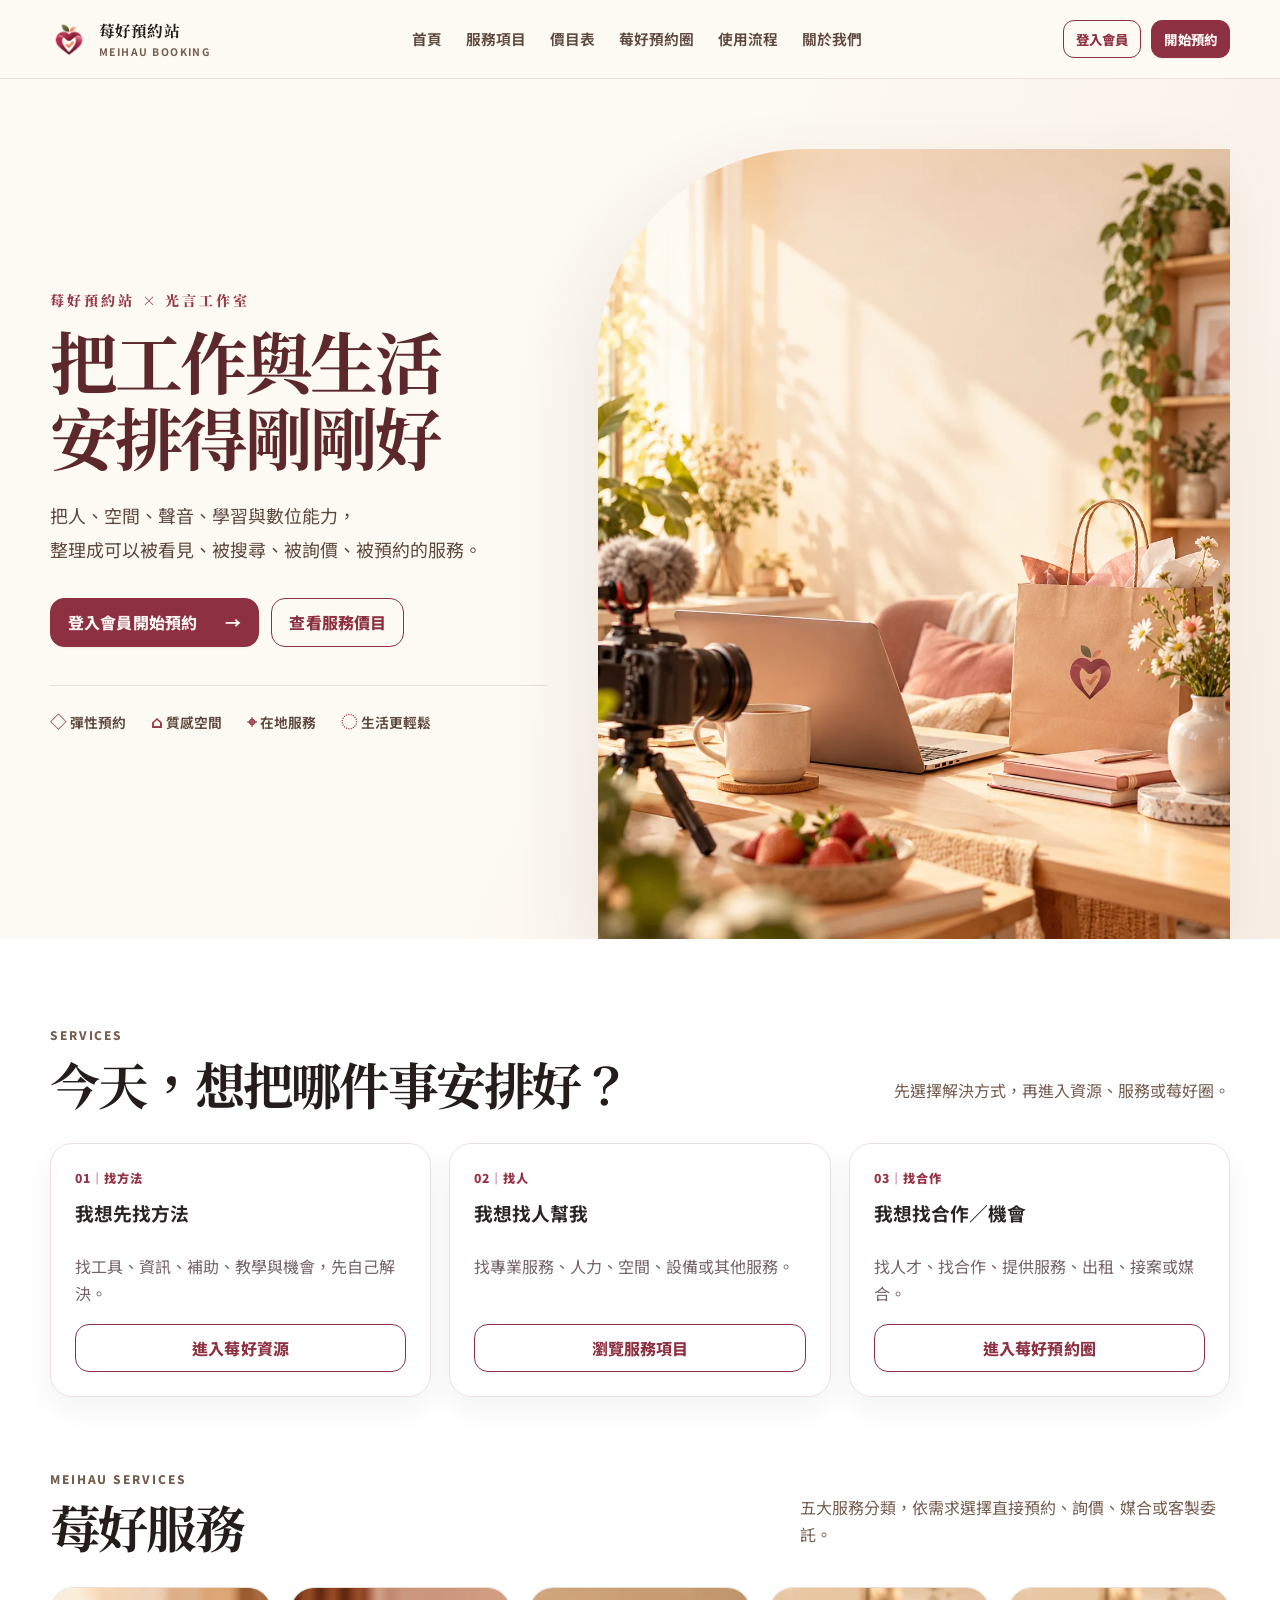
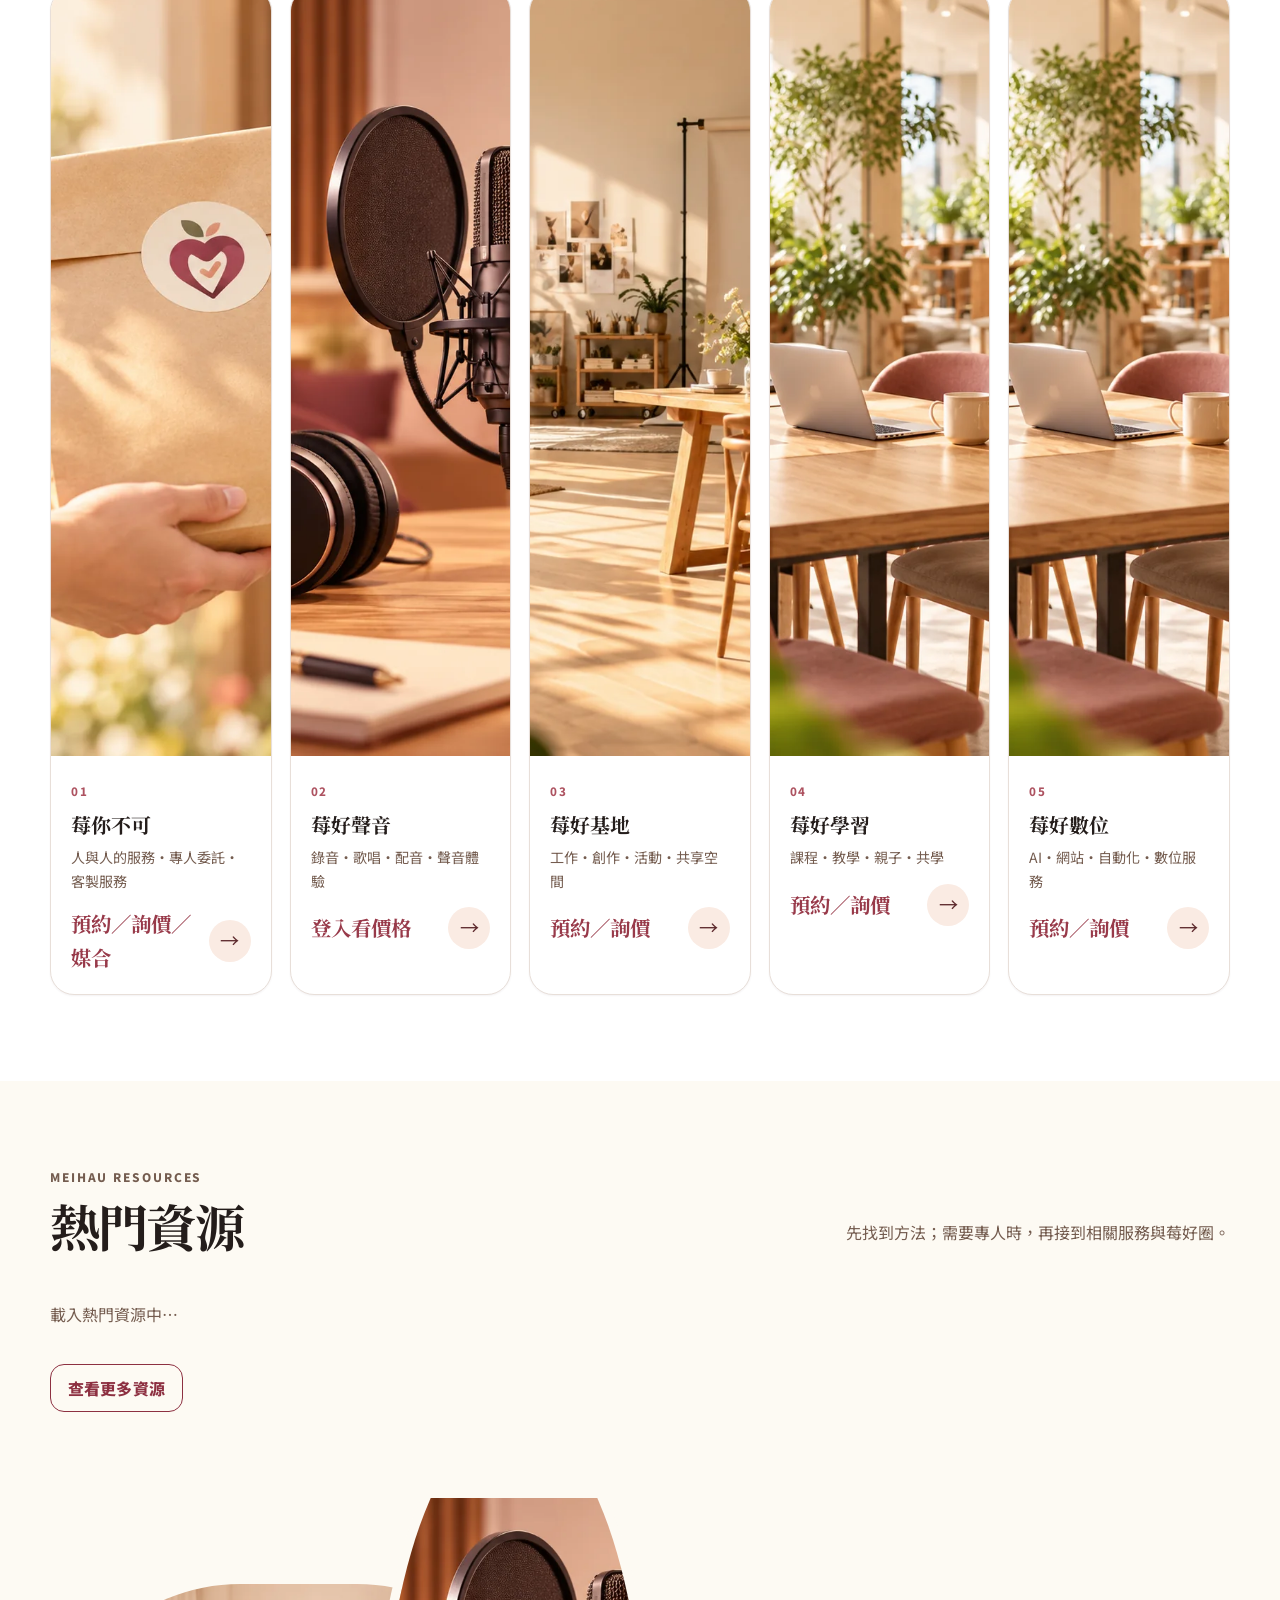
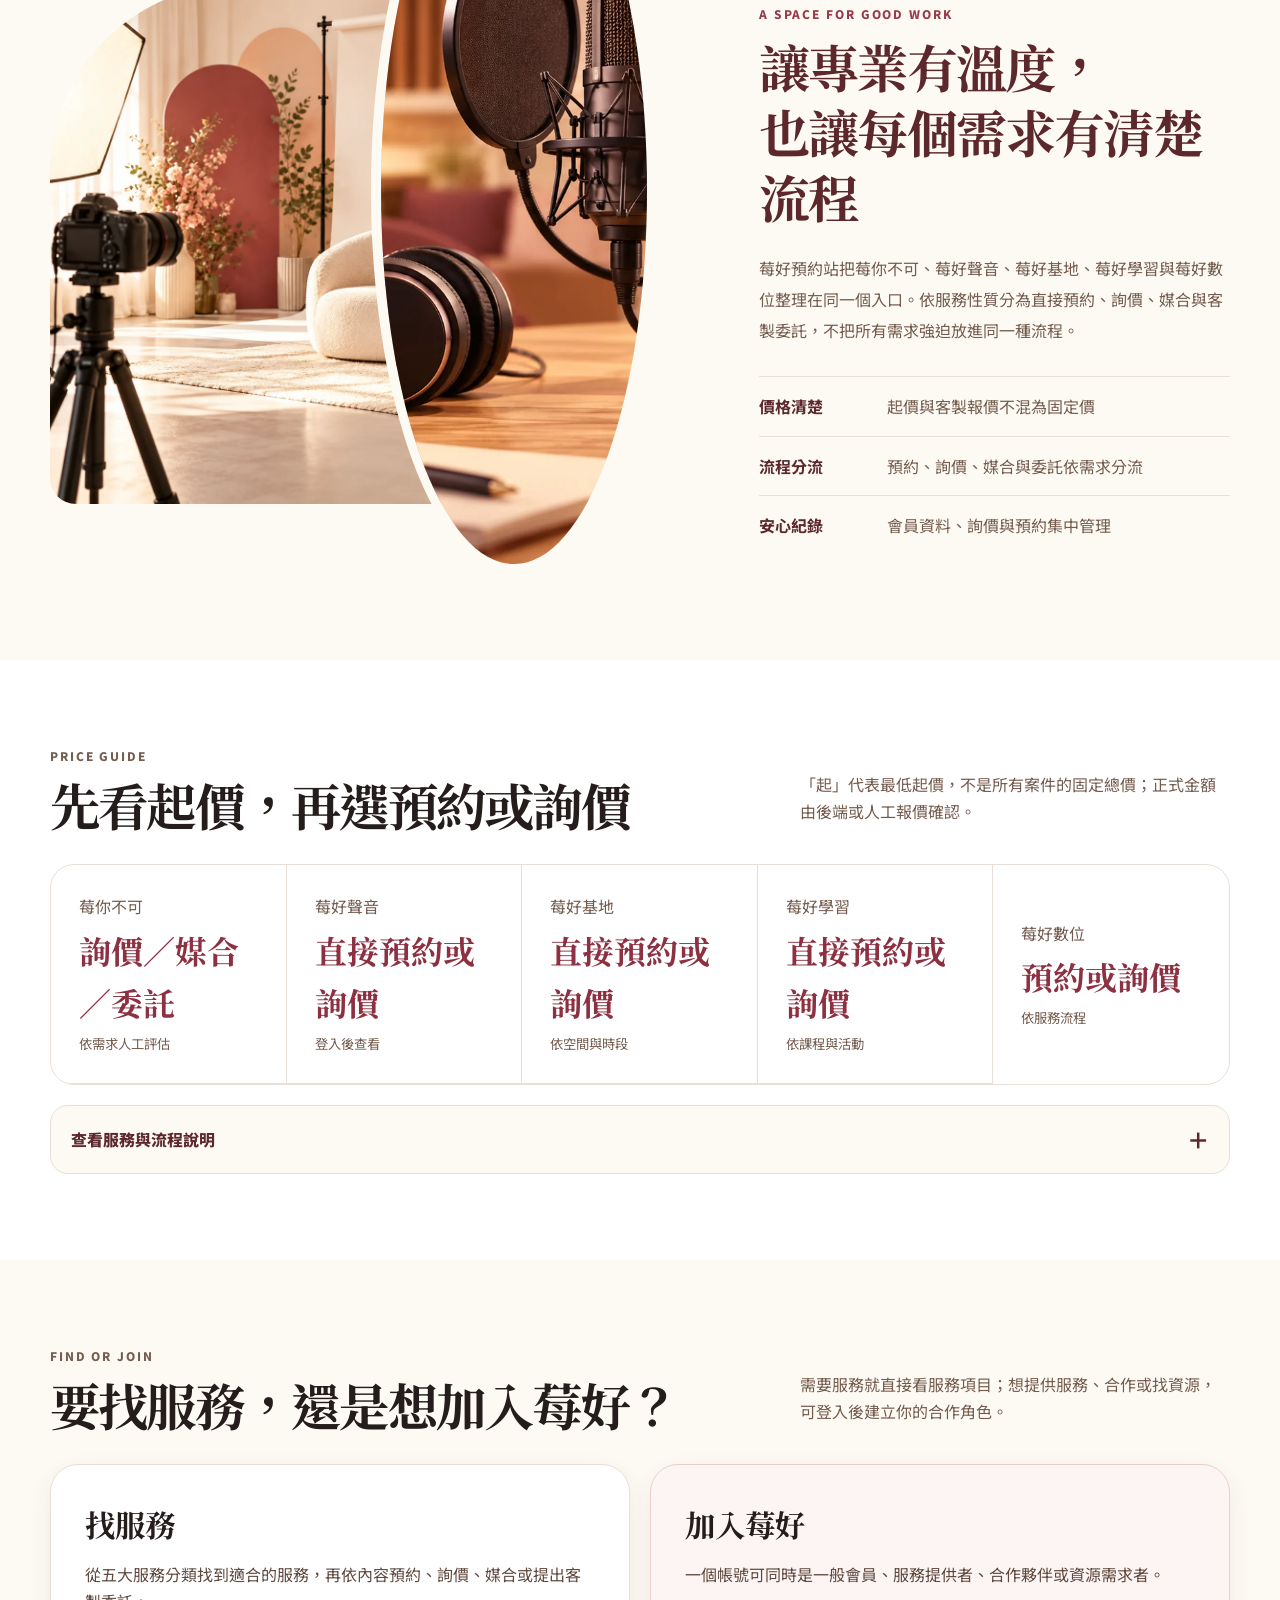
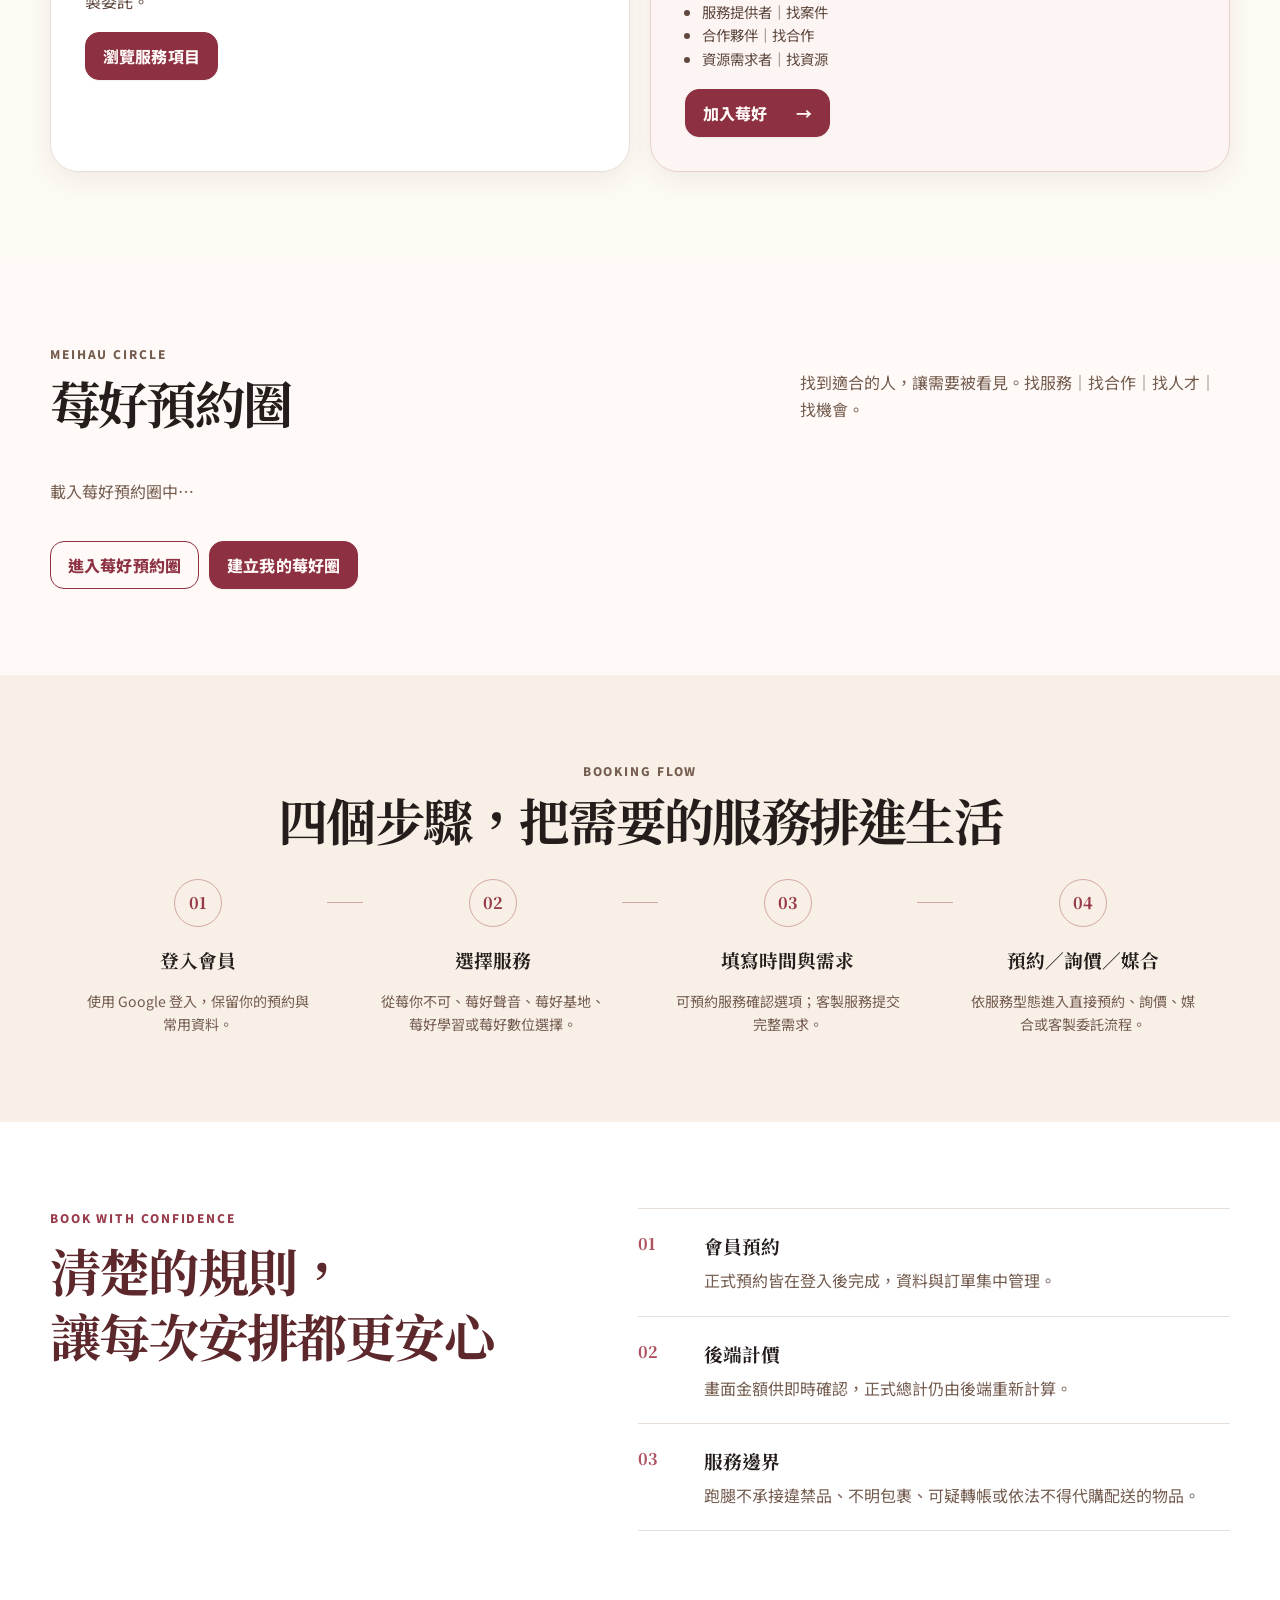
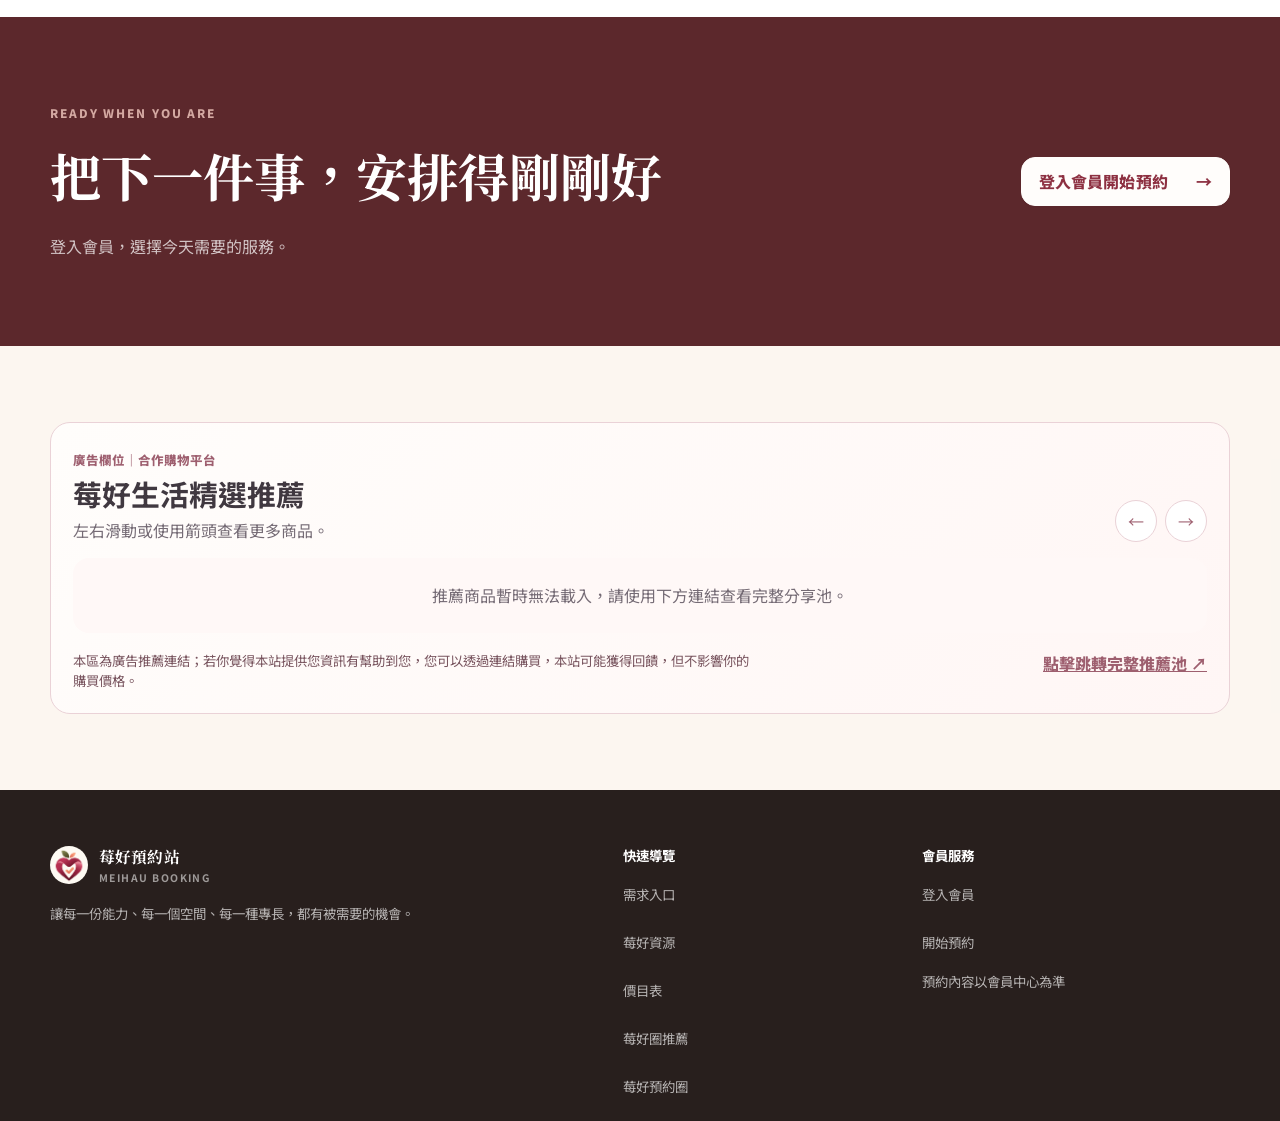
<file: index.html>
<!doctype html>
<html lang="zh-Hant">
  <head>
    <meta charset="utf-8" />
    <meta name="viewport" content="width=device-width,initial-scale=1" />
    <meta name="description" content="莓好預約站：把人、空間、聲音、學習與數位能力，整理成可以被看見、被搜尋、被詢價、被預約的服務。" />
    <title>莓好預約站｜把工作與生活安排得剛剛好</title>
    <link rel="icon" href="assets/ui-v2/logo-icon.png" type="image/png" />
    <link rel="preconnect" href="https://fonts.googleapis.com" />
    <link rel="preconnect" href="https://fonts.gstatic.com" crossorigin />
    <link href="https://fonts.googleapis.com/css2?family=Noto+Sans+TC:wght@400;500;600;700;800&family=Noto+Serif+TC:wght@600;700;800&display=swap" rel="stylesheet" />
    <link rel="stylesheet" href="platform.css?v=20261010-notifications" />
    <link rel="stylesheet" href="assets/affiliate/affiliate-carousel.css" />
    <script defer src="assets/affiliate/affiliate-carousel.config.js"></script>
    <script defer src="assets/affiliate/affiliate-carousel.js"></script>
    <script src="config.js"></script>
    <script defer src="platform.js?v=20261010-notifications"></script>
  </head>
  <body data-page="public">
    <header class="topbar">
      <div class="container topbar-inner">
        <a class="brand" href="#top" aria-label="莓好預約站首頁">
          <span class="brand-mark" aria-hidden="true"><img src="assets/ui-v2/logo-icon.png" alt="" width="1254" height="1254" /></span>
          <span><strong>莓好預約站</strong><small>MEIHAU BOOKING</small></span>
        </a>
        <nav class="nav" aria-label="主要導覽">
          <a href="#top">首頁</a><a href="#services">服務項目</a><a href="#pricing">價目表</a><a href="match.html?v=20261008-resource-circle">莓好預約圈</a><a href="#process">使用流程</a><a href="#about">關於我們</a>
        </nav>
        <div class="header-actions">
          <a class="btn ghost small desktop-login" href="member.html" data-login>登入會員</a>
          <a class="btn small" href="member.html" data-login>開始預約</a>
          <details class="mobile-menu">
            <summary aria-label="開啟導覽選單"><span></span><span></span><span></span></summary>
            <nav aria-label="行動版導覽">
              <a href="#top">首頁</a><a href="#services">服務項目</a><a href="#pricing">價目表</a><a href="match.html?v=20261008-resource-circle">莓好預約圈</a><a href="#process">使用流程</a><a href="#about">關於我們</a><a href="member.html" data-login>登入會員開始預約</a>
            </nav>
          </details>
        </div>
      </div>
    </header>

    <main>
      <section class="hero hero-v2" id="top">
        <div class="container hero-v2-grid">
          <div class="hero-copy">
            <p class="eyebrow">莓好預約站 × 光言工作室</p>
            <h1>把工作與生活<br />安排得剛剛好</h1>
            <p class="lead">把人、空間、聲音、學習與數位能力，<br class="desktop-only" />整理成可以被看見、被搜尋、被詢價、被預約的服務。</p>
            <div class="actions">
              <a class="btn btn-arrow" href="member.html" data-login>登入會員開始預約 <span aria-hidden="true">→</span></a>
              <a class="btn ghost" href="#pricing">查看服務價目</a>
            </div>
            <ul class="hero-benefits" aria-label="服務特色">
              <li><span aria-hidden="true">◇</span> 彈性預約</li>
              <li><span aria-hidden="true">⌂</span> 質感空間</li>
              <li><span aria-hidden="true">⌖</span> 在地服務</li>
              <li><span aria-hidden="true">◌</span> 生活更輕鬆</li>
            </ul>
          </div>
          <picture class="hero-media">
            <source media="(max-width: 620px)" srcset="assets/ui-v2/hero-mobile.webp" />
            <img src="assets/ui-v2/hero-desktop.webp" alt="自然光工作室裡的筆電、Podcast 麥克風與攝影設備" width="1536" height="1024" fetchpriority="high" />
          </picture>
        </div>
      </section>

      <section class="section services-section" id="services">
        <div class="container">
          <div class="section-head section-head-row">
            <div><p class="eyebrow">SERVICES</p><h2>今天，想把哪件事安排好？</h2></div>
            <p>先選擇解決方式，再進入資源、服務或莓好圈。</p>
          </div>
          <div class="need-path-grid" aria-label="需求解決入口">
            <article class="need-path-card"><span>01｜找方法</span><h3>我想先找方法</h3><p>找工具、資訊、補助、教學與機會，先自己解決。</p><a class="btn ghost" href="resources.html">進入莓好資源</a></article>
            <article class="need-path-card"><span>02｜找人</span><h3>我想找人幫我</h3><p>找專業服務、人力、空間、設備或其他服務。</p><a class="btn ghost" href="#serviceCatalog">瀏覽服務項目</a></article>
            <article class="need-path-card"><span>03｜找合作</span><h3>我想找合作／機會</h3><p>找人才、找合作、提供服務、出租、接案或媒合。</p><a class="btn ghost" href="match.html?v=20261008-resource-circle">進入莓好預約圈</a></article>
          </div>
          <div class="section-head section-head-row service-catalog-head" id="serviceCatalog"><div><p class="eyebrow">MEIHAU SERVICES</p><h2>莓好服務</h2></div><p>五大服務分類，依需求選擇直接預約、詢價、媒合或客製委託。</p></div>
          <div class="service-showcase">
            <article class="service-visual-card">
              <img src="assets/ui-v2/service-errand.webp" alt="真人能力與專人協作服務情境" width="1024" height="768" loading="lazy" />
              <div class="service-visual-body"><div><span>01</span><h3>莓你不可</h3><p>人與人的服務・專人委託・客製服務</p></div><div class="service-price"><strong>預約／詢價／媒合</strong></div><a href="member.html" data-login aria-label="查看莓你不可服務">→</a></div>
            </article>
            <article class="service-visual-card">
              <img src="assets/ui-v2/service-podcast.webp" alt="錄音室麥克風與耳機設備" width="1024" height="768" loading="lazy" />
              <div class="service-visual-body"><div><span>02</span><h3>莓好聲音</h3><p>錄音・歌唱・配音・聲音體驗</p></div><div class="service-price"><strong>登入看價格</strong></div><a href="member.html" data-login aria-label="查看莓好聲音服務">→</a></div>
            </article>
            <article class="service-visual-card">
              <img src="assets/ui-v2/service-photo.webp" alt="工作、創作與活動空間" width="1024" height="768" loading="lazy" />
              <div class="service-visual-body"><div><span>03</span><h3>莓好基地</h3><p>工作・創作・活動・共享空間</p></div><div class="service-price"><strong>預約／詢價</strong></div><a href="member.html" data-login aria-label="查看莓好基地服務">→</a></div>
            </article>
            <article class="service-visual-card">
              <img src="assets/ui-v2/service-coworking.webp" alt="課程教學與共學情境" width="1024" height="768" loading="lazy" />
              <div class="service-visual-body"><div><span>04</span><h3>莓好學習</h3><p>課程・教學・親子・共學</p></div><div class="service-price"><strong>預約／詢價</strong></div><a href="member.html" data-login aria-label="查看莓好學習服務">→</a></div>
            </article>
            <article class="service-visual-card">
              <img src="assets/ui-v2/service-coworking.webp" alt="AI 與數位工具服務情境" width="1024" height="768" loading="lazy" />
              <div class="service-visual-body"><div><span>05</span><h3>莓好數位</h3><p>AI・網站・自動化・數位服務</p></div><div class="service-price"><strong>預約／詢價</strong></div><a href="member.html" data-login aria-label="查看莓好數位服務">→</a></div>
            </article>
          </div>
        </div>
      </section>

      <section class="section resources-home-section" id="resources" aria-labelledby="resourcesHomeTitle">
        <div class="container">
          <div class="section-head section-head-row"><div><p class="eyebrow">MEIHAU RESOURCES</p><h2 id="resourcesHomeTitle">熱門資源</h2></div><p>先找到方法；需要專人時，再接到相關服務與莓好圈。</p></div>
          <div id="resourceHomeFeed" class="resource-card-grid" aria-live="polite"><p class="muted">載入熱門資源中…</p></div>
          <div class="matching-home-actions"><a class="btn ghost" href="resources.html">查看更多資源</a></div>
        </div>
      </section>

      <section class="section story-section" id="about">
        <div class="container story-grid">
          <div class="story-collage">
            <img class="story-main" src="assets/ui-v2/space-photo.webp" alt="溫暖自然光下的攝影工作場景" width="1024" height="768" loading="lazy" />
            <img class="story-small" src="assets/ui-v2/service-podcast.webp" alt="錄音設備細節" width="1024" height="768" loading="lazy" />
          </div>
          <div class="story-copy"><p class="eyebrow">A SPACE FOR GOOD WORK</p><h2>讓專業有溫度，<br />也讓每個需求有清楚流程</h2><p>莓好預約站把莓你不可、莓好聲音、莓好基地、莓好學習與莓好數位整理在同一個入口。依服務性質分為直接預約、詢價、媒合與客製委託，不把所有需求強迫放進同一種流程。</p><div class="story-points"><div><strong>價格清楚</strong><span>起價與客製報價不混為固定價</span></div><div><strong>流程分流</strong><span>預約、詢價、媒合與委託依需求分流</span></div><div><strong>安心紀錄</strong><span>會員資料、詢價與預約集中管理</span></div></div></div>
        </div>
      </section>

      <section class="section pricing-summary" id="pricing">
        <div class="container">
          <div class="section-head section-head-row"><div><p class="eyebrow">PRICE GUIDE</p><h2>先看起價，再選預約或詢價</h2></div><p>「起」代表最低起價，不是所有案件的固定總價；正式金額由後端或人工報價確認。</p></div>
          <div class="price-summary-grid">
            <article><span>莓你不可</span><strong>詢價／媒合／委託</strong><small>依需求人工評估</small></article>
            <article><span>莓好聲音</span><strong>直接預約或詢價</strong><small>登入後查看</small></article>
            <article><span>莓好基地</span><strong>直接預約或詢價</strong><small>依空間與時段</small></article>
            <article><span>莓好學習</span><strong>直接預約或詢價</strong><small>依課程與活動</small></article>
            <article><span>莓好數位</span><strong>預約或詢價</strong><small>依服務流程</small></article>
          </div>
          <details class="pricing-details">
            <summary>查看服務與流程說明 <span aria-hidden="true">＋</span></summary>
            <div class="pricing-groups">
              <div><h3>直接預約</h3><ul><li>空間、錄音與課程 <strong>依時段預約</strong></li><li>固定價格服務 <strong>後端計價</strong></li></ul></div>
              <div><h3>詢價</h3><ul><li>手寫、AI 與網站製作 <strong>依需求評估</strong></li><li>客製設計 <strong>人工報價</strong></li></ul></div>
              <div><h3>媒合</h3><ul><li>莓你不可與專人服務 <strong>依需求媒合</strong></li><li>活動、跑腿與陪伴 <strong>人工確認</strong></li></ul></div>
              <div><h3>客製委託</h3><ul><li>代手寫、手作與客製內容 <strong>依內容評估</strong></li><li>數位製作 <strong>依需求報價</strong></li></ul></div>
            </div>
            <p class="muted">未定價加購不會自行加入訂單金額；客製服務必須先完成詢價與人工確認。</p>
          </details>
        </div>
      </section>

      <section class="section entry-section" id="join">
        <div class="container">
          <div class="section-head section-head-row"><div><p class="eyebrow">FIND OR JOIN</p><h2>要找服務，還是想加入莓好？</h2></div><p>需要服務就直接看服務項目；想提供服務、合作或找資源，可登入後建立你的合作角色。</p></div>
          <div class="entry-grid">
            <article class="entry-card">
              <h3>找服務</h3>
              <p>從五大服務分類找到適合的服務，再依內容預約、詢價、媒合或提出客製委託。</p>
              <a class="btn" href="#services">瀏覽服務項目</a>
            </article>
            <article class="entry-card join">
              <h3>加入莓好</h3>
              <p>一個帳號可同時是一般會員、服務提供者、合作夥伴或資源需求者。</p>
              <ul class="entry-list"><li>服務提供者｜找案件</li><li>合作夥伴｜找合作</li><li>資源需求者｜找資源</li></ul>
              <a class="btn btn-arrow" href="member.html?mode=member#roles" data-join>加入莓好 <span aria-hidden="true">→</span></a>
            </article>
          </div>
        </div>
      </section>

      <section class="section matching-home-section" id="matching" aria-labelledby="matchingHomeTitle">
        <div class="container">
          <div class="section-head section-head-row">
            <div><p class="eyebrow">MEIHAU CIRCLE</p><h2 id="matchingHomeTitle">莓好預約圈</h2></div>
            <p>找到適合的人，讓需要被看見。找服務｜找合作｜找人才｜找機會。</p>
          </div>
          <div id="matchingHomeFeed" class="matching-feed-grid" aria-live="polite"><p class="muted">載入莓好預約圈中…</p></div>
          <div class="matching-home-actions"><a class="btn ghost" href="match.html?v=20261008-resource-circle">進入莓好預約圈</a><a class="btn" href="member.html?mode=member#matching-profile" data-join>建立我的莓好圈</a></div>
        </div>
      </section>

      <section class="section process-section" id="process">
        <div class="container"><div class="section-head centered"><p class="eyebrow">BOOKING FLOW</p><h2>四個步驟，把需要的服務排進生活</h2></div><ol class="process-list"><li><span>01</span><div><h3>登入會員</h3><p>使用 Google 登入，保留你的預約與常用資料。</p></div></li><li><span>02</span><div><h3>選擇服務</h3><p>從莓你不可、莓好聲音、莓好基地、莓好學習或莓好數位選擇。</p></div></li><li><span>03</span><div><h3>填寫時間與需求</h3><p>可預約服務確認選項；客製服務提交完整需求。</p></div></li><li><span>04</span><div><h3>預約／詢價／媒合</h3><p>依服務型態進入直接預約、詢價、媒合或客製委託流程。</p></div></li></ol></div>
      </section>

      <section class="section assurance-section" id="rules">
        <div class="container assurance-grid"><div><p class="eyebrow">BOOK WITH CONFIDENCE</p><h2>清楚的規則，<br />讓每次安排都更安心</h2></div><div class="assurance-items"><article><span>01</span><div><h3>會員預約</h3><p>正式預約皆在登入後完成，資料與訂單集中管理。</p></div></article><article><span>02</span><div><h3>後端計價</h3><p>畫面金額供即時確認，正式總計仍由後端重新計算。</p></div></article><article><span>03</span><div><h3>服務邊界</h3><p>跑腿不承接違禁品、不明包裹、可疑轉帳或依法不得代購配送的物品。</p></div></article></div></div>
      </section>

      <section class="section final-cta"><div class="container final-cta-inner"><div><p class="eyebrow">READY WHEN YOU ARE</p><h2>把下一件事，安排得剛剛好</h2><p>登入會員，選擇今天需要的服務。</p></div><a class="btn light btn-arrow" href="member.html" data-login>登入會員開始預約 <span aria-hidden="true">→</span></a></div></section>
    </main>

    <section class="affiliate-strip" aria-label="合作購物平台推薦">
      <div data-affiliate-carousel data-storefront-url="https://collshp.com/sberrychang?view=storefront" data-theme="all" data-limit="12" data-site-style="meihau-booking"></div>
    </section>

    <footer class="footer footer-v2">
      <div class="container footer-grid">
        <div><a class="brand" href="#top"><span class="brand-mark" aria-hidden="true"><img src="assets/ui-v2/logo-icon.png" alt="" width="1254" height="1254" /></span><span><strong>莓好預約站</strong><small>MEIHAU BOOKING</small></span></a><p>讓每一份能力、每一個空間、每一種專長，都有被需要的機會。</p></div>
        <nav aria-label="頁尾導覽"><strong>快速導覽</strong><a href="#services">需求入口</a><a href="resources.html">莓好資源</a><a href="#pricing">價目表</a><a href="#matching">莓好圈推薦</a><a href="match.html?v=20261008-resource-circle">莓好預約圈</a><a href="#process">使用流程</a><a href="#serviceCatalog">找服務</a><a href="member.html?mode=member#roles" data-join>加入莓好</a></nav>
        <div><strong>會員服務</strong><a href="member.html" data-login>登入會員</a><a href="member.html" data-login>開始預約</a><span>預約內容以會員中心為準</span></div>
      </div>
      <div class="container footer-bottom"><span>© 莓好預約站 × 光言工作室</span><span>以溫度，安排每一件重要的小事</span></div>
    </footer>
  </body>
</html>
</file>
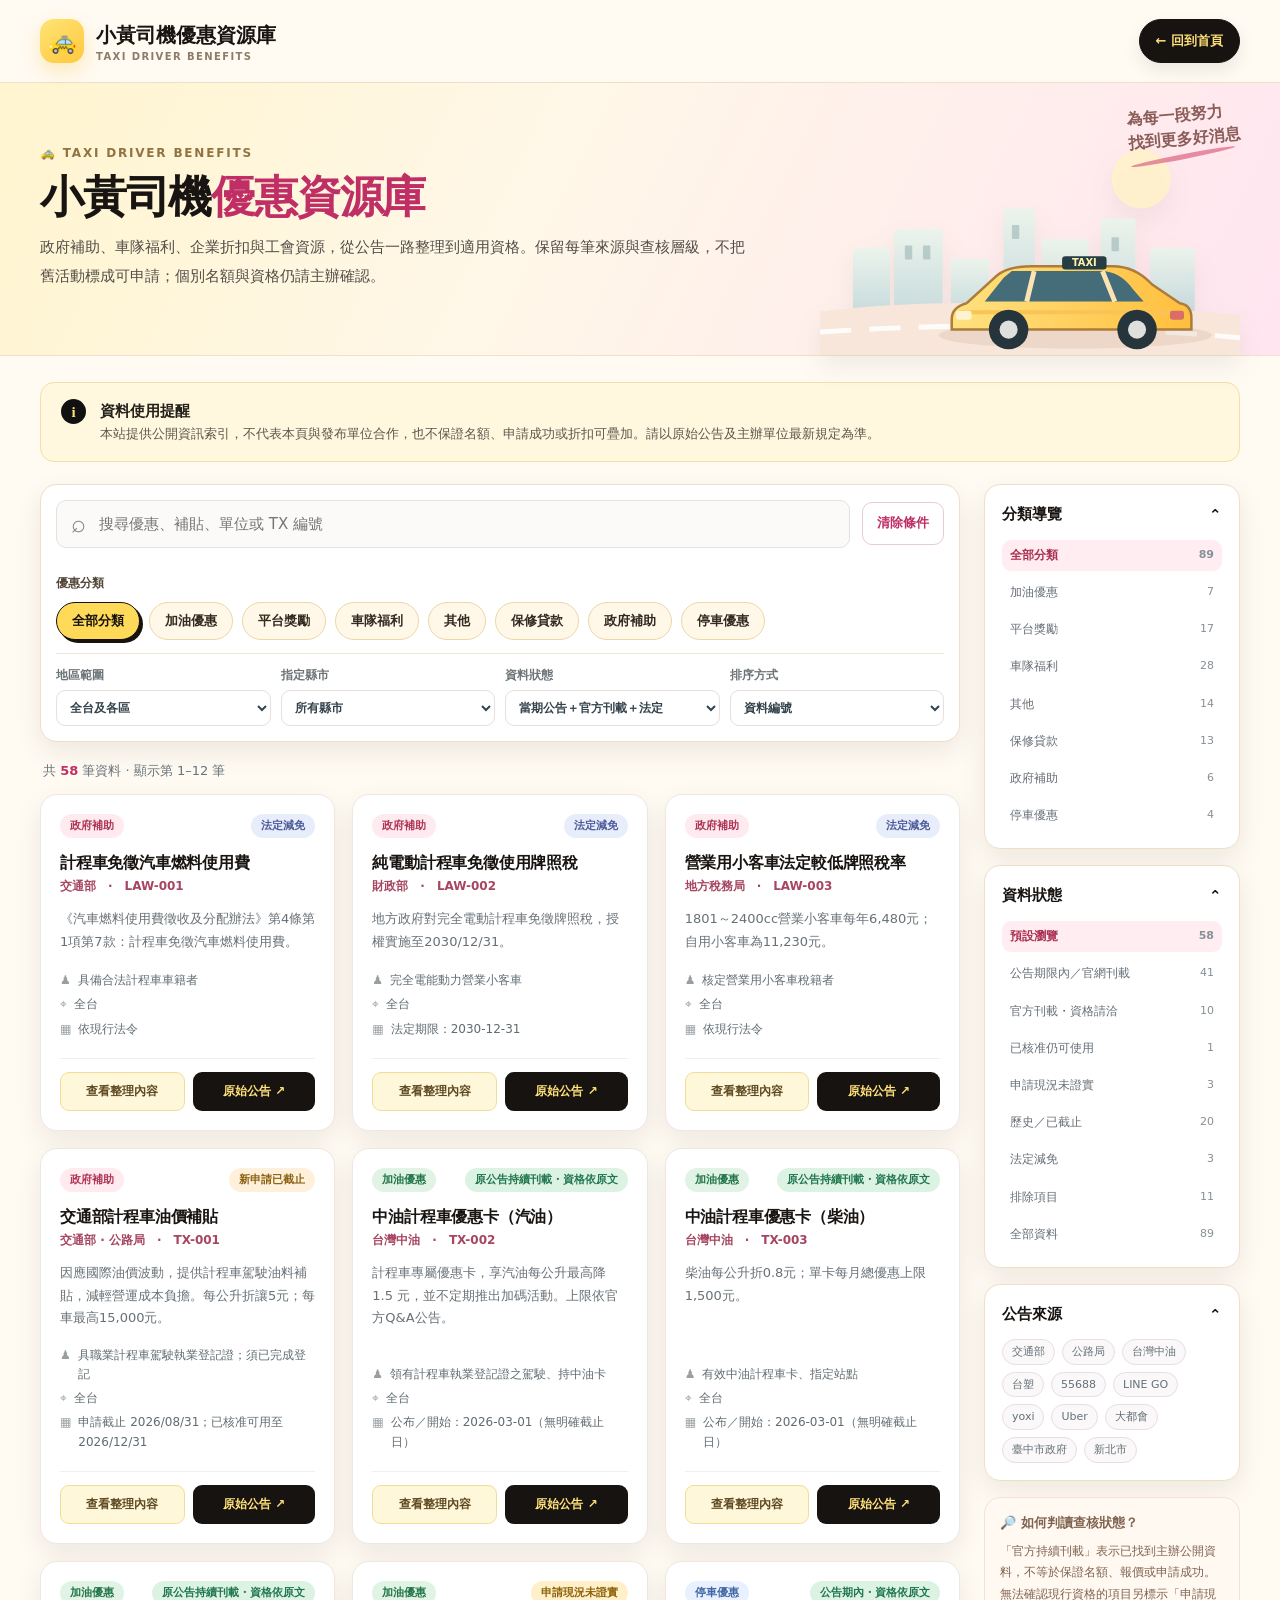
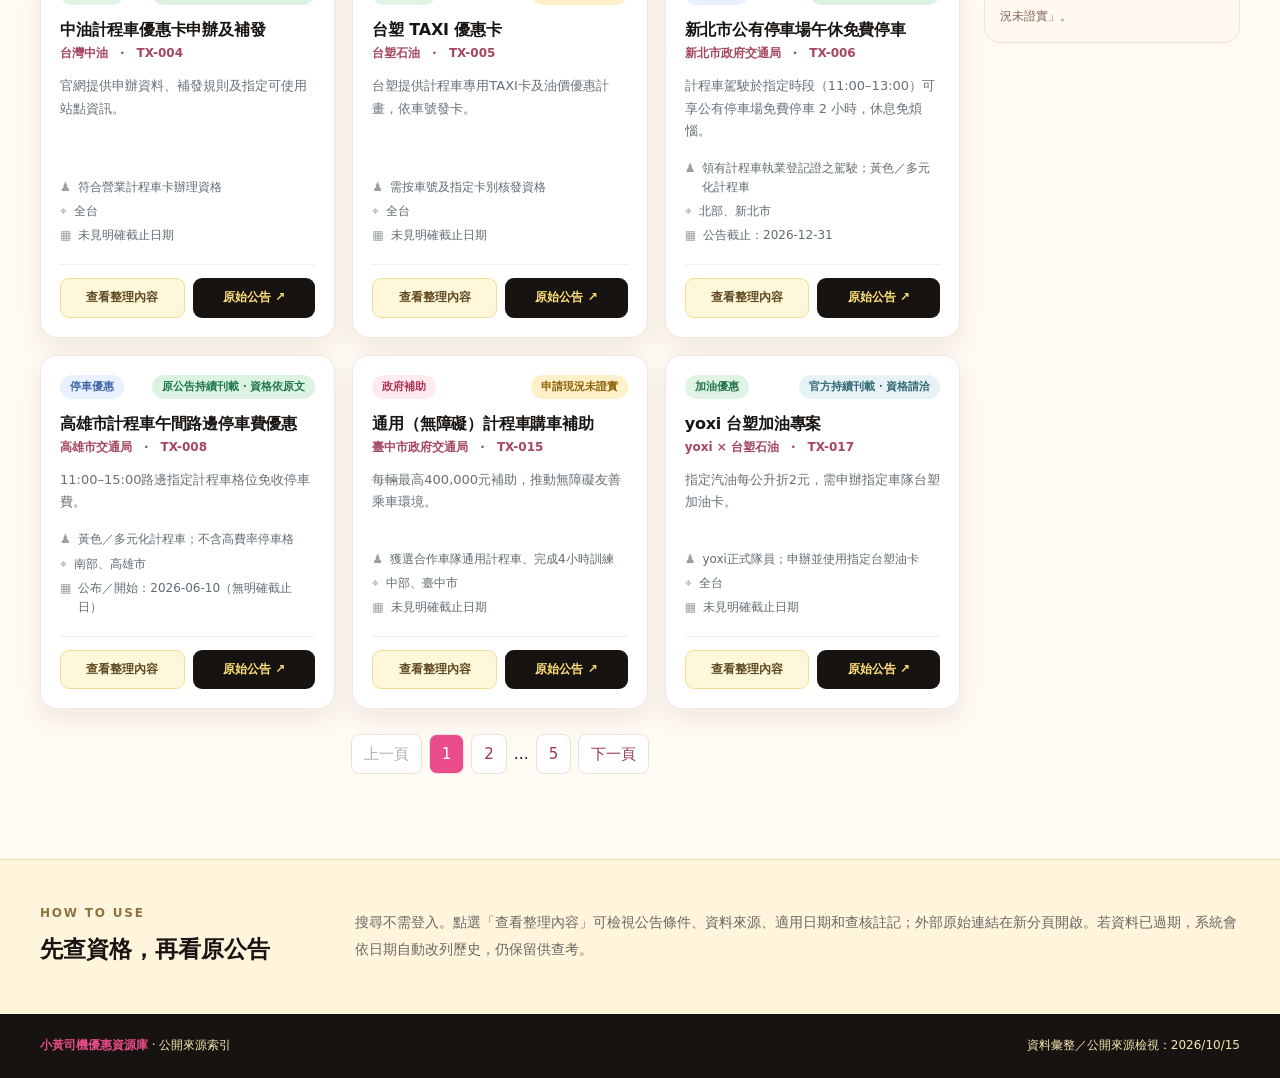
<file: taxi-benefits/index.html>
<!doctype html>
<html lang="zh-Hant">
<head>
  <meta charset="utf-8">
  <meta name="viewport" content="width=device-width,initial-scale=1">
  <meta name="color-scheme" content="light">
  <meta name="description" content="整合台灣政府、車隊、企業與工會已公開的小黃司機優惠。每筆提供原始公告、資格、期限與查核備註。">
  <title>小黃司機優惠資源庫</title>
  
  <style>:root{--pink:#ea4c89;--pink-dark:#bf2f66;--ink:#181411;--muted:#5f5852;--pale:#fff4f8;--line:#eedfc8;--cream:#fffaf1;--green:#2d7b62;--yellow:#f2c94c;--radius:18px;--shadow:0 10px 28px rgba(35,24,18,.08)}*{box-sizing:border-box}html{scroll-behavior:smooth}body{margin:0;background:#fffaf2;color:var(--ink);font:15px/1.6 system-ui,-apple-system,"Microsoft JhengHei","Noto Sans TC",sans-serif}button,input,select{font:inherit}button{cursor:pointer}a{color:inherit}a:focus-visible,button:focus-visible,select:focus-visible,input:focus-visible,summary:focus-visible{outline:3px solid #e497b0;outline-offset:2px}.container{max-width:1440px;margin:0 auto;padding:0 40px}.skip{position:absolute;left:-100vw;top:5px;background:#fff;z-index:999;padding:10px 20px}.skip:focus{left:12px}.sr-only{position:absolute;width:1px;height:1px;overflow:hidden;clip:rect(0,0,0,0);white-space:nowrap}.build-strip{background:#2f3840;color:#f8f6f5;font-size:12px}.build-strip .container{min-height:35px;display:flex;align-items:center;gap:14px;flex-wrap:wrap}.build-mark{background:#ffe4b2;color:#714815;border-radius:4px;padding:1px 8px;font-weight:800}.site-header{position:relative;z-index:10;background:#fffaf2;border-bottom:1px solid var(--line)}.header-inner{min-height:82px;display:flex;align-items:center;justify-content:space-between;gap:24px}.brand{text-decoration:none;display:flex;align-items:center;gap:12px;font-size:20px;font-weight:900;color:var(--ink);white-space:nowrap}.brand-symbol{width:44px;height:44px;border-radius:14px;display:grid;place-items:center;color:#2d241e;background:linear-gradient(145deg,#ffe375,#ffc83d);font-size:23px;box-shadow:0 8px 18px rgba(242,201,76,.32)}.brand small{display:block;line-height:1.2;font-size:10px;letter-spacing:1.4px;font-weight:800;color:#8b7d69}.site-header nav{display:flex;align-items:center;gap:26px;height:100%}.site-header nav a{text-decoration:none;color:#657078;font-size:14px;font-weight:650;display:flex;align-items:center;height:100%;border-bottom:3px solid transparent}.site-header nav a.active,.site-header nav a:hover{color:var(--pink);border-color:var(--pink)}.header-state{margin-left:auto;background:#f6f2ef;border:1px solid #e7ded9;padding:8px 13px;font-size:12px;border-radius:50px;color:#7f7671}.home-back{text-decoration:none;display:inline-flex;align-items:center;gap:8px;background:#171310;color:#ffe07a;border:1px solid #171310;padding:11px 16px;border-radius:999px;font-size:13px;font-weight:850;box-shadow:0 8px 18px rgba(0,0,0,.08)}.home-back:hover{background:#2b241f}.solo-header .header-inner{justify-content:space-between}.solo-header nav,.solo-header .header-state{display:none}.hero{background:linear-gradient(116deg,#fff5cf 0%,#fff7e8 42%,#ffe5f0 100%);border-bottom:1px solid #f1e1c8}.hero-inner{min-height:248px;display:grid;grid-template-columns:minmax(0,1fr) 420px;align-items:center;gap:30px}.hero-copy{padding:22px 0 25px}.eyebrow{font-size:12px;letter-spacing:1.8px;font-weight:900;color:#8f7440;margin:0 0 7px}.hero h1{font-size:clamp(31px,3.45vw,49px);margin:3px 0 8px;letter-spacing:-1.2px;line-height:1.24}.hero h1 span{color:var(--pink-dark)}.hero-summary{max-width:710px;color:#534d48;font-size:15px;line-height:1.95;margin:0}.hero-scene{height:100%;min-height:272px;position:relative;display:flex;align-items:flex-end}.city-scene{width:100%;max-height:260px;align-self:flex-end;filter:drop-shadow(0 12px 12px rgba(76,71,62,.08))}.scene-caption{position:absolute;top:20px;right:0;z-index:1;color:#8b5d58;font-size:16px;line-height:1.5;font-weight:800;transform:rotate(-5deg)}.scene-caption span{display:block;width:95%;height:5px;background:rgba(213,77,113,.6);border-radius:100%;transform:rotate(-6deg);margin-top:3px}.page-main{padding-top:26px;padding-bottom:60px}.notice{display:flex;gap:14px;background:#fff8df;border:1px solid #f4dfa4;border-radius:14px;padding:16px 20px;margin:0 0 22px}.notice-icon{display:grid;place-items:center;align-self:flex-start;background:#111;color:#ffe17a;border-radius:100%;width:25px;height:25px;font-weight:800;font-family:serif}.notice strong{display:block;color:#24201a;margin-bottom:1px}.notice p{margin:0;color:#5f564d;font-size:13px}.workspace{display:grid;grid-template-columns:minmax(0,1fr) 256px;gap:24px}.main-col{min-width:0}.filter-box{background:white;border:1px solid var(--line);border-radius:17px;box-shadow:var(--shadow);padding:15px}.searchline{display:flex;align-items:center;gap:12px}.search-wrap{position:relative;flex:1}.search-wrap span{position:absolute;left:15px;top:4px;color:#7c858d;font-size:25px}.search-wrap input{width:100%;border:1px solid #e4e2e0;border-radius:10px;background:#fbfaf9;padding:11px 16px 11px 42px;outline:none}.search-wrap input:focus{border-color:#df9aae;box-shadow:0 0 0 3px #fceaf0}.reset{background:white;border:1px solid #e8cbd3;color:var(--pink-dark);border-radius:10px;padding:10px 14px;font-size:13px;font-weight:750;white-space:nowrap}.reset:hover{background:#fff2f5}.category-filter{margin-top:14px;padding:12px 0 13px;border-bottom:1px solid #f0e6d6}.category-filter-title{display:block;color:#534737;font-size:12px;font-weight:850;margin-bottom:9px}.category-chip-list{display:flex;flex-wrap:wrap;gap:9px}.category-chip{border:1px solid #ecd7a5;background:#fff8e9;border-radius:999px;color:#332b21;padding:9px 15px;line-height:1.2;font-size:13px;font-weight:800;min-height:38px;transition:background .15s,border-color .15s,box-shadow .15s}.category-chip:hover{background:#ffedbd;border-color:#f2ca63}.category-chip[aria-pressed="true"]{color:#16110e;background:#ffd958;border-color:#16110e;box-shadow:3px 3px 0 #17120e}.category-chip:focus-visible{outline:3px solid #e75c91;outline-offset:3px}.filterline{display:grid;grid-template-columns:repeat(4,minmax(0,1fr));gap:10px;margin-top:12px}.filterline label{font-size:12px;font-weight:750;color:#6d7478}.filterline select{display:block;margin-top:5px;width:100%;min-width:0;padding:9px 26px 9px 9px;border:1px solid #e5e0de;border-radius:9px;color:#34434c;background:#fff;font-size:12px}.results{display:flex;justify-content:space-between;align-items:center;gap:10px;margin:19px 3px 12px;font-size:13px;color:#69737a}.results p{margin:0}.results strong{font-weight:900;color:var(--pink-dark)}.results #activeConditions{white-space:nowrap;overflow:hidden;text-overflow:ellipsis;max-width:60%}.benefit-grid{display:grid;grid-template-columns:repeat(3,minmax(0,1fr));gap:17px}.card{background:white;border:1px solid #eee7e4;box-shadow:var(--shadow);border-radius:17px;padding:19px;display:flex;flex-direction:column;min-height:337px;transition:transform .17s,box-shadow .17s}.card:hover{transform:translateY(-2px);box-shadow:0 11px 28px rgba(84,57,52,.10)}.card-top{display:flex;align-items:center;justify-content:space-between;gap:6px}.pill{border:1px solid transparent;border-radius:100px;padding:2px 9px;font-size:11px;font-weight:850;line-height:1.65;white-space:nowrap}.pill.gov{background:#ffeaf0;color:#ad3555}.pill.gas{background:#e1f3e5;color:#23754a}.pill.parking{background:#e9f0ff;color:#4168a6}.pill.fleet{background:#ebedff;color:#5d5fb3}.pill.bonus{background:#f2eafa;color:#8555b3}.pill.repair{background:#e9f4f4;color:#346c73}.pill.other{background:#f3eee9;color:#76634e}.pill.available{background:#dcf3e3;color:#20764d}.pill.published{background:#e6f2f5;color:#336875}.pill.pending{background:#fff0c9;color:#8e610a}.pill.closed{background:#eeeff1;color:#687078}.pill.limited{background:#fff0db;color:#8b610f}.pill.law{background:#e7edfa;color:#4c5a99}.pill.excluded{background:#ffe4e4;color:#9e3535}.card h3{font-size:16px;letter-spacing:-.2px;line-height:1.45;margin:13px 0 3px}.card-provider{font-size:12px;color:#a64661;font-weight:750}.card-desc{color:#687177;font-size:13px;line-height:1.7;margin:12px 0;display:-webkit-box;-webkit-line-clamp:3;-webkit-box-orient:vertical;overflow:hidden}.card-details{margin-top:auto;color:#606c71;font-size:12px}.card-details p{display:flex;gap:7px;align-items:flex-start;margin:5px 0}.card-details p span{flex-shrink:0;opacity:.65}.card-details p em{font-style:normal;overflow-wrap:anywhere}.card-actions{display:flex;gap:8px;margin-top:14px;padding-top:13px;border-top:1px solid #f3edeb}.button{border:0;border-radius:9px;font-weight:800;padding:9px 12px;font-size:12px;text-align:center;text-decoration:none;display:inline-flex;gap:6px;align-items:center;justify-content:center}.button.primary{background:#171310;color:#ffe07a}.button.primary:hover{background:#000}.button.secondary{background:#fff7da;color:#5f4a22;border:1px solid #f0de98}.button.secondary:hover{background:#ffefb3}.button.disabled{background:#f3f3f3;color:#888;cursor:not-allowed}.card-actions .button{flex:1;min-width:0}.empty{grid-column:1/-1;background:#fff;border:1px dashed #e7dcd9;border-radius:18px;padding:46px 24px;text-align:center;color:#61717b}.empty h3{color:#34414b}.empty button{margin-top:12px}.sidebar{display:flex;flex-direction:column;gap:16px}.sidebar-panel{border:1px solid var(--line);background:#fff;border-radius:16px;padding:17px;box-shadow:var(--shadow)}.sidebar-panel summary{font-weight:900;cursor:pointer;display:flex;justify-content:space-between;list-style:none;align-items:center}.sidebar-panel summary::-webkit-details-marker{display:none}.sidebar-panel[open] summary>span:last-child{transform:rotate(180deg)}.side-options{display:flex;flex-direction:column;gap:6px;margin-top:14px}.side-option{width:100%;display:flex;justify-content:space-between;gap:10px;background:transparent;border:0;text-align:left;padding:6px 8px;color:#666e76;border-radius:9px;font-size:12px}.side-option:hover{background:#faf4f5}.side-option[aria-pressed="true"]{background:#ffedf2;color:#aa3154;font-weight:850}.side-option small{font-size:11px;color:#879096}.provider-tags{display:flex;flex-wrap:wrap;gap:7px;margin-top:13px}.provider-tag{border:1px solid #e7dfe1;background:#faf8f8;color:#657077;padding:5px 9px;border-radius:100px;font-size:11px;line-height:1.25}.provider-tag[aria-pressed="true"]{border-color:#cd5776;background:#fff0f5;color:#a33456}.sidebar-tip{border:1px solid #f4e2d6;background:#fff9f2;border-radius:16px;padding:15px;color:#80634f}.sidebar-tip strong{display:block;font-size:13px}.sidebar-tip p{font-size:12px;line-height:1.8;margin:7px 0 0}.pager{display:flex;justify-content:center;align-items:center;gap:7px;margin:25px 0}.pager button{background:white;border:1px solid #eadfe1;border-radius:8px;padding:7px 12px;color:#9b3758}.pager button[aria-current="page"]{background:var(--pink);color:#fff}.pager button:disabled{cursor:default;color:#b0b0b0}.bottom-info{background:#fff4dc;border-top:1px solid #eed9a3}.bottom-info>.container{display:grid;grid-template-columns:280px 1fr;gap:35px;align-items:center;padding-top:35px;padding-bottom:38px}.bottom-info h2{margin:0;font-size:23px}.bottom-info p:last-child{color:#6d6766;font-size:14px;line-height:1.9}footer{background:#171310;color:#f6e6b2;font-size:12px}.footer-inner{display:flex;justify-content:space-between;align-items:center;gap:10px;padding-top:22px;padding-bottom:22px}.footer-inner strong{color:var(--pink)}.modal[hidden]{display:none}.modal{position:fixed;inset:0;z-index:100;display:grid;place-items:center;padding:15px}.modal-backdrop{position:absolute;inset:0;background:rgba(37,42,48,.62)}.modal-sheet{position:relative;background:#fff;border-radius:18px;max-width:690px;width:100%;max-height:90vh;overflow-y:auto;box-shadow:0 20px 70px #1115;padding:28px;outline:none}.modal-x{position:absolute;right:15px;top:12px;border:0;background:#f4f1f1;width:36px;height:36px;border-radius:100px;font-size:22px;color:#6d6666}.modal-header{padding-right:35px}.modal-header h2{margin:9px 0 4px;font-size:23px;line-height:1.45}.modal-sub{color:#9f405c;font-size:13px;font-weight:750}.modal-grid{display:grid;grid-template-columns:1fr 1fr;gap:12px}.modal-block{background:#faf8f7;border:1px solid #f0e9e7;border-radius:12px;padding:13px;overflow-wrap:anywhere}.modal-block h3{font-size:12px;margin:0 0 5px;color:#5f6269}.modal-block p{font-size:13px;margin:0;color:#48535a;line-height:1.8}.modal-block.full{grid-column:1/-1}.modal-block.warn{background:#fff8ec;border-color:#f2ddb6}.modal-block.source{background:#f6f9fb}.modal-foot{display:flex;align-items:center;justify-content:space-between;gap:10px;margin-top:17px}.modal-foot small{color:#7c7c81}.source-url{font-size:11px;word-break:break-all;color:#63798b}.modal-list{margin:10px 0 0;display:flex;gap:8px;flex-wrap:wrap}.hidden{display:none!important}@media(max-width:1200px){.container{padding-left:25px;padding-right:25px}.hero-inner{grid-template-columns:1fr 330px}.benefit-grid{grid-template-columns:repeat(2,minmax(0,1fr))}.filterline{grid-template-columns:repeat(3,minmax(0,1fr))}}@media(max-width:900px){.hero-inner{grid-template-columns:1fr}.hero-scene{display:none}.hero-copy{padding:25px 0 31px}.workspace{display:flex;flex-direction:column}.sidebar{order:-1;display:grid;grid-template-columns:repeat(3,minmax(0,1fr));gap:12px}.sidebar-panel{padding:12px}.sidebar-panel:not([open]){padding-bottom:12px}.sidebar-tip{display:none}.filterline{grid-template-columns:repeat(3,minmax(0,1fr))}.header-inner{height:66px}.header-state{display:none}}@media(max-width:640px){.container{padding-left:16px;padding-right:16px}.build-strip .container{min-height:29px;font-size:10px;gap:5px}.brand{font-size:16px}.brand-symbol{width:30px;height:30px}.brand small{font-size:8px}.site-header nav{gap:12px;margin-left:auto}.site-header nav a{font-size:11px}.site-header nav a:nth-child(n+2){display:none}.header-inner{gap:8px}.hero h1{font-size:30px}.hero-summary{font-size:13px}.page-main{padding-top:18px}.notice{padding:12px}.notice p{font-size:12px}.filter-box{padding:12px}.filterline{grid-template-columns:repeat(2,minmax(0,1fr));gap:8px}.filterline label:last-child{grid-column:1/-1}.searchline{gap:8px}.reset{font-size:11px;padding:8px}.sidebar{grid-template-columns:1fr 1fr;gap:8px}.sidebar-panel:last-of-type{grid-column:1/-1}.sidebar-panel{padding:12px}.sidebar-panel summary{font-size:12px}.side-option{font-size:11px}.benefit-grid{grid-template-columns:1fr}.card{min-height:auto}.results{flex-wrap:wrap}.bottom-info>.container{grid-template-columns:1fr;gap:0}.footer-inner{flex-direction:column;text-align:center}.modal-sheet{padding:22px 16px}.modal-grid{grid-template-columns:1fr}.modal-block.full{grid-column:1}.modal-header h2{font-size:20px}.modal-foot{align-items:stretch;flex-direction:column}}
@media(prefers-reduced-motion:reduce){*,*:before,*:after{scroll-behavior:auto!important;transition:none!important;animation:none!important}}
@media (max-width:860px){.brand{font-size:18px;white-space:normal}.home-back{padding:10px 14px;font-size:12px}.header-inner{align-items:flex-start;padding-top:14px;padding-bottom:14px}.hero-inner{grid-template-columns:1fr}.hero-scene{min-height:190px}}@media (max-width:560px){.header-inner{gap:14px;flex-direction:column;align-items:flex-start}.home-back{width:100%;justify-content:center}.brand-symbol{width:40px;height:40px;font-size:21px}}@media(max-width:640px){.category-chip-list{gap:7px}.category-chip{font-size:12px;padding:9px 12px;min-height:38px}}
</style>
  <script>window.__STATIC_CATALOG={"schemaVersion":"2026-10-15.4","compiledAt":"2026-10-15","source":"83筆原始資料完整保留；2026/10/15查核修正TX-050並新增TX-074至TX-079；狀態不保證申請資格","records":[{"id":"TX-001","type":"benefit","categoryUI":"政府補助","catGroup":"政府補助","provider":"交通部 · 公路局","title":"交通部計程車油價補貼","description":"因應國際油價波動，提供計程車駕駛油料補貼，減輕營運成本負擔。每公升折讓5元；每車最高15,000元。","eligibility":"具職業計程車駕駛執業登記證；須已完成登記","regions":["全台"],"startDate":"2026-05-01","endDate":"2026-12-31","statusText":"已截止申請／既有核准可用","statusCategory":"closed","sourceTitle":"公路局2026/08/26公告：最高15,000元及8/31申請截止","sourceUrl":"https://www.thb.gov.tw/News_Content_table.aspx?n=12181&s=303797&sms=14672","reviewNotes":"2026/08/26公路局正式公告每車上限由6,000元加碼至15,000元，新申請於8/31截止；原已核准油價折讓至12/31止。12/31是既有核准使用期限，不是新申請期限。","evidenceTier":"official_page_inspected","reviewedAt":"2026-10-15","sourceType":"官方發布"},{"id":"TX-002","type":"benefit","categoryUI":"加油優惠","catGroup":"加油優惠","provider":"台灣中油","title":"中油計程車優惠卡（汽油）","description":"計程車專屬優惠卡，享汽油每公升最高降 1.5 元，並不定期推出加碼活動。上限依官方Q&A公告。","eligibility":"領有計程車執業登記證之駕駛、持中油卡","regions":["全台"],"startDate":"2026-03-01","endDate":null,"statusText":"現行","statusCategory":"active","sourceTitle":"台灣中油計程車優惠卡官方Q&A","sourceUrl":"https://ws.cpc.com.tw/Download.ashx?n=6KiI56iL6LuK5YSq5oOg5Y2hUUEoMTE1MDMwMSkucGRm&u=LzAwMS9VcGxvYWQvMS9yZWxmaWxlLzAvMzE4MC8yY2U5MDhkMi1hNDdmLTQ5ODItYTkxMS1iYmUxNDA4ZTkzOTYucGRm","reviewNotes":"優惠不得直接假定能與中央補貼重複疊加。","evidenceTier":"prior_source_record","reviewedAt":"2026-10-14","sourceType":"官方發布"},{"id":"TX-003","type":"benefit","categoryUI":"加油優惠","catGroup":"加油優惠","provider":"台灣中油","title":"中油計程車優惠卡（柴油）","description":"柴油每公升折0.8元；單卡每月總優惠上限1,500元。","eligibility":"有效中油計程車卡、指定站點","regions":["全台"],"startDate":"2026-03-01","endDate":null,"statusText":"現行","statusCategory":"active","sourceTitle":"台灣中油計程車優惠卡官方Q&A","sourceUrl":"https://ws.cpc.com.tw/Download.ashx?n=6KiI56iL6LuK5YSq5oOg5Y2hUUEoMTE1MDMwMSkucGRm&u=LzAwMS9VcGxvYWQvMS9yZWxmaWxlLzAvMzE4MC8yY2U5MDhkMi1hNDdmLTQ5ODItYTkxMS1iYmUxNDA4ZTkzOTYucGRm","reviewNotes":"油種適用與配額請依中油當期公告。","evidenceTier":"prior_source_record","reviewedAt":"2026-10-14","sourceType":"官方發布"},{"id":"TX-004","type":"benefit","categoryUI":"加油優惠","catGroup":"加油優惠","provider":"台灣中油","title":"中油計程車優惠卡申辦及補發","description":"官網提供申辦資料、補發規則及指定可使用站點資訊。","eligibility":"符合營業計程車卡辦理資格","regions":["全台"],"startDate":null,"endDate":null,"statusText":"現行","statusCategory":"active","sourceTitle":"中油計程車專案官方申辦頁","sourceUrl":"https://www.cpc.com.tw/cl.aspx?n=3175","reviewNotes":"屬申辦資源，同筆油價優惠不重複計算。","evidenceTier":"official_page_inspected","reviewedAt":"2026-10-15","sourceType":"官方發布"},{"id":"TX-005","type":"benefit","categoryUI":"加油優惠","catGroup":"加油優惠","provider":"台塑石油","title":"台塑 TAXI 優惠卡","description":"台塑提供計程車專用TAXI卡及油價優惠計畫，依車號發卡。","eligibility":"需按車號及指定卡別核發資格","regions":["全台"],"startDate":null,"endDate":null,"statusText":"申請現況未能確認","statusCategory":"pending","sourceTitle":"台塑官方卡別頁","sourceUrl":"https://www.fpcc.com.tw/tw/events/cards","reviewNotes":"複核2026/10/15：台塑官方卡別頁遇到瀏覽器安全驗證，無法確認一般TAXI卡當月實際折價與參與站點；須台塑公告或人工回覆。","checkedAt":"2026-10-15","sourceVerification":"來源或現況仍未能證實","enrollmentStatus":"請先向主辦確認，勿視為開放申請","evidenceTier":"eligibility_unconfirmed","reviewedAt":"2026-10-15","sourceType":"官方發布"},{"id":"TX-006","type":"benefit","categoryUI":"停車優惠","catGroup":"停車優惠","provider":"新北市政府交通局","title":"新北市公有停車場午休免費停車","description":"計程車駕駛於指定時段（11:00–13:00）可享公有停車場免費停車 2 小時，休息免煩惱。","eligibility":"領有計程車執業登記證之駕駛；黃色／多元化計程車","regions":["北部","新北市"],"startDate":"2026-06-01","endDate":"2026-12-31","statusText":"現行","statusCategory":"active","sourceTitle":"新北市政府2026停車措施公告","sourceUrl":"https://www.ntpc.gov.tw/ch/home.jsp?dataserno=d07569a38453747776f02e4217b30a2f&id=e8ca970cde5c00e1","reviewNotes":"依指定場站名單、進出與車牌辨識規則辦理。","evidenceTier":"official_page_inspected","reviewedAt":"2026-10-15","sourceType":"官方發布"},{"id":"TX-007","type":"benefit","categoryUI":"停車優惠","catGroup":"停車優惠","provider":"臺北市公共運輸處","title":"臺北市公有停車場計程車優惠清單","description":"公有停車場特定時段計程車免費停車兩小時（2025年6月公告版140處）。","eligibility":"臺北市公告場站及車種","regions":["北部","臺北市"],"startDate":null,"endDate":null,"statusText":"歷史公告","statusCategory":"closed","sourceTitle":"臺北市公共運輸處停車優惠專頁","sourceUrl":"https://pto.gov.taipei/cp.aspx?n=B9A25112D76CD053","reviewNotes":"【二輪複核】官網為2025/06版140處清單，未取得2026新清單；原寫48處不符，改標為歷史參考。","evidenceTier":"prior_source_record","reviewedAt":"2026-10-14","sourceType":"官方發布"},{"id":"TX-008","type":"benefit","categoryUI":"停車優惠","catGroup":"停車優惠","provider":"高雄市交通局","title":"高雄市計程車午間路邊停車費優惠","description":"11:00–15:00路邊指定計程車格位免收停車費。","eligibility":"黃色／多元化計程車；不含高費率停車格","regions":["南部","高雄市"],"startDate":"2026-06-10","endDate":null,"statusText":"現行","statusCategory":"active","sourceTitle":"高雄市停車管理中心重要資訊","sourceUrl":"https://kpp.tbkc.gov.tw/Bulletin/ImportantInfo","reviewNotes":"僅限符合規定之路邊停車格，並非全高雄市所有停車場。","evidenceTier":"prior_source_record","reviewedAt":"2026-10-14","sourceType":"官方發布"},{"id":"TX-009","type":"benefit","categoryUI":"停車優惠","catGroup":"停車優惠","provider":"臺中市政府","title":"臺中市計程車路邊免費停車舊公告","description":"歷史政策：11:00–13:00路邊計費停車格免收費。","eligibility":"依當年公告規定","regions":["中部","臺中市"],"startDate":null,"endDate":null,"statusText":"歷史公告","statusCategory":"closed","sourceTitle":"台中市府較早期政策原文","sourceUrl":"https://www.taichung.gov.tw/975857/post","reviewNotes":"為早期歷史政策公告，不能據此認定2026年仍有效。","evidenceTier":"prior_source_record","reviewedAt":"2026-10-14","sourceType":"官方發布"},{"id":"TX-010","type":"benefit","categoryUI":"其他","catGroup":"其他","provider":"臺北市公共運輸處","title":"2026計程車駕駛免費健康檢查","description":"每年辦理之臺北市計程車駕駛免費健康檢查，保障運將健康。","eligibility":"臺北市合格計程車駕駛","regions":["北部","臺北市"],"startDate":null,"endDate":"2026-09-22","statusText":"已截止","statusCategory":"closed","sourceTitle":"市府2026/09/22「報名額滿」公告","sourceUrl":"https://english.udd.gov.taipei/News_Content.aspx?n=DD9CEC17A97FBC64&s=B68C27459EEFD33D&sms=72544237BBE4C5F6","reviewNotes":"官方已於2026/09/22公告總名額1,523人已額滿並停止受理。","evidenceTier":"prior_source_record","reviewedAt":"2026-10-14","sourceType":"官方發布"},{"id":"TX-011","type":"benefit","categoryUI":"其他","catGroup":"其他","provider":"新北市計程車駕駛員職業工會","title":"2026新北工會免費健檢資訊","description":"新北市計程車駕駛免費健檢：符合資格可補助全額3,500元或半額1,750元。受理至10/31，名額額滿提前截止。","eligibility":"設籍新北市，持有效職業駕照及計程車駕駛人執業登記證；補助級距依年度參加紀錄及年齡。","regions":["北部","新北市"],"startDate":"2026-04-01","endDate":"2026-10-31","statusText":"官方持續刊載・細節依主辦","statusCategory":"published","sourceTitle":"新北市計程車工會公告","sourceUrl":"https://www.ntpc.gov.tw/ch/home.jsp?dataserno=070cdc7d7f980f923af6e3ccda18012c&id=e8ca970cde5c00e1","reviewNotes":"2026年新北市政府公告受理日期至10/31；名額額滿得提前截止。官方已公開3,500元全額／1,750元半額補助資格，但即時剩餘名額無公開保證。","checkedAt":"2026-10-15","sourceVerification":"官方原始公告已核對","enrollmentStatus":"須符合主辦指定資格及當期名額","evidenceTier":"official_page_inspected","reviewedAt":"2026-10-15","sourceType":"官方發布"},{"id":"TX-012","type":"benefit","categoryUI":"其他","catGroup":"其他","provider":"交通部公路局","title":"公路局計程車駕駛及子女獎學金","description":"高中職4,000元；專科5,000元；大學8,000元。","eligibility":"非直轄市地區的合法計程車駕駛本人或子女，須符合法定年資與成績門檻，親送所屬監理站。","regions":["基隆市","新竹市","嘉義市","新竹縣","苗栗縣","彰化縣","南投縣","雲林縣","嘉義縣","屏東縣","宜蘭縣","花蓮縣","臺東縣","澎湖縣","金門縣","連江縣"],"startDate":"2026-09-15","endDate":"2026-10-15","statusText":"公告期內或官網明載","statusCategory":"active","sourceTitle":"我的E政府申辦服務／交通部公路局","sourceUrl":"https://www.thb.gov.tw/News_Content_Table.aspx?n=7839&s=304095","reviewNotes":"2026/09/14公路局監理所公告受理至2026/10/15；僅非直轄市轄區，應於受理時間內親送監理站（部分監理站公告10/15 18:00截止）。","checkedAt":"2026-10-15","sourceVerification":"官方原始公告已核對","enrollmentStatus":"須符合主辦指定資格及當期名額","evidenceTier":"official_page_inspected","reviewedAt":"2026-10-15","sourceType":"官方發布"},{"id":"TX-013","type":"benefit","categoryUI":"其他","catGroup":"其他","provider":"臺中市政府交通局","title":"2026臺中市計程車子女獎學金","description":"高中職6,000元、大專校院10,000元，預計10名。","eligibility":"臺中計程車駕駛／子女；成績門檻，由公工會送件","regions":["中部","臺中市"],"startDate":"2026-09-18","endDate":"2026-10-16","statusText":"公告期內或官網明載","statusCategory":"active","sourceTitle":"臺中市政府2026/09/18正式公告","sourceUrl":"https://www.taichung.gov.tw/8868/8872/9962/3373583","reviewNotes":"臺中市政府2026/09/18官方公告申請至2026/10/16，須由所屬計程車公工會送件；名額共預計10名。","checkedAt":"2026-10-15","sourceVerification":"官方原始公告已核對","enrollmentStatus":"須符合主辦指定資格及當期名額","evidenceTier":"official_page_inspected","reviewedAt":"2026-10-15","sourceType":"官方發布"},{"id":"TX-014","type":"benefit","categoryUI":"其他","catGroup":"其他","provider":"新北市計程車駕駛員職業工會","title":"2026新北工會子女獎學金","description":"會員子女獎學金受理資訊（2026/03梯次已截止）。","eligibility":"工會會員、符合子女資格與成績門檻","regions":["北部","新北市"],"startDate":null,"endDate":"2026-03-31","statusText":"已截止","statusCategory":"closed","sourceTitle":"新北計程車工會公告","sourceUrl":"https://www.taxid.org.tw/","reviewNotes":"該梯次已於2026/03/31截止，不可沿用已截止日期。","evidenceTier":"prior_source_record","reviewedAt":"2026-10-14","sourceType":"官方發布"},{"id":"TX-015","type":"benefit","categoryUI":"政府補助","catGroup":"政府補助","provider":"臺中市政府交通局","title":"通用（無障礙）計程車購車補助","description":"每輛最高400,000元補助，推動無障礙友善乘車環境。","eligibility":"獲選合作車隊通用計程車、完成4小時訓練","regions":["中部","臺中市"],"startDate":null,"endDate":null,"statusText":"申請現況未能確認","statusCategory":"pending","sourceTitle":"台中交通局通用計程車專區","sourceUrl":"https://www.traffic.taichung.gov.tw/content/index.asp?Parser=1%2C7%2C498%2C495","reviewNotes":"複核2026/10/15：歷史通用計程車補助制度有來源，未取得2026當年度可受理名額與承辦核定，不能標開放申請。","checkedAt":"2026-10-15","sourceVerification":"來源或現況仍未能證實","enrollmentStatus":"請先向主辦確認，勿視為開放申請","evidenceTier":"eligibility_unconfirmed","reviewedAt":"2026-10-15","sourceType":"官方發布"},{"id":"TX-016","type":"benefit","categoryUI":"政府補助","catGroup":"政府補助","provider":"交通部公路局","title":"老舊計程車汰舊換新歷史補助","description":"歷史計畫曾有燃油15萬、油電25萬、電動35萬元補助。","eligibility":"僅歷史適用計畫指定對象","regions":["全台"],"startDate":null,"endDate":"2019-12-31","statusText":"歷史公告","statusCategory":"closed","sourceTitle":"交通部舊計程車汰舊換新公告","sourceUrl":"https://www.thb.gov.tw/News_Content_table.aspx?n=87&s=59462&sms=13235","reviewNotes":"不可宣稱2026年還能申請。","evidenceTier":"prior_source_record","reviewedAt":"2026-10-14","sourceType":"官方發布"},{"id":"TX-017","type":"benefit","categoryUI":"加油優惠","catGroup":"加油優惠","provider":"yoxi × 台塑石油","title":"yoxi 台塑加油專案","description":"指定汽油每公升折2元，需申辦指定車隊台塑加油卡。","eligibility":"yoxi正式隊員；申辦並使用指定台塑油卡","regions":["全台"],"startDate":null,"endDate":null,"statusText":"官方持續刊載・細節依主辦","statusCategory":"published","sourceTitle":"yoxi隊員優惠官網","sourceUrl":"https://www.yoxi.app/promotion/21","reviewNotes":"yoxi官方加油優惠網頁2026/01/06更新並列每公升2元；油價實際折抵、可用站點仍以台塑當期公告與隊員卡資格為準。","checkedAt":"2026-10-15","sourceVerification":"官方原始公告已核對","enrollmentStatus":"須符合主辦指定資格及當期名額","evidenceTier":"official_page_inspected","reviewedAt":"2026-10-15","sourceType":"官方發布"},{"id":"TX-018","type":"benefit","categoryUI":"車隊福利","catGroup":"車隊福利","provider":"yoxi × 台灣大哥大","title":"yoxi 4G限速電信專案","description":"4G月租299元，限速21Mbps上網吃到飽。","eligibility":"yoxi正式隊員；依電信申辦門檻","regions":["全台"],"startDate":null,"endDate":"2026-12-31","statusText":"現行","statusCategory":"active","sourceTitle":"yoxi隊員專屬電信公告","sourceUrl":"https://www.yoxi.app/promotion/21","reviewNotes":"未含手機補貼及加值費用，僅指定特定門號方案。","evidenceTier":"official_page_inspected","reviewedAt":"2026-10-15","sourceType":"官方發布"},{"id":"TX-019","type":"benefit","categoryUI":"車隊福利","catGroup":"車隊福利","provider":"yoxi × 台灣大哥大","title":"yoxi 4G高速吃到飽專案","description":"指定4G月租499元不限速上網吃到飽專案。","eligibility":"yoxi正式隊員；依合約年限","regions":["全台"],"startDate":null,"endDate":"2026-12-31","statusText":"現行","statusCategory":"active","sourceTitle":"yoxi隊員專屬電信公告","sourceUrl":"https://www.yoxi.app/promotion/21","reviewNotes":"速率與合約門檻以台灣大哥大合約原文為準。","evidenceTier":"official_page_inspected","reviewedAt":"2026-10-15","sourceType":"官方發布"},{"id":"TX-020","type":"benefit","categoryUI":"車隊福利","catGroup":"車隊福利","provider":"yoxi × 台灣大哥大","title":"yoxi 5G高速電信專案","description":"指定5G月租799元專案，提供超高頻寬行動網路。","eligibility":"yoxi正式隊員；依合約年限","regions":["全台"],"startDate":null,"endDate":"2026-12-31","statusText":"現行","statusCategory":"active","sourceTitle":"yoxi隊員專屬電信公告","sourceUrl":"https://www.yoxi.app/promotion/21","reviewNotes":"5G速率及門檻以原文為準。","evidenceTier":"official_page_inspected","reviewedAt":"2026-10-15","sourceType":"官方發布"},{"id":"TX-021","type":"benefit","categoryUI":"保修貸款","catGroup":"保修貸款","provider":"yoxi × TOYOTA","title":"TOYOTA 四次換油套餐優惠","description":"依機油方案：5,300／6,000／8,700元，享原廠14項安檢。","eligibility":"yoxi正式隊員、TOYOTA車輛；票券有效1年","regions":["全台"],"startDate":"2026-10-01","endDate":null,"statusText":"現行","statusCategory":"active","sourceTitle":"yoxi官方2026/09/30公告","sourceUrl":"https://www.yoxi.app/promotion/234","reviewNotes":"購買4次換油套餐，非單次特價；含機油芯及14項安全檢查。","evidenceTier":"official_page_inspected","reviewedAt":"2026-10-15","sourceType":"官方發布"},{"id":"TX-022","type":"benefit","categoryUI":"保修貸款","catGroup":"保修貸款","provider":"yoxi × TOYOTA","title":"TOYOTA 一般維修工資85折","description":"原廠指定廠一般維修工資享有85折專屬優惠。","eligibility":"yoxi正式隊員且使用TOYOTA車款","regions":["全台"],"startDate":"2021-01-01","endDate":null,"statusText":"公告期內或官網明載","statusCategory":"active","sourceTitle":"yoxi官網專屬保養保修","sourceUrl":"https://www.yoxi.app/promotion/234","reviewNotes":"yoxi官網2026/09/30更新仍列一般維修工資85折；限指定TOYOTA服務廠與正式隊員。","checkedAt":"2026-10-15","sourceVerification":"官方原始公告已核對","enrollmentStatus":"須符合主辦指定資格及當期名額","evidenceTier":"official_page_inspected","reviewedAt":"2026-10-15","sourceType":"官方發布"},{"id":"TX-023","type":"benefit","categoryUI":"保修貸款","catGroup":"保修貸款","provider":"yoxi × TOYOTA","title":"TOYOTA 原廠板噴工資7折","description":"原廠指定廠板金、烤漆工資享有7折特惠。","eligibility":"yoxi正式隊員及TOYOTA車","regions":["全台"],"startDate":"2021-01-01","endDate":null,"statusText":"公告期內或官網明載","statusCategory":"active","sourceTitle":"yoxi官網專屬保養保修","sourceUrl":"https://www.yoxi.app/promotion/234","reviewNotes":"yoxi官網2026/09/30更新仍列板噴工資7折；只限工資且僅指定TOYOTA服務廠。","checkedAt":"2026-10-15","sourceVerification":"官方原始公告已核對","enrollmentStatus":"須符合主辦指定資格及當期名額","evidenceTier":"official_page_inspected","reviewedAt":"2026-10-15","sourceType":"官方發布"},{"id":"TX-024","type":"benefit","categoryUI":"保修貸款","catGroup":"保修貸款","provider":"yoxi × TOYOTA","title":"TOYOTA 零件油料85折","description":"指定服務廠內維修使用的零件、油料85折。","eligibility":"yoxi正式隊員及TOYOTA車","regions":["全台"],"startDate":"2021-01-01","endDate":null,"statusText":"公告期內或官網明載","statusCategory":"active","sourceTitle":"yoxi官網專屬保養保修","sourceUrl":"https://www.yoxi.app/promotion/234","reviewNotes":"yoxi官網2026/09/30更新仍列零件及油料85折；限進廠服務，不含臨櫃購買。","checkedAt":"2026-10-15","sourceVerification":"官方原始公告已核對","enrollmentStatus":"須符合主辦指定資格及當期名額","evidenceTier":"official_page_inspected","reviewedAt":"2026-10-15","sourceType":"官方發布"},{"id":"TX-025","type":"benefit","categoryUI":"保修貸款","catGroup":"保修貸款","provider":"yoxi × LEXUS","title":"LEXUS 原廠保養保修95折","description":"指定LEXUS服務廠所有服務結帳金額享95折優惠。","eligibility":"yoxi正式隊員；LEXUS車款；出示司機APP","regions":["全台"],"startDate":"2023-07-01","endDate":null,"statusText":"公告期內或官網明載","statusCategory":"active","sourceTitle":"yoxi官網原廠專案","sourceUrl":"https://www.yoxi.app/promotion/234","reviewNotes":"yoxi官網2026/09/30更新仍列LEXUS指定服務廠95折；限yoxi正式隊員且出示司機App。","checkedAt":"2026-10-15","sourceVerification":"官方原始公告已核對","enrollmentStatus":"須符合主辦指定資格及當期名額","evidenceTier":"official_page_inspected","reviewedAt":"2026-10-15","sourceType":"官方發布"},{"id":"TX-026","type":"benefit","categoryUI":"平台獎勵","catGroup":"平台獎勵","provider":"yoxi","title":"2026 Q4 推薦司機入隊獎勵","description":"推薦首次入隊隊員、前4週完成10趟，每位推薦人3,000元獎勵。","eligibility":"yoxi正式隊員及合格首次入隊者","regions":["全台"],"startDate":"2026-10-01","endDate":"2026-12-31","statusText":"現行","statusCategory":"active","sourceTitle":"yoxi第四季隊員推薦公告","sourceUrl":"https://www.yoxi.app/promotion/1082","reviewNotes":"須按官方推薦碼、在隊狀態與趟次達標認定。","evidenceTier":"official_page_inspected","reviewedAt":"2026-10-15","sourceType":"官方發布"},{"id":"TX-027","type":"benefit","categoryUI":"平台獎勵","catGroup":"平台獎勵","provider":"yoxi","title":"2026 Q4 推薦店家叫車機獎金","description":"店家完成合約及30天內10趟，獎勵1,000元/家。","eligibility":"yoxi正式隊員；合格新商家","regions":["全台"],"startDate":"2026-10-01","endDate":"2026-12-31","statusText":"現行","statusCategory":"active","sourceTitle":"yoxi第四季隊員推薦公告","sourceUrl":"https://www.yoxi.app/promotion/1082","reviewNotes":"非一般折扣，是司機業務開拓增收獎金。","evidenceTier":"official_page_inspected","reviewedAt":"2026-10-15","sourceType":"官方發布"},{"id":"TX-028","type":"benefit","categoryUI":"平台獎勵","catGroup":"平台獎勵","provider":"yoxi","title":"2026 Q4 推薦乘客首搭獎勵","description":"乘客依指定推薦碼註冊完成首搭，司機獲100元/位獎金。","eligibility":"yoxi隊員；首次符合條件的新乘客","regions":["全台"],"startDate":"2026-10-01","endDate":"2026-12-31","statusText":"現行","statusCategory":"active","sourceTitle":"yoxi第四季隊員推薦公告","sourceUrl":"https://www.yoxi.app/promotion/1082","reviewNotes":"不得將搭乘車資折抵與推薦獎勵混算。","evidenceTier":"official_page_inspected","reviewedAt":"2026-10-15","sourceType":"官方發布"},{"id":"TX-029","type":"benefit","categoryUI":"車隊福利","catGroup":"車隊福利","provider":"yoxi","title":"2026年10月雙北小黃免派遣費","description":"首次入隊指定方案，前6個月派遣費0元；另有趟次任務獎勵。","eligibility":"首次入隊、須指定車隊方案及設備識別","regions":["北部","雙北"],"startDate":"2026-10-01","endDate":"2026-10-31","statusText":"現行","statusCategory":"active","sourceTitle":"yoxi十月新隊員專案","sourceUrl":"https://www.yoxi.app/promotion/1081","reviewNotes":"【2026/10/15官方詳頁確認】雙北A方案首六個月免派遣費，但仍有月隊費與行政處理費；須裝指定設備、貼車身識別，不能宣稱免費入隊零成本。","evidenceTier":"official_page_inspected","reviewedAt":"2026-10-15","sourceType":"官方發布"},{"id":"TX-030","type":"benefit","categoryUI":"平台獎勵","catGroup":"平台獎勵","provider":"yoxi","title":"yoxi 2026六周年手機抽獎","description":"符合接單趟次要求可抽Samsung旗艦手機等大獎。","eligibility":"符合抽獎趟次門檻之yoxi隊員","regions":["全台"],"startDate":"2026-10-01","endDate":"2026-11-30","statusText":"現行","statusCategory":"active","sourceTitle":"yoxi六周年活動","sourceUrl":"https://www.yoxi.app/promotion/1083","reviewNotes":"抽獎機會非保證中獎禮品。","evidenceTier":"official_page_inspected","reviewedAt":"2026-10-15","sourceType":"官方發布"},{"id":"TX-031","type":"benefit","categoryUI":"保修貸款","catGroup":"保修貸款","provider":"yoxi","title":"yoxi指定購車貸款2.99%","description":"宣傳範例60萬元、72期、利率2.99%。","eligibility":"通過金融機構授信及指定車款","regions":["全台"],"startDate":null,"endDate":null,"statusText":"排除／公告矛盾","statusCategory":"excluded","sourceTitle":"yoxi官方司機招募頁","sourceUrl":"https://www.yoxi.app/driver","reviewNotes":"【二輪複核】官網招募宣傳2.99%，但詳頁載該利息補貼至2022/12/31已截止，內容衝突移出有效清單！","evidenceTier":"not_for_public_active","reviewedAt":"2026-10-15","sourceType":"官方發布"},{"id":"TX-032","type":"benefit","categoryUI":"保修貸款","catGroup":"保修貸款","provider":"yoxi","title":"Corolla Cross 指定車輛租賃","description":"宣傳月租20,000元起，供司機靈活開車營運。","eligibility":"符合租賃、車隊及供車條件","regions":["全台"],"startDate":null,"endDate":null,"statusText":"申請現況未能確認","statusCategory":"pending","sourceTitle":"yoxi官方司機招募頁","sourceUrl":"https://www.yoxi.app/promotion/23","reviewNotes":"複核2026/10/15：yoxi原始租車詳頁為2021年式及2021年方案，2026能否以20,000元租到相同車款與剩餘車額無直接證據；不可標現行租賃。","checkedAt":"2026-10-15","sourceVerification":"來源或現況仍未能證實","enrollmentStatus":"請先向主辦確認，勿視為開放申請","evidenceTier":"eligibility_unconfirmed","reviewedAt":"2026-10-15","sourceType":"官方發布"},{"id":"TX-033","type":"benefit","categoryUI":"車隊福利","catGroup":"車隊福利","provider":"yoxi","title":"yoxi 2026七月中彰投入隊優惠","description":"指定新司機享前三個月派遣費減免及任務獎勵。","eligibility":"2026七月首次加入指定地區司機","regions":["中部","中彰投"],"startDate":"2026-07-01","endDate":"2026-07-31","statusText":"已截止","statusCategory":"closed","sourceTitle":"yoxi2026七月中部專案","sourceUrl":"https://www.yoxi.app/promotion/1026","reviewNotes":"供歷史檢索，不可標示為現行福利。","evidenceTier":"prior_source_record","reviewedAt":"2026-10-14","sourceType":"官方發布"},{"id":"TX-034","type":"benefit","categoryUI":"加油優惠","catGroup":"加油優惠","provider":"台灣大車隊 55688","title":"55688 車隊專屬加油折2元","description":"官方車隊福利載明加油每公升折2元優惠。","eligibility":"55688符合優惠油卡條件之隊員","regions":["全台"],"startDate":null,"endDate":null,"statusText":"官方持續刊載・細節依主辦","statusCategory":"published","sourceTitle":"55688官方車隊福利頁","sourceUrl":"https://www.55688taxi.com/benefits","reviewNotes":"55688官方車隊福利頁於2026/10/15仍明載加油每公升折2元；會員卡、站點與當期實際折抵須向車隊確認。","checkedAt":"2026-10-15","sourceVerification":"官方原始公告已核對","enrollmentStatus":"須符合主辦指定資格及當期名額","evidenceTier":"official_page_inspected","reviewedAt":"2026-10-15","sourceType":"官方發布"},{"id":"TX-035","type":"benefit","categoryUI":"車隊福利","catGroup":"車隊福利","provider":"55688 × 遠傳電信","title":"55688 遠傳499吃到飽專案","description":"遠傳指定月租499元上網吃到飽，MVPN網內互打免費。","eligibility":"55688指定隊員並完成電信專案申辦","regions":["全台"],"startDate":null,"endDate":null,"statusText":"官方持續刊載・細節依主辦","statusCategory":"published","sourceTitle":"55688官方車隊福利頁","sourceUrl":"https://www.55688taxi.com/benefits","reviewNotes":"55688官方車隊福利頁2026/10/15仍列遠傳499元吃到飽及MVPN；申辦資格、速率與契約須向車隊／遠傳確認。","checkedAt":"2026-10-15","sourceVerification":"官方原始公告已核對","enrollmentStatus":"須符合主辦指定資格及當期名額","evidenceTier":"official_page_inspected","reviewedAt":"2026-10-15","sourceType":"官方發布"},{"id":"TX-036","type":"benefit","categoryUI":"保修貸款","catGroup":"保修貸款","provider":"台灣大車隊 55688","title":"55688 保修輪胎6期零利率","description":"錶行、換機油、輪胎等指定服務可享6期零利率付款。","eligibility":"55688隊員及指定合作保修管道","regions":["全台"],"startDate":null,"endDate":null,"statusText":"官方持續刊載・細節依主辦","statusCategory":"published","sourceTitle":"55688官方車隊福利頁","sourceUrl":"https://www.55688taxi.com/benefits","reviewNotes":"55688官方車隊福利頁2026/10/15仍列保修、換油、輪胎6期零利率；分期資格與合作店家須確認。","checkedAt":"2026-10-15","sourceVerification":"官方原始公告已核對","enrollmentStatus":"須符合主辦指定資格及當期名額","evidenceTier":"official_page_inspected","reviewedAt":"2026-10-15","sourceType":"官方發布"},{"id":"TX-037","type":"benefit","categoryUI":"保修貸款","catGroup":"保修貸款","provider":"55688 × 凱基銀行","title":"計程車隊員專屬循環型信貸","description":"凱基銀行循環型信貸額度10–30萬元，隨借隨還。","eligibility":"55688隊員及授信機構核准","regions":["全台"],"startDate":null,"endDate":null,"statusText":"官方持續刊載・細節依主辦","statusCategory":"published","sourceTitle":"55688官方車隊福利頁","sourceUrl":"https://www.55688taxi.com/benefits","reviewNotes":"55688官方車隊福利頁2026/10/15仍列凱基循環型信貸額度10至30萬；不等於核貸承諾或當期利率，須金融機構審核。","checkedAt":"2026-10-15","sourceVerification":"官方原始公告已核對","enrollmentStatus":"須符合主辦指定資格及當期名額","evidenceTier":"official_page_inspected","reviewedAt":"2026-10-15","sourceType":"官方發布"},{"id":"TX-038","type":"benefit","categoryUI":"車隊福利","catGroup":"車隊福利","provider":"台灣大車隊 55688","title":"55688 隊員婚喪生育慰問金","description":"提供婚喪喜慶福利金、生育祝賀金、住院慰問金等生活照顧。","eligibility":"符合55688隊員福利章程之在隊司機","regions":["全台"],"startDate":null,"endDate":null,"statusText":"官方持續刊載・細節依主辦","statusCategory":"published","sourceTitle":"55688官方車隊福利頁","sourceUrl":"https://www.55688taxi.com/benefits","reviewNotes":"55688官方車隊福利頁2026/10/15仍列婚喪、生育、住院慰問金；額度與申請要件仍依車隊福利章程。","checkedAt":"2026-10-15","sourceVerification":"官方原始公告已核對","enrollmentStatus":"須符合主辦指定資格及當期名額","evidenceTier":"official_page_inspected","reviewedAt":"2026-10-15","sourceType":"官方發布"},{"id":"TX-039","type":"benefit","categoryUI":"車隊福利","catGroup":"車隊福利","provider":"台灣大車隊 55688","title":"55688 緊急事故法務與24H客服","description":"24小時真人客服、車禍事故處理小組及專業法務諮詢支援。","eligibility":"55688在隊司機","regions":["全台"],"startDate":null,"endDate":null,"statusText":"現行","statusCategory":"active","sourceTitle":"55688官方車隊福利頁","sourceUrl":"https://www.55688taxi.com/benefits","reviewNotes":"非直接現金補貼，屬司機營運後盾與福利支援。","evidenceTier":"official_page_inspected","reviewedAt":"2026-10-15","sourceType":"官方發布"},{"id":"TX-040","type":"benefit","categoryUI":"車隊福利","catGroup":"車隊福利","provider":"台灣大車隊 55688","title":"55688 排班點不另收排班費","description":"實體熱門排班點不須額外支付排班月費。","eligibility":"55688符合排班規則之隊員","regions":["全台"],"startDate":null,"endDate":null,"statusText":"現行","statusCategory":"active","sourceTitle":"55688官方車隊福利頁","sourceUrl":"https://www.55688taxi.com/benefits","reviewNotes":"並非免除全部系統月租或平台派遣服務費。","evidenceTier":"official_page_inspected","reviewedAt":"2026-10-15","sourceType":"官方發布"},{"id":"TX-041","type":"benefit","categoryUI":"車隊福利","catGroup":"車隊福利","provider":"台灣大車隊 55688","title":"小黃首次入隊前3個月免月租","description":"首次加入55688車隊的小黃司機，享前3個月免收車隊月租。","eligibility":"首次加入55688的小黃司機","regions":["全台"],"startDate":null,"endDate":null,"statusText":"現行","statusCategory":"active","sourceTitle":"55688官方小黃入隊優惠","sourceUrl":"https://www.55688taxi.com/joinbonus","reviewNotes":"官網仍刊載，無單一截止日期，入隊前應先洽業務名額。","evidenceTier":"official_page_inspected","reviewedAt":"2026-10-15","sourceType":"官方發布"},{"id":"TX-042","type":"benefit","categoryUI":"平台獎勵","catGroup":"平台獎勵","provider":"台灣大車隊 55688","title":"小黃派遣趟次達標獎勵金","description":"當月50趟獎2,000元、尖峰60趟獎2,000元，3個月價值最高17,400元。","eligibility":"首次入隊且完成指定趟次任務","regions":["全台"],"startDate":null,"endDate":null,"statusText":"現行","statusCategory":"active","sourceTitle":"55688官方小黃入隊優惠","sourceUrl":"https://www.55688taxi.com/joinbonus","reviewNotes":"最高17,400元包含月租減免價值與趟次獎勵，切勿誤寫純現金獎金。","evidenceTier":"official_page_inspected","reviewedAt":"2026-10-15","sourceType":"官方發布"},{"id":"TX-043","type":"benefit","categoryUI":"車隊福利","catGroup":"車隊福利","provider":"台灣大車隊 55688","title":"多元計程車平台費全免專案","description":"晚尖峰50趟加其他時段250趟，達標當月平台服務費全額減免。","eligibility":"首次入隊多元計程車司機；限額100位","regions":["全台"],"startDate":null,"endDate":"2026-12-31","statusText":"現行","statusCategory":"active","sourceTitle":"55688官方多元入隊優惠","sourceUrl":"https://www.55688taxi.com/joinbonus","reviewNotes":"【2026/10/15官方詳頁確認】多元計程車首次加入、每月晚尖峰50趟與其餘時段250趟達標、名額100位，名額是否用盡仍須先詢問車隊。","evidenceTier":"official_page_inspected","reviewedAt":"2026-10-15","sourceType":"官方發布"},{"id":"TX-044","type":"benefit","categoryUI":"其他","catGroup":"其他","provider":"台灣大車隊 55688","title":"考取營業計程車證照全程輔導","description":"提供計程車職業駕照、執業登記證考取題庫、考照諮詢及流程輔導。","eligibility":"申請入隊／考照新手司機","regions":["全台"],"startDate":null,"endDate":null,"statusText":"現行","statusCategory":"active","sourceTitle":"55688官方站考照入口","sourceUrl":"https://www.55688taxi.com/benefits","reviewNotes":"屬資訊指導服務，報名規費仍須自行負擔。","evidenceTier":"official_page_inspected","reviewedAt":"2026-10-15","sourceType":"官方發布"},{"id":"TX-045","type":"benefit","categoryUI":"車隊福利","catGroup":"車隊福利","provider":"LINE GO × 遠傳電信","title":"TaxiGo 企業電信月租專案","description":"指定4G月租499元起不限速及指定5G專案，合約專案價。","eligibility":"TaxiGo符合合作資格的隊員","regions":["全台"],"startDate":null,"endDate":null,"statusText":"官方持續刊載・細節依主辦","statusCategory":"published","sourceTitle":"遠傳LINE GO企業專案頁","sourceUrl":"https://www.linego.me/news?topic=LATEST_OFFERS","reviewNotes":"LINE GO官方最新優惠列表於2026/10/15仍刊載TaxiGo遠傳指定4G 499元起方案；遠傳申辦頁無法直接讀取，實際名額、合約與門號限制須向主辦確認。","checkedAt":"2026-10-15","sourceVerification":"官方原始公告已核對","enrollmentStatus":"須符合主辦指定資格及當期名額","evidenceTier":"official_page_inspected","reviewedAt":"2026-10-15","sourceType":"官方發布"},{"id":"TX-046","type":"benefit","categoryUI":"保修貸款","catGroup":"保修貸款","provider":"LINE GO × 慶通汽車","title":"指定機油與保養耗材85折","description":"GO好友享指定MOTUL機油優惠價、部分耗材85折。","eligibility":"LINE GO GO好友隊員，指定慶通據點","regions":["全台"],"startDate":null,"endDate":null,"statusText":"官方持續刊載・細節依主辦","statusCategory":"published","sourceTitle":"LINE GO官方優惠消息彙整頁","sourceUrl":"https://www.linego.me/news?topic=LATEST_OFFERS","reviewNotes":"LINE GO官方最新優惠列表於2026/10/15仍列慶通指定耗材85折及MOTUL機油優惠；未取得單篇有效期限與據點表，請洽車隊確認。","checkedAt":"2026-10-15","sourceVerification":"官方原始公告已核對","enrollmentStatus":"須符合主辦指定資格及當期名額","evidenceTier":"official_page_inspected","reviewedAt":"2026-10-15","sourceType":"官方發布"},{"id":"TX-047","type":"benefit","categoryUI":"平台獎勵","catGroup":"平台獎勵","provider":"LINE GO","title":"晶鑽分級車資回饋 (最高5%)","description":"依隊員等級及任務門檻，最高等級曾公告最高車資5%回饋。","eligibility":"符合指定分級任務/派遣行程","regions":["全台"],"startDate":null,"endDate":"2026-12-31","statusText":"公告期內或官網明載","statusCategory":"active","sourceTitle":"LINE GO官方司機分級制度","sourceUrl":"https://www.linego.me/news/5789","reviewNotes":"【2026/10/15官方詳頁確認】第四季頂級晶鑽5%、超級晶鑽2%、晶鑽1%；只計合格派遣行程、不含路招建立行程，非所有司機都能領5%。","checkedAt":"2026-10-15","sourceVerification":"官方原始公告已核對","enrollmentStatus":"須符合主辦指定資格及當期名額","evidenceTier":"official_page_inspected","reviewedAt":"2026-10-15","sourceType":"官方發布"},{"id":"TX-048","type":"benefit","categoryUI":"車隊福利","catGroup":"車隊福利","provider":"LINE GO","title":"GO好友指定點數商品75折","description":"GO好友隊員在司機商城享有指定點數商品75折兌換特惠。","eligibility":"LINE GO GO好友隊員","regions":["全台"],"startDate":null,"endDate":"2026-12-31","statusText":"公告期內或官網明載","statusCategory":"active","sourceTitle":"LINE GO官方分級／GO好友介紹","sourceUrl":"https://www.linego.me/news/5789","reviewNotes":"【2026/10/15官方詳頁確認】GO好友通過審核後以75折平台點數兌換指定商品；非所有商品現金75折。","checkedAt":"2026-10-15","sourceVerification":"官方原始公告已核對","enrollmentStatus":"須符合主辦指定資格及當期名額","evidenceTier":"official_page_inspected","reviewedAt":"2026-10-15","sourceType":"官方發布"},{"id":"TX-049","type":"benefit","categoryUI":"車隊福利","catGroup":"車隊福利","provider":"LINE GO","title":"GO好友專業交通事故法律諮詢","description":"提供指定道路交通事故等專業法律諮詢協助。","eligibility":"符合GO好友隊員資格","regions":["全台"],"startDate":null,"endDate":null,"statusText":"現行","statusCategory":"active","sourceTitle":"LINE GO官方分級／GO好友介紹","sourceUrl":"https://www.linego.me/drivers/tiers","reviewNotes":"屬初期顧問諮詢，不得宣稱免費全案訴訟代理。","evidenceTier":"prior_source_record","reviewedAt":"2026-10-14","sourceType":"官方發布"},{"id":"TX-050","type":"benefit","categoryUI":"車隊福利","catGroup":"車隊福利","provider":"LINE GO","title":"GO好友專屬生日禮券200元","description":"2026年第4季GO好友生日當月可領200元等值電子禮券；須在生日前一月底通過GO好友審核。","eligibility":"符合GO好友資格，評分高於4.7且於生日月前一個月底前通過審核","regions":["全台"],"startDate":"2026-10-01","endDate":"2026-12-31","statusText":"2026年第四季官方福利","statusCategory":"active","sourceTitle":"LINE GO 2026年第四季隊員福利制度指南","sourceUrl":"https://www.linego.me/news/5789","reviewNotes":"【2026/10/15重新確認】LINE GO 2026第四季制度官方公告第GO好友生日禮段落明載200元等值電子禮券；上一版誤認僅第3季，已更正。名額與審核由車隊認定。","evidenceTier":"official_page_inspected","reviewedAt":"2026-10-15","sourceType":"官方發布"},{"id":"TX-051","type":"benefit","categoryUI":"平台獎勵","catGroup":"平台獎勵","provider":"LINE GO","title":"2026年10月推薦新司機3,000元","description":"推薦首次入隊、在隊滿一個月及首4週20趟，推薦人領3,000元/位。","eligibility":"LINE GO現有隊員及合格新進司機","regions":["全台"],"startDate":"2026-10-01","endDate":"2026-10-31","statusText":"現行","statusCategory":"active","sourceTitle":"LINE GO 2026/10司機推薦活動","sourceUrl":"https://www.linego.me/news/6363","reviewNotes":"【2026/10/15官方詳頁確認】推薦人限在隊隊員；新隊員首四週20趟且在隊至少一月可領3000元；累計三位合格推薦另有一次性2000元加碼（非逐人另加）；以來源頁當期條件為準。","evidenceTier":"official_page_inspected","reviewedAt":"2026-10-15","sourceType":"官方發布"},{"id":"TX-052","type":"benefit","categoryUI":"平台獎勵","catGroup":"平台獎勵","provider":"LINE GO","title":"2026 Q4 廣告平板車資2.5%回饋","description":"簽署並符合合約者每月實收車資享 2.5% 現金回饋。","eligibility":"LINE GO隊員並安裝合格廣告平板","regions":["全台"],"startDate":"2026-10-01","endDate":"2026-12-31","statusText":"現行","statusCategory":"active","sourceTitle":"LINE GO 2026/09/30 Q4廣告合約原始公告","sourceUrl":"https://www.linego.me/news/4536","reviewNotes":"【2026/10/15官方詳頁確認】第四季新簽廣告平板合約符合約定之隊員可有實收車資2.5%回饋；換車期間沒有回饋。","evidenceTier":"official_page_inspected","reviewedAt":"2026-10-15","sourceType":"官方發布"},{"id":"TX-053","type":"benefit","categoryUI":"平台獎勵","catGroup":"平台獎勵","provider":"LINE GO","title":"2026 Q4 廣告平板安裝獎勵500元","description":"完成廣告平板安裝簽署，立即發放500元安裝津貼。","eligibility":"符合合約之LINE GO隊員；名額有限","regions":["全台"],"startDate":"2026-10-01","endDate":"2026-12-31","statusText":"現行","statusCategory":"active","sourceTitle":"LINE GO 2026/09/30 Q4廣告合約原始公告","sourceUrl":"https://www.linego.me/news/4536","reviewNotes":"安裝名額有限，用罄為止。","evidenceTier":"official_page_inspected","reviewedAt":"2026-10-15","sourceType":"官方發布"},{"id":"TX-054","type":"benefit","categoryUI":"平台獎勵","catGroup":"平台獎勵","provider":"LINE GO","title":"2026 Q4 廣告平板時數獎每月500元","description":"前三個月每月載客與APP時數達80小時，獎勵每月500元。","eligibility":"符合平板安裝及時數門檻的隊員","regions":["全台"],"startDate":"2026-10-01","endDate":"2026-12-31","statusText":"現行","statusCategory":"active","sourceTitle":"LINE GO 2026/09/30 Q4廣告合約原始公告","sourceUrl":"https://www.linego.me/news/4536","reviewNotes":"【2026/10/15官方詳頁確認】安裝廣告平板並符合每月載客時數＋司機App上線80小時門檻，前三個月每月加碼500元，非無條件發放。","evidenceTier":"official_page_inspected","reviewedAt":"2026-10-15","sourceType":"官方發布"},{"id":"TX-055","type":"benefit","categoryUI":"車隊福利","catGroup":"車隊福利","provider":"LINE GO","title":"廣告平板提前顯示下車地特權","description":"合格安裝者享接單提前查看下車地與車體廣告優先報名權益。","eligibility":"符合平板合約之LINE GO隊員","regions":["全台"],"startDate":"2026-10-01","endDate":"2026-12-31","statusText":"現行","statusCategory":"active","sourceTitle":"LINE GO 2026/09/30 Q4廣告合約原始公告","sourceUrl":"https://www.linego.me/news/4536","reviewNotes":"屬接單功能權限，非直接發放金錢。","evidenceTier":"official_page_inspected","reviewedAt":"2026-10-15","sourceType":"官方發布"},{"id":"TX-056","type":"benefit","categoryUI":"平台獎勵","catGroup":"平台獎勵","provider":"LINE GO","title":"2026年10月乘客推薦活動資訊","description":"10月推薦乘客活動於官方活動索引可見，增收回饋方案。","eligibility":"需在隊及達到新乘客註冊條件","regions":["全台"],"startDate":"2026-10-01","endDate":"2026-10-31","statusText":"官方持續刊載・細節依主辦","statusCategory":"published","sourceTitle":"LINE GO官方10月活動消息列表","sourceUrl":"https://www.linego.me/news?topic=LATEST_OFFERS","reviewNotes":"LINE GO官網可確認2026年10月有「司機推薦乘客活動」，但可讀官方索引未給出具體每人獎金，不引用6月的50元。","checkedAt":"2026-10-15","sourceVerification":"官方原始公告已核對","enrollmentStatus":"須符合主辦指定資格及當期名額","evidenceTier":"official_page_inspected","reviewedAt":"2026-10-15","sourceType":"官方發布"},{"id":"TX-057","type":"benefit","categoryUI":"平台獎勵","catGroup":"平台獎勵","provider":"LINE GO","title":"2026年6月乘客推薦獎勵","description":"當時推薦至少5位新乘客每人50元，另有階梯加碼。","eligibility":"2026/6月在隊且報名的隊員","regions":["全台"],"startDate":"2026-06-01","endDate":"2026-06-30","statusText":"已截止","statusCategory":"closed","sourceTitle":"LINE GO 2026/6原始活動公告","sourceUrl":"https://www.linego.me/news/3045","reviewNotes":"已過期，非10月現行方案。","evidenceTier":"prior_source_record","reviewedAt":"2026-10-14","sourceType":"官方發布"},{"id":"TX-058","type":"benefit","categoryUI":"加油優惠","catGroup":"加油優惠","provider":"Uber · 台塑石油","title":"Uber Pro 台塑加油優惠","description":"Uber Pro 合作駕駛指定台塑加油卡：官方2026/8起方案汽油每公升折1.5元；配合台塑APP另可獲0.5 F幣回饋（非現金折抵）。","eligibility":"Uber 合作駕駛（達指定等級）；需申辦專用油卡","regions":["全台"],"startDate":"2026-08-01","endDate":"2027-06-30","statusText":"現行","statusCategory":"active","sourceTitle":"Uber Pro 官方合作車隊加油優惠專頁","sourceUrl":"https://sites.google.com/utwrcp.com/twpro/pro-%E5%84%AA%E7%A6%AE%E9%81%87%E5%A4%A5%E4%BC%B4%E5%B0%88%E9%A0%812026-08%E8%B5%B7%E9%81%A9%E7%94%A8/%E5%8F%B0%E5%A1%91%E7%9F%B3%E6%B2%B9-%E5%8A%A0%E6%B2%B9%E5%84%AA%E6%83%A0","reviewNotes":"2026/10/15資料修訂：F幣為積點而非現金加油折價；優惠可能按月調整，需核對司機等級、卡片與指定站點。","evidenceTier":"prior_source_record","reviewedAt":"2026-10-14","sourceType":"官方發布"},{"id":"TX-059","type":"benefit","categoryUI":"車隊福利","catGroup":"車隊福利","provider":"Uber Pro","title":"Uber Pro 鑽石駕駛即時線上客服","description":"每日9:00–23:00，一對一線上專屬真人即時客服。","eligibility":"Uber Pro 鑽石等級職業駕駛","regions":["全台"],"startDate":"2026-09-16","endDate":null,"statusText":"現行","statusCategory":"active","sourceTitle":"Uber Pro台灣適用條款2026/9/16","sourceUrl":"https://www.uber.com/tw/zh-tw/legal/uber-pro-benefit-terms/","reviewNotes":"非全員適用，依駕駛App顯示等級為準。","evidenceTier":"official_page_inspected","reviewedAt":"2026-10-15","sourceType":"官方發布"},{"id":"TX-060","type":"benefit","categoryUI":"車隊福利","catGroup":"車隊福利","provider":"Uber Pro","title":"Uber Pro 鑽石駕駛提前查看路線","description":"接案前提前預覽行車方向與預估時間，助於行車接單規劃。","eligibility":"Uber Pro鑽石、接案率達90%以上者","regions":["全台"],"startDate":"2026-09-16","endDate":null,"statusText":"現行","statusCategory":"active","sourceTitle":"Uber Pro台灣適用條款2026/9/16","sourceUrl":"https://www.uber.com/tw/zh-tw/legal/uber-pro-benefit-terms/","reviewNotes":"此為司機端接單功能特權，非現金折讓。","evidenceTier":"official_page_inspected","reviewedAt":"2026-10-15","sourceType":"官方發布"},{"id":"TX-061","type":"benefit","categoryUI":"車隊福利","catGroup":"車隊福利","provider":"Uber Pro","title":"Uber Pro 白金以上順風接案設定","description":"白金與鑽石完成長途後享15分鐘額外順風接單設定。","eligibility":"Uber Pro白金、鑽石等級駕駛","regions":["全台"],"startDate":"2026-09-16","endDate":null,"statusText":"現行","statusCategory":"active","sourceTitle":"Uber Pro台灣適用條款2026/9/16","sourceUrl":"https://www.uber.com/tw/zh-tw/legal/uber-pro-benefit-terms/","reviewNotes":"每天使用次數限制依駕駛端App規定。","evidenceTier":"official_page_inspected","reviewedAt":"2026-10-15","sourceType":"官方發布"},{"id":"TX-062","type":"benefit","categoryUI":"車隊福利","catGroup":"車隊福利","provider":"Uber Pro","title":"鑽石駕駛3個月Uber One免費試用","description":"駕駛App領取3個月Uber One會員資格，外送與叫車皆享折扣。","eligibility":"Uber Pro鑽石等級職業駕駛","regions":["全台"],"startDate":"2026-09-16","endDate":null,"statusText":"現行","statusCategory":"active","sourceTitle":"Uber Pro台灣適用條款2026/9/16","sourceUrl":"https://www.uber.com/tw/zh-tw/legal/uber-pro-benefit-terms/","reviewNotes":"試用到期不自動續約扣款，兌換需在指定期限內。","evidenceTier":"official_page_inspected","reviewedAt":"2026-10-15","sourceType":"官方發布"},{"id":"TX-063","type":"benefit","categoryUI":"車隊福利","catGroup":"車隊福利","provider":"Uber Pro × Hahow","title":"Hahow課程折扣最高150元","description":"Uber Pro宣傳頁列Hahow單門課程最高減150元。","eligibility":"非小黃駕駛福利","regions":["全台"],"startDate":null,"endDate":null,"statusText":"排除／非現行福利","statusCategory":"excluded","sourceTitle":"Uber Pro繁中駕駛優惠展示頁","sourceUrl":"https://www.uber.com/tw/zh-tw/drive/uber-pro/","reviewNotes":"【二輪複核】連去為Uber Eats外送員專屬且標記活動已結束，無證據顯示小黃司機可用，予以排除！","evidenceTier":"not_for_public_active","reviewedAt":"2026-10-15","sourceType":"官方發布"},{"id":"TX-064","type":"benefit","categoryUI":"車隊福利","catGroup":"車隊福利","provider":"Uber Pro × UAG","title":"UAG軍規配件最低6折起","description":"Uber Pro宣傳頁列指定UAG商品6折起。","eligibility":"非小黃駕駛福利","regions":["全台"],"startDate":null,"endDate":null,"statusText":"排除／非現行福利","statusCategory":"excluded","sourceTitle":"Uber Pro繁中駕駛優惠展示頁","sourceUrl":"https://www.uber.com/tw/zh-tw/drive/uber-pro/","reviewNotes":"【二輪複核】連結為Uber Eats外送員專屬且標記活動結束，非計程車司機福利，予以排除！","evidenceTier":"not_for_public_active","reviewedAt":"2026-10-15","sourceType":"官方發布"},{"id":"TX-065","type":"benefit","categoryUI":"平台獎勵","catGroup":"平台獎勵","provider":"優步皇冠大車隊","title":"2026車輛媒合獎勵2,000元","description":"指定期限完成合格車輛媒合上路可得2,000元津貼。","eligibility":"優步皇冠媒合新駕駛及指定審核條件","regions":["全台"],"startDate":null,"endDate":"2026-10-31","statusText":"現行","statusCategory":"active","sourceTitle":"Uber/優步皇冠車輛媒合官方頁","sourceUrl":"https://www.uber.com/tw/zh-tw/drive/fleet/crown/","reviewNotes":"媒合諮詢免費，獎金發放以審核上路為準。","evidenceTier":"official_page_inspected","reviewedAt":"2026-10-15","sourceType":"官方發布"},{"id":"TX-066","type":"benefit","categoryUI":"車隊福利","catGroup":"車隊福利","provider":"優步皇冠大車隊","title":"2026/9新入隊任意險補助5,000元","description":"首次入隊小黃完成指定行程得5,000元任意險補助。","eligibility":"9月入隊且符合指定區域的小黃","regions":["全台"],"startDate":"2026-09-01","endDate":"2026-09-30","statusText":"已截止","statusCategory":"closed","sourceTitle":"優步皇冠9月新小黃公告","sourceUrl":"https://www.uber.com/tw/zh-tw/drive/fleet/crown/driver-ndi/","reviewNotes":"2026/9方案已截止，非當前有效項目。","evidenceTier":"official_page_inspected","reviewedAt":"2026-10-15","sourceType":"官方發布"},{"id":"TX-067","type":"benefit","categoryUI":"平台獎勵","catGroup":"平台獎勵","provider":"優步皇冠大車隊","title":"新小黃首次派遣趟次獎勵2,000元","description":"首次加入14日內完成首趟可領2,000元趟次獎勵。","eligibility":"9月首次開通新小黃","regions":["全台"],"startDate":"2026-09-01","endDate":"2026-09-30","statusText":"已截止","statusCategory":"closed","sourceTitle":"優步皇冠9月新小黃公告","sourceUrl":"https://www.uber.com/tw/zh-tw/drive/fleet/crown/driver-ndi/","reviewNotes":"已過期失效。","evidenceTier":"official_page_inspected","reviewedAt":"2026-10-15","sourceType":"官方發布"},{"id":"TX-068","type":"benefit","categoryUI":"其他","catGroup":"其他","provider":"大都會 55178","title":"免費計程車考照輔導與經驗分享","description":"免費協助考取執業登記證、題庫輔導與學長姊路況經驗傳承。","eligibility":"準備加入大都會的計程車新手","regions":["全台"],"startDate":null,"endDate":null,"statusText":"現行","statusCategory":"active","sourceTitle":"大都會官方司機招募頁","sourceUrl":"https://www.mtaxi.com.tw/driver/","reviewNotes":"免費協助不代表監理所考試規費全免。","evidenceTier":"prior_source_record","reviewedAt":"2026-10-14","sourceType":"官方發布"},{"id":"TX-069","type":"benefit","categoryUI":"保修貸款","catGroup":"保修貸款","provider":"大都會 55178","title":"新手租車租金補貼洽詢專案","description":"新手租車另有租金補貼，協助初入行司機減輕壓力。","eligibility":"透過車隊及合作商租車之合格新手","regions":["全台"],"startDate":null,"endDate":null,"statusText":"官方持續刊載・細節依主辦","statusCategory":"published","sourceTitle":"大都會官方租車購車服務","sourceUrl":"https://www.mtaxi.com.tw/driver/lease_sale/","reviewNotes":"【2026/10/15官方頁確認】可向大都會洽詢新手租車租金補貼，但未見標準金額、即時名額；不能宣稱已核准。","checkedAt":"2026-10-15","sourceVerification":"官方原始公告已核對","enrollmentStatus":"須符合主辦指定資格及當期名額","evidenceTier":"official_page_inspected","reviewedAt":"2026-10-15","sourceType":"官方發布"},{"id":"TX-070","type":"benefit","categoryUI":"保修貸款","catGroup":"保修貸款","provider":"大都會 55178","title":"TOYOTA 油電車購車折扣 (北區)","description":"指定車行TOYOTA油電新車優惠最高100,000元（名額有限）。","eligibility":"透過合作車行買指定車款的合格司機","regions":["北部","雙北"],"startDate":null,"endDate":null,"statusText":"官方持續刊載・細節依主辦","statusCategory":"published","sourceTitle":"大都會官方租購車服務頁","sourceUrl":"https://www.mtaxi.com.tw/driver/lease_sale/","reviewNotes":"【2026/10/15官方頁確認】大都會頁面刊列北區指定TOYOTA油電新車最高10萬元，名額用完為止；當日剩餘名額及實際價格無線上證明。","checkedAt":"2026-10-15","sourceVerification":"官方原始公告已核對","enrollmentStatus":"須符合主辦指定資格及當期名額","evidenceTier":"official_page_inspected","reviewedAt":"2026-10-15","sourceType":"官方發布"},{"id":"TX-071","type":"benefit","categoryUI":"車隊福利","catGroup":"車隊福利","provider":"大都會 55178","title":"車隊不抽取車資佣金政策","description":"跳錶與跳錶派遣收入全數歸司機所有，車隊不抽乘車佣金。","eligibility":"大都會指定司機方案","regions":["全台"],"startDate":null,"endDate":null,"statusText":"現行","statusCategory":"active","sourceTitle":"大都會官方招募說明","sourceUrl":"https://www.mtaxi.com.tw/driver/","reviewNotes":"不抽車資不代表無行政系統固定月費。","evidenceTier":"prior_source_record","reviewedAt":"2026-10-14","sourceType":"官方發布"},{"id":"TX-072","type":"benefit","categoryUI":"保修貸款","catGroup":"保修貸款","provider":"大都會 55178","title":"免費靠行、領掛牌與租購車諮詢","description":"官方免費提供車行靠行、領牌、補助方案之顧問諮詢。","eligibility":"計程車入行/車隊司機","regions":["全台"],"startDate":null,"endDate":null,"statusText":"現行","statusCategory":"active","sourceTitle":"大都會官方司機服務頁","sourceUrl":"https://www.mtaxi.com.tw/driver/lease_sale/","reviewNotes":"諮詢輔導免費，買車租車本金仍依車行合約。","evidenceTier":"official_page_inspected","reviewedAt":"2026-10-15","sourceType":"官方發布"},{"id":"TX-073","type":"benefit","categoryUI":"車隊福利","catGroup":"車隊福利","provider":"大都會 55178","title":"指定合作車行一年免行費","description":"官方曾列推薦合作車行一年免行費優惠（10/6止）。","eligibility":"需符合合作車行原活動限制","regions":["全台"],"startDate":null,"endDate":null,"statusText":"排除／年份不明","statusCategory":"excluded","sourceTitle":"大都會官方租購車頁載10/6止","sourceUrl":"https://www.mtaxi.com.tw/driver/lease_sale/","reviewNotes":"【二輪複核】官網僅寫10/6止但無年份，且即使2026年亦已過10/6，嚴禁標現行，移入歷史暫緩。","evidenceTier":"not_for_public_active","reviewedAt":"2026-10-15","sourceType":"官方發布"},{"id":"LAW-001","type":"law","categoryUI":"政府補助","catGroup":"政府補助","provider":"交通部","title":"計程車免徵汽車燃料使用費","description":"《汽車燃料使用費徵收及分配辦法》第4條第1項第7款：計程車免徵汽車燃料使用費。","eligibility":"具備合法計程車車籍者","regions":["全台"],"startDate":"2025-10-28","endDate":null,"statusText":"法定減免","statusCategory":"law","sourceTitle":"汽燃費徵收辦法法條","sourceUrl":"https://motclaw.motc.gov.tw/webMotcLaw2018/Law/ArticleContent?LawID=E0050037&type=-1","reviewNotes":"法定常態免徵，非廠商促銷活動。","evidenceTier":"prior_source_record","reviewedAt":"2026-10-14","sourceType":"官方發布"},{"id":"LAW-002","type":"law","categoryUI":"政府補助","catGroup":"政府補助","provider":"財政部","title":"純電動計程車免徵使用牌照稅","description":"地方政府對完全電動計程車免徵牌照稅，授權實施至2030/12/31。","eligibility":"完全電能動力營業小客車","regions":["全台"],"startDate":"2026-01-28","endDate":"2030-12-31","statusText":"法定減免","statusCategory":"law","sourceTitle":"財政部節稅手冊電動車牌照稅免徵","sourceUrl":"https://www.etax.nat.gov.tw/etwmain/tax-info/understanding/tax-saving-manual/local/vehicle-license-tax/2Jv5NBY?projectId=Q1VTMDAxMg%3D%3D","reviewNotes":"需依各縣市政府公告實施期限與認定。","evidenceTier":"official_page_inspected","reviewedAt":"2026-10-15","sourceType":"官方發布"},{"id":"LAW-003","type":"law","categoryUI":"政府補助","catGroup":"政府補助","provider":"地方稅務局","title":"營業用小客車法定較低牌照稅率","description":"1801～2400cc營業小客車每年6,480元；自用小客車為11,230元。","eligibility":"核定營業用小客車稅籍者","regions":["全台"],"startDate":"2025-01-13","endDate":null,"statusText":"法定減免","statusCategory":"law","sourceTitle":"地方稅務局使用牌照稅稅額表","sourceUrl":"https://www.tax.taichung.gov.tw/4499/4592/4593/4600/6069/normalPost","reviewNotes":"法定分級稅率，非折價優惠券。","evidenceTier":"prior_source_record","reviewedAt":"2026-10-14","sourceType":"官方發布"},{"id":"EXC-001","type":"excluded","categoryUI":"其他","catGroup":"其他","provider":"臺中市政府","title":"臺中市敬老愛心卡乘車補助","description":"每趟次乘客補助100點搭乘計程車。","eligibility":"持敬老愛心卡之長者乘客","regions":["中部","臺中市"],"startDate":"2026-10-01","endDate":null,"statusText":"排除／乘客補助","statusCategory":"excluded","sourceTitle":"臺中市交通局敬老愛心卡公告","sourceUrl":"https://www.traffic.taichung.gov.tw/content/index.asp?Parser=1%2C7%2C496%2C495","reviewNotes":"【排除原因】此為乘客端搭車補貼，非司機個人營運優惠福利。","evidenceTier":"not_for_public_active","reviewedAt":"2026-10-14","sourceType":"官方發布"},{"id":"EXC-002","type":"excluded","categoryUI":"其他","catGroup":"其他","provider":"臺中市政府","title":"臺中市好孕計程車乘車補助","description":"孕婦乘車補助40趟、單趟補助250點。","eligibility":"孕婦乘客","regions":["中部","臺中市"],"startDate":null,"endDate":null,"statusText":"排除／乘客補助","statusCategory":"excluded","sourceTitle":"臺中市好孕乘車補助專頁","sourceUrl":"https://www.traffic.taichung.gov.tw/content/index.asp?Parser=1%2C7%2C660%2C495","reviewNotes":"【排除原因】孕婦乘客政策補貼，不列為司機個人福利。","evidenceTier":"not_for_public_active","reviewedAt":"2026-10-14","sourceType":"官方發布"},{"id":"EXC-003","type":"excluded","categoryUI":"其他","catGroup":"其他","provider":"桃園市政府","title":"桃園市敬老愛心車隊點數補貼","description":"長者持市民卡享搭乘計程車點數補貼。","eligibility":"長者乘客","regions":["北部","桃園市"],"startDate":null,"endDate":null,"statusText":"排除／乘客補助","statusCategory":"excluded","sourceTitle":"桃園愛心車隊專區","sourceUrl":"https://traffic.tycg.gov.tw/taxilove/","reviewNotes":"【排除原因】長者搭車點數補貼，非司機可領取的福利資源。","evidenceTier":"not_for_public_active","reviewedAt":"2026-10-14","sourceType":"官方發布"},{"id":"EXC-004","type":"excluded","categoryUI":"其他","catGroup":"其他","provider":"桃園市政府","title":"桃園一生好運卡孕婦乘車補助","description":"孕婦乘計程車補助單趟上限250元、最高9,000元。","eligibility":"孕婦乘客","regions":["北部","桃園市"],"startDate":null,"endDate":null,"statusText":"排除／乘客補助","statusCategory":"excluded","sourceTitle":"桃園一生好運卡官方說明","sourceUrl":"https://typass.tycg.gov.tw/citizen-card-intro/view?id=04","reviewNotes":"【排除原因】乘客福利，不應混入計程車司機福利清單。","evidenceTier":"not_for_public_active","reviewedAt":"2026-10-14","sourceType":"官方發布"},{"id":"EXC-005","type":"excluded","categoryUI":"其他","catGroup":"其他","provider":"民間車行/餐廳","title":"一般民間洗車排骨飯餐飲折扣","description":"坊間傳聞小黃洗車或排骨飯司機特價。","eligibility":"計程車司機","regions":["全台"],"startDate":null,"endDate":null,"statusText":"排除／無官方來源","statusCategory":"excluded","sourceTitle":"待補官方來源","sourceUrl":"#","reviewNotes":"【排除原因】未取得具公信力或當期官方明確書面，依規範不擅自編造折扣上架。","evidenceTier":"not_for_public_active","reviewedAt":"2026-10-15","sourceType":"來源不足"},{"id":"EXC-006","type":"excluded","categoryUI":"其他","catGroup":"其他","provider":"Uber Pro","title":"Uber Pro 7-ELEVEN Costco會籍","description":"行銷頁提及零食、量販會員等好康。","eligibility":"海外或外送合作夥伴","regions":["全台"],"startDate":null,"endDate":null,"statusText":"排除／非現行福利","statusCategory":"excluded","sourceTitle":"Uber Pro繁中介紹頁","sourceUrl":"https://www.uber.com/tw/zh-tw/drive/uber-pro/","reviewNotes":"【排除原因】非2026台灣小黃計程車可兌換之有效證明，移入排除。","evidenceTier":"not_for_public_active","reviewedAt":"2026-10-14","sourceType":"官方發布"},{"id":"EXC-007","type":"excluded","categoryUI":"其他","catGroup":"其他","provider":"桃園市政府","title":"桃園大客車受訓即就業2.0補助","description":"市府提供公車司機受訓獎金與津貼。","eligibility":"市區公車/大客車駕駛","regions":["北部","桃園市"],"startDate":null,"endDate":null,"statusText":"排除／非計程車司機","statusCategory":"excluded","sourceTitle":"桃園市政府市政新聞","sourceUrl":"https://www.tycg.gov.tw/NewsPage_Content.aspx?n=7&s=1602219","reviewNotes":"【排除原因】此為市區大客車駕駛補助，與計程車司機無關。","evidenceTier":"not_for_public_active","reviewedAt":"2026-10-14","sourceType":"官方發布"},{"id":"TX-074","type":"benefit","categoryUI":"車隊福利","catGroup":"車隊福利","provider":"yoxi","title":"2026年10月多元計程車新隊員獎勵","description":"2026/10首次加入指定地區多元車隊，雙北／基隆／桃園方案新隊員前三個月打卡、趟次與假日獎金合計最高12,600元；安裝金流平板符合條件可另加碼，其他地區獎勵依公告分區而異。","eligibility":"首次正式入隊之多元計程車司機；需符合行程、上線與指定區域條件","regions":["北部","中部","南部","雙北","桃園市","基隆市","臺中市","臺南市","高雄市"],"startDate":"2026-10-01","endDate":"2026-10-31","statusText":"2026/10公告期內","statusCategory":"active","sourceTitle":"yoxi 10月一般多元入隊方案 2026/09/30","sourceUrl":"https://www.yoxi.app/promotion/1079","reviewNotes":"【2026/10/15官方原文】12,600元是指定北部地區多個條件全部完成的最高上限，不是每位新司機一定可領；車隊服務派遣及金流費另計。","evidenceTier":"official_page_inspected","reviewedAt":"2026-10-15","sourceType":"官方發布"},{"id":"TX-075","type":"benefit","categoryUI":"車隊福利","catGroup":"車隊福利","provider":"LINE GO／TaxiGo","title":"2026年第4季GO好友點數加碼最高500點","description":"符合GO好友資格享第四季額外點數：9/30前已加入12/31發500點；10月新加入發300點、11月200點、12月100點，依官方公告計算。","eligibility":"在隊且符合GO好友評分、識別、審核條件之隊員","regions":["全台"],"startDate":"2026-10-01","endDate":"2026-12-31","statusText":"2026年第4季","statusCategory":"active","sourceTitle":"LINE GO 2026年第4季隊員福利制度","sourceUrl":"https://www.linego.me/news/5789","reviewNotes":"【2026/10/15官方原文】500點不是所有新隊員統一發放；到隊審核時間點不同，點數依比例計算。","evidenceTier":"official_page_inspected","reviewedAt":"2026-10-15","sourceType":"官方發布"},{"id":"TX-076","type":"benefit","categoryUI":"平台獎勵","catGroup":"平台獎勵","provider":"LINE GO／TaxiGo","title":"2026年第4季GO好友尖峰完成單每趟加10點","description":"GO好友在指定尖峰時段完成合規派遣，每趟可加碼10點平台獎勵點數；平日早尖峰07:00–09:59及每日晚尖峰17:00–19:59。","eligibility":"通過GO好友資格審核、尖峰時段完成合規派遣行程","regions":["全台"],"startDate":"2026-10-01","endDate":"2026-12-31","statusText":"2026年第4季","statusCategory":"active","sourceTitle":"LINE GO 2026年第4季隊員福利制度","sourceUrl":"https://www.linego.me/news/5789","reviewNotes":"【2026/10/15官方原文】10點為獎勵點數而非現金10元；每週結算、須遵守車隊規範。","evidenceTier":"official_page_inspected","reviewedAt":"2026-10-15","sourceType":"官方發布"},{"id":"TX-077","type":"benefit","categoryUI":"平台獎勵","catGroup":"平台獎勵","provider":"LINE GO／TaxiGo","title":"2026年第4季晶鑽隊員尖峰取消補貼40元","description":"晶鑽／超級晶鑽／頂級晶鑽隊員於指定尖峰派遣，接單已滿5分鐘且仍在前往載客中、由乘客取消，符合資格可獲40元取消補貼。","eligibility":"當月晶鑽或以上等級；須完全符合官方取消條件","regions":["全台"],"startDate":"2026-10-01","endDate":"2026-12-31","statusText":"2026年第4季","statusCategory":"active","sourceTitle":"LINE GO 2026年第4季隊員福利制度","sourceUrl":"https://www.linego.me/news/5789","reviewNotes":"【2026/10/15官方原文】只限特定尖峰、特定狀態與乘客取消；不包括司機取消。","evidenceTier":"official_page_inspected","reviewedAt":"2026-10-15","sourceType":"官方發布"},{"id":"TX-078","type":"benefit","categoryUI":"平台獎勵","catGroup":"平台獎勵","provider":"優步皇冠大車隊","title":"2026年10月新加入小黃開通首趟獎勵2000元","description":"北部（大台北、桃園）或南部（台南、高雄、屏東）2026/10首次開通加入皇冠小黃車隊，14天內完成首趟合規行程可領2000元開通獎勵。","eligibility":"於2026/10/1至10/31首次開通並加入皇冠之小黃職業駕駛","regions":["北部","南部","雙北","桃園市","臺南市","高雄市","屏東縣"],"startDate":"2026-10-01","endDate":"2026-10-31","statusText":"2026/10公告期內","statusCategory":"active","sourceTitle":"優步皇冠官網 2026/10開通獎勵","sourceUrl":"https://www.uber.com/tw/zh-tw/drive/fleet/crown/driver-ndi/","reviewNotes":"【2026/10/15官方原文】此方案為十月新小黃開通首趟獎勵；不同於已於9月截止的 TX-067。","evidenceTier":"official_page_inspected","reviewedAt":"2026-10-15","sourceType":"官方發布"},{"id":"TX-079","type":"benefit","categoryUI":"車隊福利","catGroup":"車隊福利","provider":"優步皇冠大車隊","title":"2026年10月新加入小黃任意險補助8000元","description":"2026/10於北區（大台北、桃園、宜蘭）或南區（台南、高雄、屏東）首次加入皇冠小黃隊員，符合指定第三人責任任意險保額與首趟任務條件可獲8000元補助。","eligibility":"10月首次開通、透過指定合作車行投保合格任意險，開通14日內首趟完成","regions":["北部","南部","雙北","桃園市","宜蘭縣","臺南市","高雄市","屏東縣"],"startDate":"2026-10-01","endDate":"2026-10-31","statusText":"2026/10公告期內","statusCategory":"active","sourceTitle":"優步皇冠官網 2026/10小黃任意險補助","sourceUrl":"https://www.uber.com/tw/zh-tw/drive/fleet/crown/driver-ndi/","reviewNotes":"【2026/10/15官方原文】保額與資格檢核嚴格，含每人傷害150萬、每事故傷害300萬、每事故財損20萬以上；此方案與開通獎勵各自審核。","evidenceTier":"official_page_inspected","reviewedAt":"2026-10-15","sourceType":"官方發布"}]};</script>
<script defer>'use strict';
// 小黃司機優惠獨立頁 — 靜態資料、無主站／資料庫串接。全數來源來自 benefits.json。
const $ = id => document.getElementById(id);
const TAIWAN_TIME_ZONE = 'Asia/Taipei';
const CITIES = {
  '北部':['臺北市','新北市','基隆市','桃園市','新竹市','新竹縣','宜蘭縣'],
  '中部':['臺中市','苗栗縣','彰化縣','南投縣','雲林縣'],
  '南部':['嘉義市','嘉義縣','臺南市','高雄市','屏東縣'],
  '東部':['花蓮縣','臺東縣'],
  '離島':['澎湖縣','金門縣','連江縣']
};
const CATEGORY_STYLE = {'政府補助':'gov','加油優惠':'gas','停車優惠':'parking','車隊福利':'fleet','平台獎勵':'bonus','保修貸款':'repair','其他':'other'};
const PROVIDER_KEYS = ['交通部','公路局','台灣中油','台塑','55688','LINE GO','yoxi','Uber','大都會','臺中市政府','新北市'];
const ITEMS_PER_PAGE = 12;
let data = [];
const state = {search:'',category:'all',region:'all',city:'all',status:'default',sort:'id',provider:'',page:1};
let previousFocus = null;
const norm = value => String(value??'').toLowerCase().normalize('NFKC').replaceAll('臺','台').replaceAll(' ','');
const h = value => String(value??'').replaceAll('&','&amp;').replaceAll('<','&lt;').replaceAll('>','&gt;').replaceAll('"','&quot;').replaceAll("'",'&#39;');
const validUrl = value => { try { const u = new URL(value); return ['https:','http:'].includes(u.protocol) ? u.href : ''; } catch {return '';} };
const todayTW = () => new Intl.DateTimeFormat('en-CA',{timeZone:TAIWAN_TIME_ZONE,year:'numeric',month:'2-digit',day:'2-digit'}).format(new Date());
function classify(item,today=todayTW()){
  if(item.statusCategory==='excluded')return 'excluded';
  if(item.statusCategory==='law')return 'law';
  if(item.id==='TX-001')return item.endDate && today>item.endDate?'closed':'limited';
  if(item.statusCategory==='closed')return 'closed';
  if(item.endDate && today>item.endDate)return 'closed';
  if(item.statusCategory==='published')return 'published';
  if(item.statusCategory==='pending')return 'pending';
  if(item.statusCategory==='active')return 'available';
  return 'pending';
}
function labelFor(item){
  const status=classify(item);
  if(status==='available')return item.endDate?'公告期內・資格依原文':'原公告持續刊載・資格依原文';
  return ({limited:'新申請已截止',published:'官方持續刊載・資格請洽',pending:'申請現況未證實',closed:'歷史／已截止',law:'法定減免',excluded:'排除項目'})[status];
}
function catClass(v){return CATEGORY_STYLE[v]??'other';}
function displayDeadline(item){
  if(item.id==='TX-001')return '申請截止 2026/08/31；已核准可用至 2026/12/31';
  if(classify(item)==='law')return item.endDate?'法定期限：'+item.endDate:'依現行法令';
  if(item.endDate){
    return ['closed','excluded'].includes(classify(item))?'原公告截止：'+item.endDate:'公告截止：'+item.endDate;
  }
  return item.startDate?'公布／開始：'+item.startDate+'（無明確截止日）':'未見明確截止日期';
}
function regionMatch(item,region,city){
  const r=(Array.isArray(item.regions)?item.regions:[]).map(norm);
  if(r.some(x=>x==='全台'||x==='全國'))return true;
  const regionText=r.join(' ');
  if(city!=='all'){
    if(r.some(x=>x.includes(norm(city))))return true;
    if(['臺北市','新北市'].includes(city)&&regionText.includes('雙北'))return true;
    if(['臺中市','彰化縣','南投縣'].includes(city)&&regionText.includes('中彰投'))return true;
    return false;
  }
  if(region==='all')return true;
  if(r.includes(norm(region)))return true;
  return (CITIES[region]||[]).some(c=>r.some(x=>x.includes(norm(c)))) || (region==='北部'&&r.some(x=>x.includes('雙北'))) || (region==='中部'&&r.some(x=>x.includes('中彰投')));
}
function passes(item){
  const status=classify(item);
  const showStatus = state.status==='all'||(state.status==='default'&&!['closed','excluded'].includes(status))||(state.status===status);
  if(!showStatus)return false;
  if(state.category!=='all'&&item.catGroup!==state.category)return false;
  if(!regionMatch(item,state.region,state.city))return false;
  if(state.provider&&!norm(item.provider+' '+item.sourceTitle+' '+item.title).includes(norm(state.provider)))return false;
  if(state.search){
    const q=norm(state.search);
    const hay=norm([item.id,item.title,item.provider,item.description,item.eligibility,item.catGroup,item.reviewNotes,item.sourceTitle,(item.regions||[]).join(' ')].join(' '));
    if(!hay.includes(q))return false;
  }
  return true;
}
function sorted(items){return items.sort((a,b)=>{
  if(state.sort==='deadline'||state.sort==='deadline-desc'){
    const aDate=a.endDate||'9999-12-31',bDate=b.endDate||'9999-12-31';
    return (state.sort==='deadline'?aDate.localeCompare(bDate):bDate.localeCompare(aDate))||a.id.localeCompare(b.id);
  }
  if(state.sort==='name')return a.title.localeCompare(b.title,'zh-Hant')||a.id.localeCompare(b.id);
  return a.id.localeCompare(b.id);
});}

function makeCard(item){
  const stat=classify(item);const source=validUrl(item.sourceUrl);
  return `<article class="card" data-id="${h(item.id)}"><div><div class="card-top"><span class="pill ${catClass(item.catGroup)}">${h(item.catGroup)}<\/span><span class="pill ${stat}">${h(labelFor(item))}<\/span><\/div><h3>${h(item.title)}<\/h3><div class="card-provider">${h(item.provider)}　·　${h(item.id)}<\/div><p class="card-desc">${h(item.description)}<\/p><\/div><div class="card-details"><p><span aria-hidden="true">♟<\/span><em>${h(item.eligibility)}<\/em><\/p><p><span aria-hidden="true">⌖<\/span><em>${h((item.regions||[]).join('、'))}<\/em><\/p><p><span aria-hidden="true">▦<\/span><em>${h(displayDeadline(item))}<\/em><\/p><\/div><div class="card-actions"><button class="button secondary" data-detail="${h(item.id)}" type="button">查看整理內容<\/button>${source?`<a class="button primary" href="${h(source)}" target="_blank" rel="noopener noreferrer" aria-label="新分頁開啟 ${h(item.title)} 的原始公告">原始公告 ↗<\/a>`:'<span class="button disabled">來源待補<\/span>'}<\/div><\/article>`;
}
function renderPager(total){
  const pages=Math.ceil(total/ITEMS_PER_PAGE);const pager=$('pager');
  if(pages<=1){pager.hidden=true;pager.innerHTML='';return;}
  pager.hidden=false;
  const seq=[];for(let i=1;i<=pages;i++)if(i===1||i===pages||Math.abs(i-state.page)<2)seq.push(i);
  const contents=[];let prev=0;for(const n of seq){if(n-prev>1)contents.push('<span aria-hidden="true">…<\/span>');contents.push(`<button type="button" data-page="${n}" ${n===state.page?'aria-current="page"':''}>${n}<\/button>`);prev=n;}
  pager.innerHTML=`<button type="button" data-page="${state.page-1}" ${state.page===1?'disabled':''}>上一頁<\/button>${contents.join('')}<button type="button" data-page="${state.page+1}" ${state.page===pages?'disabled':''}>下一頁<\/button>`;
}
function renderSide(){
  const categories=[...new Set(data.map(x=>x.catGroup))].sort((a,b)=>a.localeCompare(b,'zh-Hant'));
  const choices=[['all','全部分類'],...categories.map(c=>[c,c])];
  $('categoryChips').innerHTML=choices.map(([value,label])=>`<button type="button" class="category-chip" data-cat="${h(value)}" aria-pressed="${state.category===value}">${h(label)}<\/button>`).join('');
  $('categoryButtons').innerHTML=choices.map(([value,label])=>`<button type="button" class="side-option" data-cat="${h(value)}" aria-pressed="${state.category===value}"><span>${h(label)}<\/span><small>${value==='all'?data.length:data.filter(x=>x.catGroup===value).length}<\/small><\/button>`).join('');
  const statuses=[['default','預設瀏覽'],['available','公告期限內／官網刊載'],['published','官方刊載・資格請洽'],['limited','已核准仍可使用'],['pending','申請現況未證實'],['closed','歷史／已截止'],['law','法定減免'],['excluded','排除項目'],['all','全部資料']];
  $('statusButtons').innerHTML=statuses.map(([value,label])=>`<button type="button" class="side-option" data-status="${value}" aria-pressed="${state.status===value}"><span>${label}<\/span><small>${value==='all'?data.length:value==='default'?data.filter(x=>!['closed','excluded'].includes(classify(x))).length:data.filter(x=>classify(x)===value).length}<\/small><\/button>`).join('');
  $('providerButtons').innerHTML=PROVIDER_KEYS.filter(k=>data.some(x=>norm(x.provider+' '+x.title).includes(norm(k)))).map(k=>`<button type="button" class="provider-tag" data-provider="${h(k)}" aria-pressed="${state.provider===k}">${h(k)}<\/button>`).join('');
}
function render({scroll=false}={}){
  const matches=sorted(data.filter(passes));const pages=Math.max(1,Math.ceil(matches.length/ITEMS_PER_PAGE));state.page=Math.min(state.page,pages);
  const list=matches.slice((state.page-1)*ITEMS_PER_PAGE,state.page*ITEMS_PER_PAGE);
  const results=$('benefits');
  results.innerHTML=list.length?list.map(makeCard).join(''):'<div class="empty"><h3>找不到符合條件的資料<\/h3><p>請改用其他關鍵字或清除篩選條件。<\/p><button type="button" data-reset class="button primary">清除所有條件<\/button><\/div>';
  $('resultInfo').innerHTML=`共 <strong>${matches.length}<\/strong> 筆資料${matches.length?' · 顯示第 '+((state.page-1)*ITEMS_PER_PAGE+1)+'–'+((state.page-1)*ITEMS_PER_PAGE+list.length)+' 筆':''}`;
  $('activeConditions').textContent=[state.provider||'',state.search?`搜尋：${state.search}`:''].filter(Boolean).join(' · ');
  renderPager(matches.length);renderSide();
  if(scroll)$('catalog').scrollIntoView({block:'start',behavior:'smooth'});
}
function buildFilters(){
  const cities=Object.values(CITIES).flat();
  $('city').innerHTML='<option value="all">所有縣市<\/option>'+cities.map(x=>`<option value="${h(x)}">${h(x)}<\/option>`).join('');
}
function resetFilters(){Object.assign(state,{search:'',category:'all',region:'all',city:'all',status:'default',sort:'id',provider:'',page:1});$('search').value='';for(const key of ['region','city','status','sort'])$(key).value=state[key];render();}
function modalContent(item){
  const source=validUrl(item.sourceUrl);const status=classify(item);
  return `<div class="modal-header"><div class="modal-list"><span class="pill ${catClass(item.catGroup)}">${h(item.catGroup)}<\/span><span class="pill ${status}">${h(labelFor(item))}<\/span><span class="pill other">${h(item.id)}<\/span><\/div><h2 id="modalTitle">${h(item.title)}<\/h2><div class="modal-sub">${h(item.provider)}　·　${h(item.sourceTitle)}<\/div><\/div><div class="modal-grid" style="margin-top:17px"><div class="modal-block full"><h3>優惠／資源內容<\/h3><p>${h(item.description)}<\/p><\/div><div class="modal-block"><h3>適用資格<\/h3><p>${h(item.eligibility)}<\/p><\/div><div class="modal-block"><h3>地區與期限<\/h3><p>${h((item.regions||[]).join('、'))}<br>${h(displayDeadline(item))}<\/p><\/div><div class="modal-block full warn"><h3>查核與重要限制<\/h3><p>${h(item.reviewNotes||'本筆未另附查核備註。')}<\/p><\/div><div class="modal-block full source"><h3>原始公告與出處<\/h3><p>${h(item.sourceTitle||item.provider)}<\/p><p class="source-url">${source?h(source):'未提供可用的原始網址'}<\/p><p style="margin-top:6px;font-size:12px;color:#7a7075">本筆原始資料審視：${h(item.reviewedAt||"2026-10-14")}｜證據狀態：${h(({official_page_inspected:"已檢視發布單位公開頁",prior_source_record:"沿用前期來源，未於本輪重驗",eligibility_unconfirmed:"申辦資格未證實",not_for_public_active:"歷史／排除／不可視為現行優惠"})[item.evidenceTier]||"待查")}。注意：公開公告存在不等於可申請或有剩餘名額。<\/p><\/div><\/div><div class="modal-foot"><small>非本站提供的折扣、領券或補助<\/small>${source?`<a class="button primary" href="${h(source)}" target="_blank" rel="noopener noreferrer">開啟官方／原始公告 ↗<\/a>`:'<span class="button disabled">原始來源待補<\/span>'}<\/div>`;
}
function openModal(id){const item=data.find(x=>x.id===id);if(!item)return;previousFocus=document.activeElement;$('modalBody').innerHTML=modalContent(item);$('modal').hidden=false;document.body.style.overflow='hidden';$('closeModal').focus();}
function closeModal(){$('modal').hidden=true;document.body.style.overflow='';previousFocus?.focus();}
function bindEvents(){
  $('search').addEventListener('input',e=>{state.search=e.target.value;state.page=1;render();});
  for(const key of ['region','city','status','sort'])$(key).addEventListener('change',e=>{state[key]=e.target.value;if(key==='region'&&state.city!=='all'){state.city='all';$('city').value='all';}if(key==='city'&&state.city!=='all'){state.region='all';$('region').value='all';}state.page=1;render();});
  $('reset').addEventListener('click',resetFilters);
  document.addEventListener('click',e=>{
    const detail=e.target.closest('[data-detail]');if(detail){openModal(detail.dataset.detail);return;}
    const cat=e.target.closest('[data-cat]');if(cat){state.category=cat.dataset.cat;state.page=1;render();return;}
    const status=e.target.closest('[data-status]');if(status){state.status=status.dataset.status;state.page=1;$('status').value=state.status;render();return;}
    const provider=e.target.closest('[data-provider]');if(provider){state.provider=state.provider===provider.dataset.provider?'':provider.dataset.provider;state.page=1;render();return;}
    const page=e.target.closest('[data-page]');if(page&&!page.disabled){state.page=Number(page.dataset.page);render({scroll:true});return;}
    if(e.target.closest('[data-reset]')){resetFilters();return;}
    if(e.target.closest('[data-close],#closeModal')){closeModal();return;}
  });
  document.addEventListener('keydown',e=>{if($('modal').hidden)return;if(e.key==='Escape'){closeModal();return;}if(e.key==='Tab'){
    const el=[...$('modal').querySelectorAll('button:not(:disabled),a[href]')].filter(x=>x.getClientRects().length);const first=el[0],last=el[el.length-1];
    if(e.shiftKey&&document.activeElement===first){e.preventDefault();last.focus();}else if(!e.shiftKey&&document.activeElement===last){e.preventDefault();first.focus();}
  }});
}
async function boot(){bindEvents();if(window.innerWidth<900){document.querySelectorAll('.sidebar-panel').forEach(panel=>panel.open=false);}try{
  const payload=window.__STATIC_CATALOG || await (async()=>{const response=await fetch('data/benefits.json',{cache:'no-store'});if(!response.ok)throw Error(`HTTP ${response.status}`);return response.json();})();if(!Array.isArray(payload.records))throw Error('資料格式不是 records 陣列');
  const ids=new Set();data=payload.records.map(x=>{if(!x||typeof x.id!=='string'||ids.has(x.id))throw Error('資料 ID 缺失或重複');ids.add(x.id);return x;});
  buildFilters();render();
}catch(error){$('resultInfo').textContent='資料載入失敗';$('benefits').innerHTML=`<div class="empty"><h3>暫時無法載入優惠資料<\/h3><p>請使用本機 HTTP 伺服器開啟，不要直接以 file:// 開啟 HTML。<\/p><p>${h(error.message)}<\/p><\/div>`;}}
if(typeof module!=='undefined'&&module.exports){module.exports={classify,regionMatch,validUrl,norm};}
if(typeof document!=='undefined')document.addEventListener('DOMContentLoaded',boot);
</script>
</head>
<body id="top">
  <a class="skip" href="#catalog">跳到優惠列表</a>
  <header class="site-header solo-header">
    <div class="container header-inner">
      <a href="#top" class="brand" aria-label="小黃司機優惠資源庫首頁">
        <span class="brand-symbol" aria-hidden="true">🚕</span>
        <span>小黃司機優惠資源庫 <small>TAXI DRIVER BENEFITS</small></span>
      </a>
      <a href="../" class="home-back" aria-label="回到首頁">← 回到首頁</a>
    </div>
  </header>

  <section class="hero" aria-labelledby="hero-title">
    <div class="container hero-inner">
      <div class="hero-copy">
        <p class="eyebrow">🚕 TAXI DRIVER BENEFITS</p>
        <h1 id="hero-title">小黃司機<span>優惠資源庫</span></h1>
        <p class="hero-summary">政府補助、車隊福利、企業折扣與工會資源，從公告一路整理到適用資格。保留每筆來源與查核層級，不把舊活動標成可申請；個別名額與資格仍請主辦確認。</p>
      </div>
      <div class="hero-scene" aria-hidden="true">
        <div class="scene-caption">為每一段努力<br>找到更多好消息<span></span></div>
        <svg class="city-scene" viewBox="0 0 510 260" role="img" aria-label="城市與黃色計程車插畫">
          <defs><linearGradient id="cityfade" x1="0" x2="0" y1="0" y2="1"><stop stop-color="#ebf4ec"/><stop offset="1" stop-color="#c5d9da"/></linearGradient><linearGradient id="cab" x1="0" x2="1"><stop stop-color="#ffe27f"/><stop offset="1" stop-color="#ffbe3e"/></linearGradient></defs>
          <circle cx="390" cy="46" r="36" fill="#fff1ca" opacity=".9"/>
          <g fill="url(#cityfade)" opacity=".96"><rect x="40" y="130" width="45" height="80" rx="4"/><rect x="90" y="107" width="59" height="105" rx="3"/><rect x="159" y="143" width="46" height="67" rx="2"/><rect x="223" y="82" width="38" height="126" rx="3"/><rect x="269" y="119" width="57" height="92" rx="3"/><rect x="341" y="94" width="42" height="118" rx="3"/><rect x="401" y="130" width="54" height="78" rx="3"/></g>
          <g fill="#9bb7b6" opacity=".6"><rect x="103" y="127" width="9" height="17" rx="1"/><rect x="125" y="127" width="9" height="17" rx="1"/><rect x="233" y="102" width="9" height="17" rx="1"/><rect x="354" y="117" width="9" height="17" rx="1"/></g>
          <path d="M0 207Q180 184 510 211V260H0Z" fill="#f7e6d9"/>
          <path d="M0 232Q250 215 510 239" stroke="white" stroke-width="6" stroke-dasharray="38 22" fill="none" opacity=".9"/>
          <g transform="translate(160 140)"><ellipse cx="150" cy="96" rx="166" ry="16" fill="#c6a18a" opacity=".22"/><path d="M18 57L52 26Q65 12 97 12H195Q223 12 243 34L277 57Q291 59 291 75V89H0V76Q0 62 18 57" fill="url(#cab)" stroke="#ad7c3b" stroke-width="3"/><path d="M73 18H181Q204 18 220 40L233 55H40L63 26Z" fill="#446c79"/><path d="M100 18L91 55M183 18L198 55" stroke="#fce4b2" stroke-width="6"/><path d="M9 68H284" stroke="#f9c355" stroke-width="5"/><rect x="134" y="0" width="54" height="16" rx="4" fill="#263d44"/><text x="161" y="12" text-anchor="middle" font-size="12" font-weight="800" fill="#fff1ac">TAXI</text><rect x="5" y="66" width="19" height="11" rx="3" fill="#fff3cf"/><rect x="265" y="66" width="17" height="11" rx="3" fill="#da6d66"/><circle cx="69" cy="89" r="24" fill="#26343c"/><circle cx="69" cy="89" r="11" fill="#dfdfdd"/><circle cx="225" cy="89" r="24" fill="#26343c"/><circle cx="225" cy="89" r="11" fill="#dfdfdd"/></g>
        </svg>
      </div>
    </div>
  </section>

  <main class="container page-main" id="catalog">
    <div class="notice" role="note"><span class="notice-icon">i</span><div><strong>資料使用提醒</strong><p>本站提供公開資訊索引，不代表本頁與發布單位合作，也不保證名額、申請成功或折扣可疊加。請以原始公告及主辦單位最新規定為準。</p></div></div>

    <div class="workspace">
      <div class="main-col">
        <section class="filter-box" aria-label="搜尋及篩選">
          <div class="searchline"><label for="search" class="sr-only">搜尋名稱、發布單位、ID或關鍵字</label><div class="search-wrap"><span aria-hidden="true">⌕</span><input id="search" type="search" autocomplete="off" placeholder="搜尋優惠、補貼、單位或 TX 編號"></div><button id="reset" type="button" class="reset">清除條件</button></div>
          <div class="category-filter" role="group" aria-label="優惠分類">
            <span class="category-filter-title">優惠分類</span>
            <div class="category-chip-list" id="categoryChips" aria-label="直接選擇優惠分類"></div>
          </div>
          <div class="filterline">
            <label>地區範圍<select id="region"><option value="all">全台及各區</option><option value="北部">北部</option><option value="中部">中部</option><option value="南部">南部</option><option value="東部">東部</option><option value="離島">離島</option></select></label>
            <label>指定縣市<select id="city"><option value="all">所有縣市</option></select></label>
            <label>資料狀態<select id="status"><option value="default">當期公告＋官方刊載＋法定</option><option value="available">公告期內</option><option value="published">官方持續刊載・資格請洽</option><option value="limited">申請已截止・核准可用</option><option value="pending">申請現況未證實</option><option value="closed">歷史／已截止</option><option value="law">法定減免</option><option value="excluded">排除與待定</option><option value="all">全部資料</option></select></label>
            <label>排序方式<select id="sort"><option value="id">資料編號</option><option value="deadline">期限近到遠</option><option value="deadline-desc">期限遠到近</option><option value="name">名稱筆畫／字序</option></select></label>
          </div>
        </section>
        <div class="results"><p id="resultInfo" aria-live="polite">資料載入中…</p><span id="activeConditions"></span></div>
        <section id="benefits" class="benefit-grid" aria-label="優惠資料列表" aria-live="polite"></section>
        <nav class="pager" id="pager" aria-label="資料分頁" hidden></nav>
      </div>
      <aside class="sidebar" aria-label="快速分類">
        <details class="sidebar-panel" open><summary><span>分類導覽</span><span>⌄</span></summary><div id="categoryButtons" class="side-options"></div></details>
        <details class="sidebar-panel" open><summary><span>資料狀態</span><span>⌄</span></summary><div id="statusButtons" class="side-options"></div></details>
        <details class="sidebar-panel" open><summary><span>公告來源</span><span>⌄</span></summary><div id="providerButtons" class="provider-tags"></div></details>
        <div class="sidebar-tip"><strong>🔎 如何判讀查核狀態？</strong><p>「官方持續刊載」表示已找到主辦公開資料，不等於保證名額、報價或申請成功。無法確認現行資格的項目另標示「申請現況未證實」。</p></div>
      </aside>
    </div>
  </main>

  <section class="bottom-info" id="about"><div class="container"><div><p class="eyebrow">HOW TO USE</p><h2>先查資格，再看原公告</h2></div><p>搜尋不需登入。點選「查看整理內容」可檢視公告條件、資料來源、適用日期和查核註記；外部原始連結在新分頁開啟。若資料已過期，系統會依日期自動改列歷史，仍保留供查考。</p></div></section>
  <footer id="sources"><div class="container footer-inner"><span><strong>小黃司機優惠資源庫</strong> · 公開來源索引</span><span>資料彙整／公開來源檢視：2026/10/15</span></div></footer>

  <div id="modal" class="modal" hidden><div class="modal-backdrop" data-close></div><section class="modal-sheet" role="dialog" aria-modal="true" aria-labelledby="modalTitle" tabindex="-1"><button type="button" id="closeModal" class="modal-x" aria-label="關閉詳情">×</button><div id="modalBody"></div></section></div>
</body>
</html>
</file>
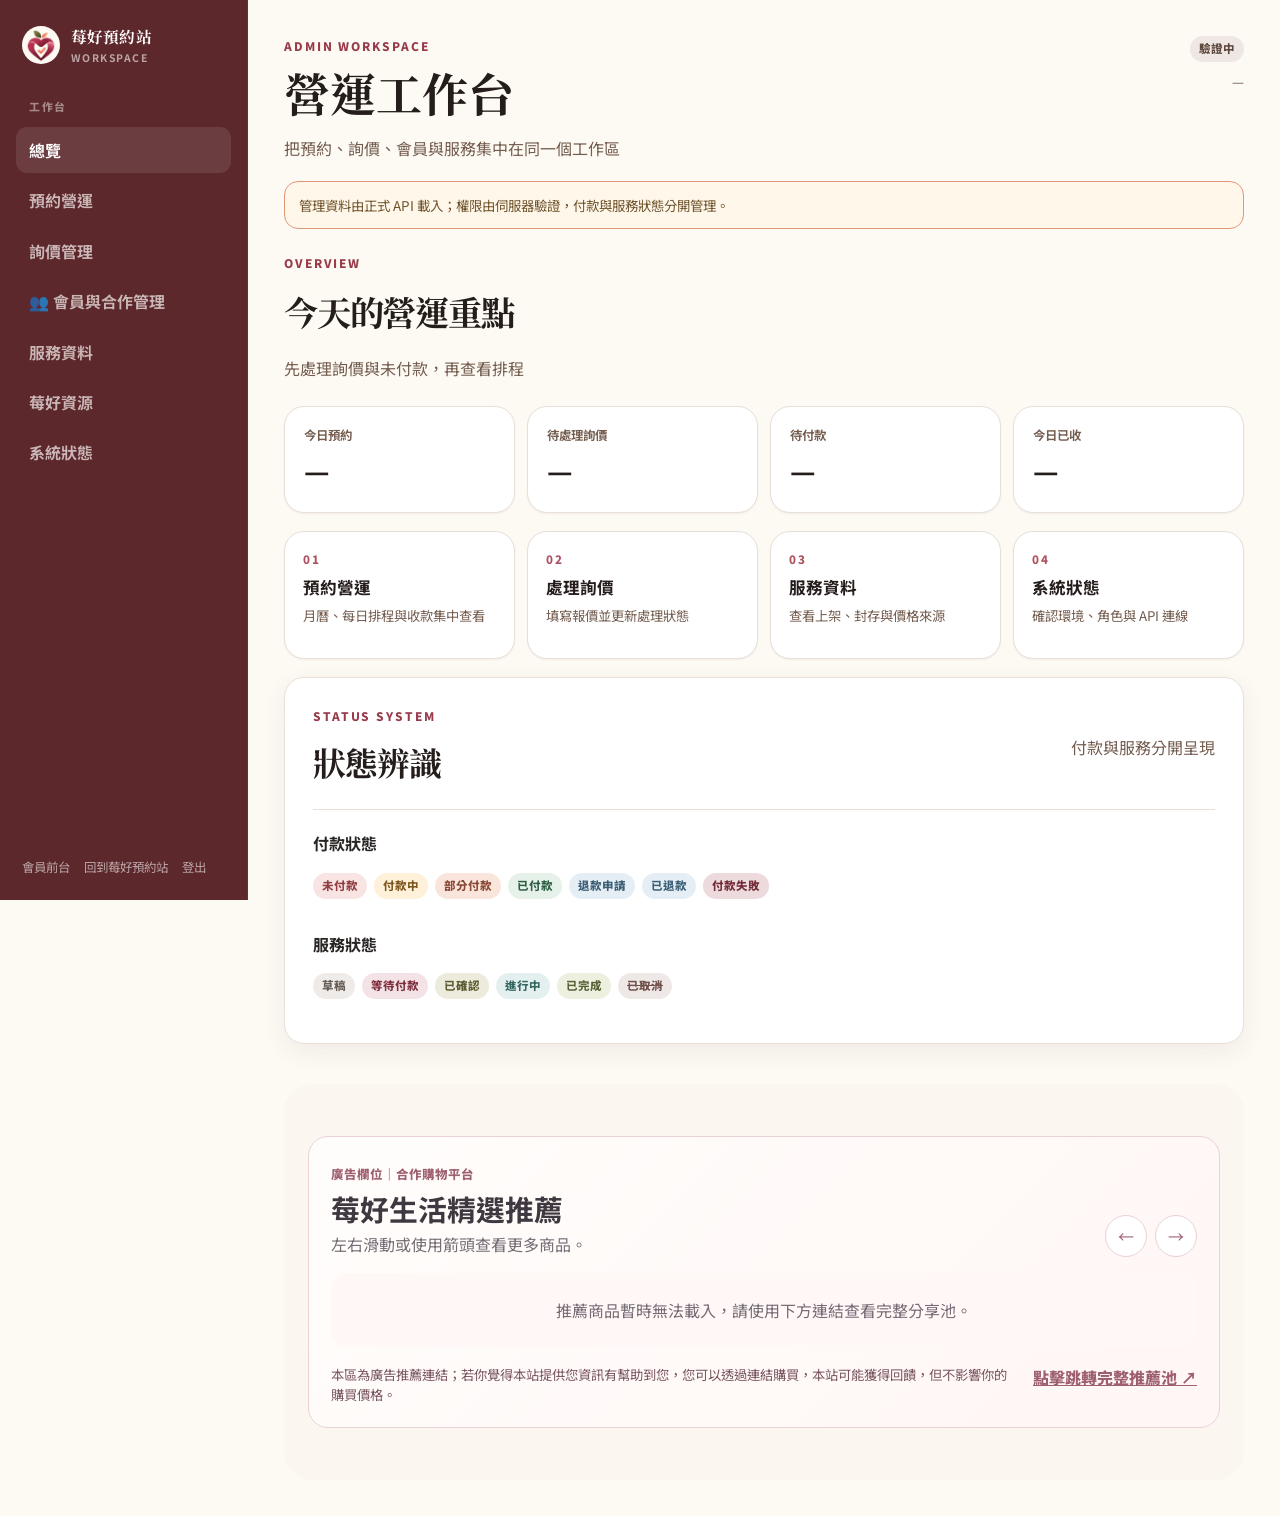
<file: admin.html>
<!doctype html>
<html lang="zh-Hant">
  <head>
    <meta charset="utf-8" />
    <meta name="viewport" content="width=device-width,initial-scale=1" />
    <title>後台工作台｜莓好預約站</title>
    <link rel="icon" href="assets/ui-v2/logo-icon.png" type="image/png" />
    <link rel="preconnect" href="https://fonts.googleapis.com" />
    <link rel="preconnect" href="https://fonts.gstatic.com" crossorigin />
    <link href="https://fonts.googleapis.com/css2?family=Noto+Sans+TC:wght@400;500;600;700;800&family=Noto+Serif+TC:wght@600;700;800&display=swap" rel="stylesheet" />
    <link rel="stylesheet" href="platform.css?v=20261010-notifications" />
    <link rel="stylesheet" href="assets/affiliate/affiliate-carousel.css" />
    <script defer src="assets/affiliate/affiliate-carousel.config.js"></script>
    <script defer src="assets/affiliate/affiliate-carousel.js"></script>
    <script src="config.js"></script>
    <script defer src="platform.js?v=20261010-notifications"></script>
  </head>
  <body data-page="admin">
    <div class="layout">
      <aside class="sidebar">
        <a class="brand" href="index.html"><span class="brand-mark" aria-hidden="true"><img src="assets/ui-v2/logo-icon.png" alt="" width="1254" height="1254" /></span><span><strong>莓好預約站</strong><small id="adminBrandRole">WORKSPACE</small></span></a>
        <nav class="side-nav" aria-label="後台工作台導覽">
          <span class="side-nav-label">工作台</span>
          <button class="active" type="button" data-admin-show="overview">總覽</button>
          <button type="button" data-admin-show="operations">預約營運</button>
          <button type="button" data-admin-show="inquiries">詢價管理</button>
          <button type="button" data-admin-show="members">👥 會員與合作管理</button>
          <button type="button" data-admin-show="services">服務資料</button>
          <button type="button" data-admin-show="resources">莓好資源</button>
          <button type="button" data-admin-show="system" data-developer-only>系統狀態</button>
        </nav>
        <div class="sidebar-footer"><a href="member.html?mode=member">會員前台</a><a href="index.html">回到莓好預約站</a><button type="button" data-switch-account>登出</button></div>
      </aside>
      <main class="main">
        <header class="admin-workspace-head"><div><p class="eyebrow" id="adminWorkspaceEyebrow">ADMIN WORKSPACE</p><h1 id="adminWorkspaceTitle">營運工作台</h1><p class="muted">把預約、詢價、會員與服務集中在同一個工作區</p></div><div class="admin-role-meta"><span class="badge neutral" id="adminRoleBadge">驗證中</span><span id="adminOperatorName">—</span></div></header>
        <div class="demo-note" id="adminAccessNote">管理資料由正式 API 載入；權限由伺服器驗證，付款與服務狀態分開管理。</div>
        <section id="dashboard" class="admin-view" data-admin-view="overview">
          <div class="page-head"><div><p class="eyebrow">OVERVIEW</p><h2>今天的營運重點</h2><p class="muted">先處理詢價與未付款，再查看排程</p></div></div>
          <div class="stats"><div class="card stat"><span>今日預約</span><strong id="todayRentalCount">—</strong></div><div class="card stat"><span>待處理詢價</span><strong id="todayErrandCount">—</strong></div><div class="card stat"><span>待付款</span><strong id="adminUnpaidCount">—</strong></div><div class="card stat"><span>今日已收</span><strong id="todayPaidTotal">—</strong></div></div>
          <div class="admin-command-grid" aria-label="快速工作入口"><button type="button" class="admin-command" data-admin-show="operations"><span>01</span><strong>預約營運</strong><small>月曆、每日排程與收款集中查看</small></button><button type="button" class="admin-command" data-admin-show="inquiries"><span>02</span><strong>處理詢價</strong><small>填寫報價並更新處理狀態</small></button><button type="button" class="admin-command" data-admin-show="services"><span>03</span><strong>服務資料</strong><small>查看上架、封存與價格來源</small></button><button type="button" class="admin-command" data-admin-show="system" data-developer-only><span>04</span><strong>系統狀態</strong><small>確認環境、角色與 API 連線</small></button></div>
          <div class="panel" style="margin-top:18px"><div class="toolbar"><div><p class="eyebrow">STATUS SYSTEM</p><h2 style="margin:0">狀態辨識</h2></div><span class="muted">付款與服務分開呈現</span></div><div class="divider"></div><div class="stack"><div><strong>付款狀態</strong><div class="tabs" aria-label="付款狀態視覺範例"><span class="badge unpaid">未付款</span><span class="badge pending">付款中</span><span class="badge partial">部分付款</span><span class="badge paid">已付款</span><span class="badge refund-pending">退款申請</span><span class="badge refund">已退款</span><span class="badge failed">付款失敗</span></div></div><div><strong>服務狀態</strong><div class="tabs" aria-label="服務狀態視覺範例"><span class="badge draft">草稿</span><span class="badge waiting-payment">等待付款</span><span class="badge confirmed">已確認</span><span class="badge in-progress">進行中</span><span class="badge completed">已完成</span><span class="badge cancelled">已取消</span></div></div></div></div>
        </section>
        <section id="calendarSection" class="admin-view hidden" data-admin-view="operations"><div class="toolbar"><div><p class="eyebrow">OPERATIONS</p><h2 id="calendarTitle" style="margin:0">排程月曆</h2><p class="muted">月曆、每日排程與收款整合在同一工作區</p></div><div class="tabs"><button class="tab active" data-calendar-filter="all">全部</button><button class="tab" data-calendar-filter="temporary_staff">莓你不可</button><button class="tab" data-calendar-filter="recording_space">莓好聲音</button><button class="tab" data-calendar-filter="venue_equipment">莓好基地</button><button class="tab" data-calendar-filter="learning">莓好學習</button><button class="tab" data-calendar-filter="ai_digital">莓好數位</button></div></div><p class="muted">點選單筆可看明細；雙擊日期格可切換下方每日排程。服務狀態可在每日排程更新，付款狀態不在此修改。</p><div class="calendar-wrap"><div id="calendar" class="calendar"></div></div></section>
        <section id="daySection" class="admin-view hidden admin-subsection" data-admin-view="operations"><div class="page-head"><div><p class="eyebrow">DAILY SCHEDULE</p><h2 id="dayTitle">每日排程</h2></div></div><div id="daySchedule" class="schedule-list"></div></section>
        <section id="payments" class="admin-view hidden admin-subsection" data-admin-view="operations"><div class="toolbar"><div><p class="eyebrow">PAYMENTS</p><h2 style="margin:0">收款管理</h2></div><label class="field" for="paymentFilter"><span>付款狀態</span><select id="paymentFilter"><option value="all">全部</option><option value="paid">已付款</option><option value="unpaid">未付款</option><option value="partial">部分付款</option></select></label></div><div class="table-scroll"><table class="table"><thead><tr><th>訂單</th><th>服務</th><th>排程</th><th>金額</th><th>付款狀態</th></tr></thead><tbody id="paymentRows"></tbody></table></div><p class="muted">付款狀態與服務狀態分開呈現；正式資料與狀態更新皆以後端回傳為準。</p></section>
        <section id="inquiriesAdmin" class="admin-view hidden" data-admin-view="inquiries"><div class="page-head"><div><p class="eyebrow">INQUIRIES</p><h2>詢價管理</h2><p class="muted">管理員與開發者可查看全部詢價、填寫報價金額與更新狀態</p></div><span class="badge pending"><span id="adminInquiryCount">—</span> 筆待處理</span></div><div class="table-scroll"><table class="table"><thead><tr><th>詢價／會員</th><th>服務與日期</th><th>需求內容</th><th>狀態／報價</th></tr></thead><tbody id="adminInquiryRows"></tbody></table></div></section>
        <section id="members" class="admin-view hidden" data-admin-view="members">
          <div class="page-head"><div><p class="eyebrow">PEOPLE & PARTNERS</p><h2>會員與合作管理</h2><p class="muted">會員、合作角色、標籤與規範集中管理；系統權限仍與合作角色分開。</p></div></div>
          <div class="people-subtabs tabs" role="tablist" aria-label="會員與合作管理子頁">
            <button class="tab active" type="button" data-people-tab="people">全部會員</button>
            <button class="tab" type="button" data-people-tab="tags">標籤管理</button>
            <button class="tab" type="button" data-people-tab="agreements">規範版本</button>
            <button class="tab" type="button" data-people-tab="records">同意紀錄</button>
            <button class="tab" type="button" data-people-tab="identity-applications">身份標籤申請</button>
            <button class="tab" type="button" data-people-tab="verification-rules">認證規則</button>
            <button class="tab" type="button" data-people-tab="identity-verifications">會員認證審核</button>
            <button class="tab" type="button" data-people-tab="matching-profiles">莓好圈頁面管理</button>
            <button class="tab" type="button" data-people-tab="matching-records">媒合紀錄</button>
            <button class="tab" type="button" data-people-tab="matching-reports">問題回報</button>
            <button class="tab" type="button" data-people-tab="matching-features">莓好圈輪播</button>
          </div>
          <div data-people-panel="people">
            <form id="peopleFilters" class="panel people-filters">
              <div class="field"><label for="peopleQuery">搜尋</label><input id="peopleQuery" name="q" placeholder="姓名／Email／手機" /></div>
              <div class="field"><label for="peopleRole">合作角色</label><select id="peopleRole" name="role_key"><option value="">全部角色</option><option value="member">一般會員</option><option value="provider">服務提供者</option><option value="partner">合作夥伴</option><option value="resource_seeker">資源需求者</option></select></div>
              <div class="field"><label for="peopleRoleStatus">角色狀態</label><select id="peopleRoleStatus" name="role_status"><option value="">全部狀態</option><option value="pending">審核中</option><option value="approved">已通過</option><option value="rejected">未通過</option><option value="inactive">已停用</option></select></div>
              <div class="field"><label for="peopleTag">標籤</label><select id="peopleTag" name="tag_id"><option value="">全部標籤</option></select></div>
              <label class="field-check"><input name="multi_role" type="checkbox" value="1" />只看多重角色</label>
              <button class="btn small" type="submit">套用篩選</button>
            </form>
            <div id="peopleMessage" class="demo-note hidden" role="status"></div>
            <div class="table-scroll"><table class="table"><thead><tr><th>會員</th><th>帳號狀態</th><th>合作角色</th><th>標籤</th><th>建立時間</th></tr></thead><tbody id="peopleRows"></tbody></table></div>
            <div class="people-pager"><button id="peoplePrev" class="btn ghost small" type="button">上一頁</button><span id="peoplePage" class="muted">第 1 頁</span><button id="peopleNext" class="btn ghost small" type="button">下一頁</button></div>
          </div>
          <div class="hidden" data-people-panel="tags">
            <form id="tagCreateForm" class="panel form-grid"><div class="field"><label for="tagType">標籤類型</label><select id="tagType" name="tag_type" required><option value="identity">身分</option><option value="skill">技能</option><option value="service">服務</option><option value="project_type">案件類型</option><option value="cooperation_type">合作類型</option><option value="resource_type">資源類型</option><option value="region">地區</option></select></div><div class="field"><label for="tagName">名稱</label><input id="tagName" name="name" required maxlength="80" /></div><div class="field"><label for="tagSlug">Slug（可留空）</label><input id="tagSlug" name="slug" maxlength="100" /></div><div class="field"><button class="btn small" type="submit">新增標籤</button></div></form>
            <div class="table-scroll"><table class="table"><thead><tr><th>名稱</th><th>類型</th><th>Slug</th><th>狀態／排序</th><th>操作</th></tr></thead><tbody id="tagRows"></tbody></table></div>
          </div>
          <div class="hidden" data-people-panel="agreements">
            <form id="agreementDraftForm" class="panel inline-form"><div class="form-grid"><div class="field"><label for="agreementKey">規範類型</label><select id="agreementKey" name="agreement_key" required><option value="member_terms">會員條款</option><option value="provider_rules">服務提供者規範</option><option value="partner_rules">合作夥伴規範</option><option value="seeker_rules">資源需求者規範</option><option value="matching_rules">媒合規範</option><option value="payment_rules">付款規範</option></select></div><div class="field"><label for="agreementTitle">標題</label><input id="agreementTitle" name="title" required maxlength="160" /></div></div><div class="field"><label for="agreementRoles">適用角色（逗號分隔）</label><input id="agreementRoles" name="applies_to_roles" placeholder="provider,partner" required /></div><div class="field"><label for="agreementBody">規範全文</label><textarea id="agreementBody" name="body_md" rows="8" required></textarea></div><button class="btn small" type="submit">新增草稿</button></form>
            <div id="agreementAdminList"></div>
          </div>
          <div class="hidden" data-people-panel="records">
            <form id="agreementRecordFilters" class="panel form-grid"><div class="field"><label for="recordKey">規範類型</label><input id="recordKey" name="agreement_key" placeholder="例如 provider_rules" /></div><div class="field"><label for="recordUser">會員 user_id</label><input id="recordUser" name="user_id" /></div><div class="field full"><button class="btn small" type="submit">查詢同意紀錄</button></div></form>
            <div class="table-scroll"><table class="table"><thead><tr><th>會員</th><th>規範</th><th>版本</th><th>同意時間</th><th>狀態</th></tr></thead><tbody id="agreementRecordRows"></tbody></table></div>
          </div>
          <div class="hidden" data-people-panel="identity-applications"><div class="phase2-admin-head"><h3>身份標籤申請</h3><p class="muted">核准標籤不等於核准會員認證。</p></div><div id="adminIdentityApplicationList" class="phase2-card-list"></div></div>
          <div class="hidden" data-people-panel="verification-rules"><div class="phase2-admin-head"><h3>認證規則</h3><p class="muted">發布新版不改寫既有提交快照。</p></div><form id="verificationRuleForm" class="panel form-grid"><div class="field"><label>身份標籤 ID</label><input name="tag_id" required /></div><div class="field"><label>版本</label><input name="version" type="number" min="1" value="1" required /></div><div class="field full"><label>規則標題</label><input name="title" required maxlength="160" /></div><div class="field full"><label>說明</label><textarea name="description" rows="3"></textarea></div><div class="field"><label>有效天數（留空代表未設定）</label><input name="valid_days" type="number" min="1" /></div><label class="field-check"><input name="requires_manual_review" type="checkbox" checked />需要人工審核</label><div class="field"><label>第一項要求代碼</label><input name="requirement_key" maxlength="100" placeholder="例如 portfolio_url" required /></div><div class="field"><label>欄位名稱</label><input name="requirement_label" maxlength="200" required /></div><div class="field"><label>資料類型</label><select name="evidence_type"><option value="text">文字</option><option value="url">網址</option><option value="certificate">證書</option></select></div><label class="field-check"><input name="is_required" type="checkbox" checked />必填</label><label class="field-check"><input name="is_public_result" type="checkbox" />核准後公開結果</label><div class="field full"><button class="btn small" type="submit">建立規則草稿</button></div></form><div id="adminVerificationRuleList" class="phase2-card-list"></div></div>
          <div class="hidden" data-people-panel="identity-verifications"><div class="phase2-admin-head"><h3>會員認證審核</h3></div><div id="adminIdentityVerificationList" class="phase2-card-list"></div></div>
          <div class="hidden" data-people-panel="matching-profiles"><div class="phase2-admin-head"><h3>莓好圈頁面管理</h3></div><div id="adminMatchingProfileList" class="phase2-card-list"></div></div>
          <div class="hidden" data-people-panel="matching-records"><div class="phase2-admin-head"><h3>媒合紀錄</h3><p class="muted">約定金額只供紀錄，不代表付款。</p></div><div id="adminMatchingRecordList" class="phase2-card-list"></div></div>
          <div class="hidden" data-people-panel="matching-reports"><div class="phase2-admin-head"><h3>問題回報</h3></div><div id="adminMatchingReportList" class="phase2-card-list"></div></div>
          <div class="hidden" data-people-panel="matching-features"><div class="phase2-admin-head"><h3>莓好圈輪播</h3><p class="muted">獨立於蝦皮分潤輪播，不含付費曝光。</p></div><div id="adminMatchingFeatureList" class="phase2-card-list"></div></div>
        </section>
        <section id="servicesAdmin" class="admin-view hidden" data-admin-view="services"><div class="page-head"><div><p class="eyebrow">SERVICES & PRICING</p><h2>服務資料</h2><p class="muted">正式 services 單一來源；歷史服務保留 archived，不回算舊訂單成交價</p></div><span class="badge neutral"><span id="adminServiceCount">—</span> 項服務</span></div><div class="table-scroll"><table class="table"><thead><tr><th>服務 ID／名稱</th><th>分類</th><th>價格</th><th>流程</th><th>狀態／排序</th></tr></thead><tbody id="adminServiceRows"></tbody></table></div></section>
        <section id="resourcesAdmin" class="admin-view hidden" data-admin-view="resources"><div class="page-head"><div><p class="eyebrow">RESOURCE MANAGEMENT</p><h2>莓好資源管理</h2><p class="muted">資源、分類、標籤、服務關聯與導流統計由資料庫管理；停用請改為封存，不刪除歷史資料。</p></div><span class="badge neutral"><span id="adminResourceCount">—</span> 筆資源</span></div><div id="adminResourceMessage" class="demo-note hidden" role="status"></div><form id="adminResourceForm" class="panel form-grid"><input name="resource_id" type="hidden" /><div class="field"><label>資源代碼</label><input name="resource_slug" pattern="[a-z0-9][a-z0-9-]{2,79}" required /></div><div class="field"><label>資源名稱</label><input name="resource_name" maxlength="160" required /></div><div class="field full"><label>一句用途說明</label><textarea name="resource_description" rows="2" maxlength="1000"></textarea></div><div class="field"><label>分類</label><select name="category"><option value="benefits">福利／補助</option><option value="ai_digital">AI／數位</option><option value="learning">學習／課程</option><option value="work_tools">工作工具</option><option value="market_work">市場／工作／創業</option><option value="lifestyle">生活</option><option value="events_cooperation">活動／合作／機會</option></select></div><div class="field"><label>次分類</label><input name="sub_category" maxlength="120" /></div><div class="field full"><label>正式資源網址</label><input name="resource_url" type="url" required placeholder="https://" /></div><div class="field"><label>狀態</label><select name="status"><option value="draft">草稿</option><option value="published">發布</option><option value="paused">下架</option><option value="archived">封存</option></select></div><div class="field"><label>排序</label><input name="sort_order" type="number" min="0" value="0" /></div><div class="field"><label>標籤（逗號分隔）</label><input name="tags" /></div><div class="field"><label>相關服務 ID（逗號分隔）</label><input name="related_service_ids" /></div><div class="field"><label>相關角色（逗號分隔）</label><input name="related_role_ids" /></div><div class="field"><label>相關媒合（逗號分隔）</label><input name="related_opportunity_ids" /></div><label class="field-check"><input name="featured" type="checkbox" />首頁精選</label><div class="field full phase2-actions"><button class="btn" type="submit">儲存資源</button><button id="adminResourceCancelEdit" class="btn ghost" type="button">取消編輯</button></div></form><div id="adminResourceList" class="phase2-card-list phase2-block"></div></section>
        <section id="uiStates" class="admin-view hidden" data-admin-view="system" data-developer-only><div class="page-head"><div><p class="eyebrow">DEVELOPER SYSTEM</p><h2>系統狀態</h2><p class="muted">只對 developer 顯示的正式環境讀取狀態</p></div><span class="badge ok">API 已連線</span></div><div class="system-status-grid"><article class="panel"><span>執行環境</span><strong>Production</strong><small>GitHub Pages + Supabase</small></article><article class="panel"><span>目前角色</span><strong id="systemRole">—</strong><small>由伺服器會員資料驗證</small></article><article class="panel"><span>正式服務</span><strong id="systemServiceCount">—</strong><small>包含 active、coming soon 與歷史封存</small></article><article class="panel"><span>後端狀態</span><strong id="systemApiStatus">檢查中</strong><small>booking-api 權限與資料載入</small></article></div><div class="panel admin-subsection"><h3>權限邊界</h3><p class="muted">Developer 可使用完整營運工作台與系統狀態；Admin 可使用營運、詢價、會員與服務資料；Member 僅能進入會員中心。</p></div></section>
        <section class="affiliate-strip" aria-label="合作購物平台推薦">
          <div data-affiliate-carousel data-storefront-url="https://collshp.com/sberrychang?view=storefront" data-theme="all" data-limit="12" data-site-style="meihau-booking"></div>
        </section>
      </main>
    </div>
    <div id="eventModal" class="modal" hidden role="dialog" aria-modal="true" aria-labelledby="eventModalTitle"><div class="card modal-card"><div class="modal-head"><div><p class="eyebrow">BOOKING DETAIL</p><h2 id="eventModalTitle">排程明細</h2></div><button id="closeModal" class="icon-btn" aria-label="關閉排程明細">×</button></div><div id="eventModalBody"></div></div></div>
    <div id="personDrawerBackdrop" class="drawer-backdrop" hidden></div>
    <aside id="personDrawer" class="drawer" hidden aria-labelledby="personDrawerTitle">
      <div class="drawer-head"><div><p class="eyebrow">MEMBER DETAIL</p><h2 id="personDrawerTitle">會員詳情</h2></div><button id="closePersonDrawer" class="icon-btn" type="button" aria-label="關閉會員詳情">×</button></div>
      <div id="personDrawerMessage" class="demo-note hidden" role="status"></div>
      <div id="personDrawerBody"></div>
    </aside>
  </body>
</html>
</file>
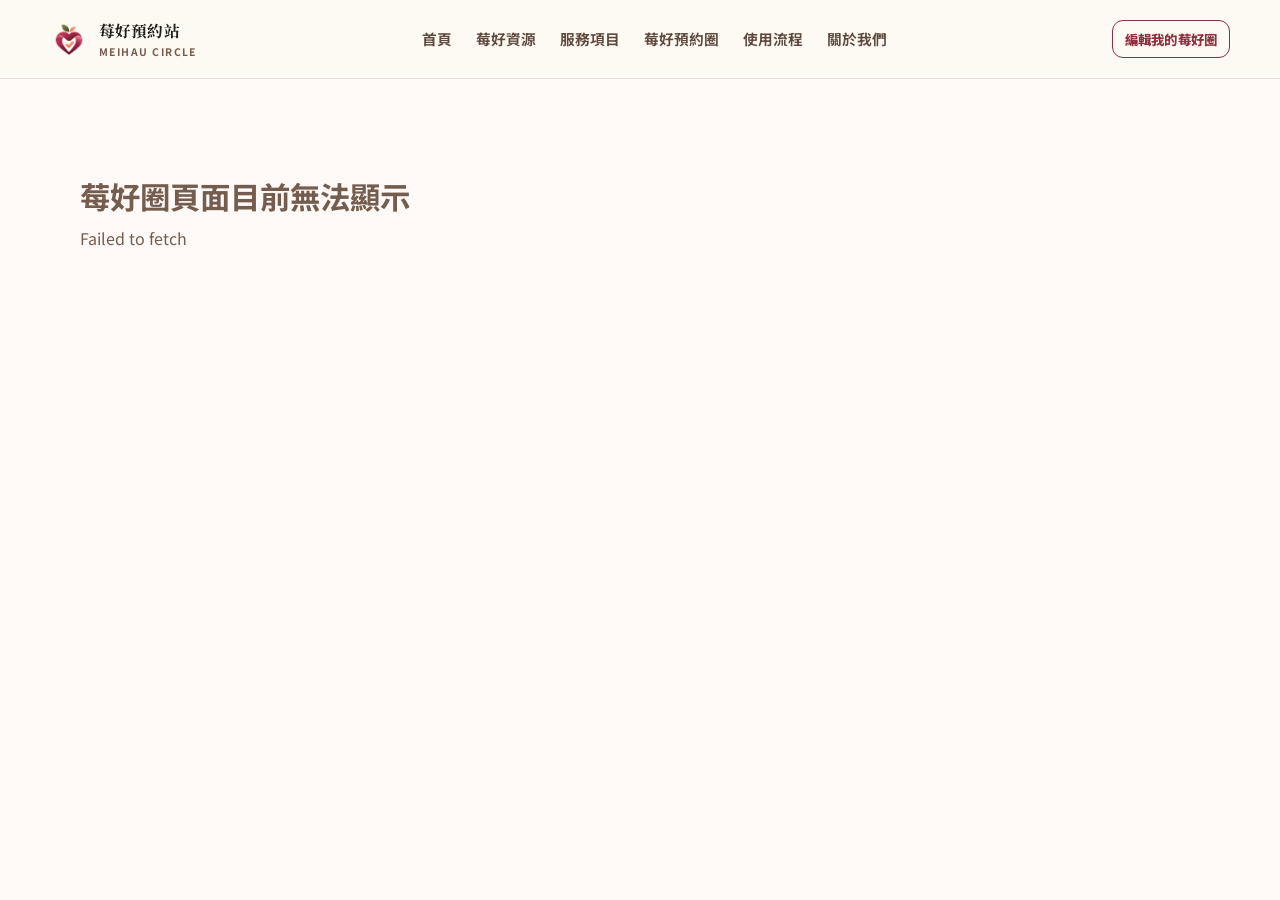
<file: match.html>
<!doctype html>
<html lang="zh-Hant">
  <head>
    <meta charset="utf-8" />
    <meta name="viewport" content="width=device-width,initial-scale=1" />
    <title>莓好預約圈｜莓好預約站</title>
    <meta name="description" content="進入莓好預約圈，找服務、找合作、找人才、找機會。" />
    <meta property="og:title" content="莓好預約圈｜莓好預約站" />
    <meta property="og:description" content="進入莓好預約圈，找服務、找合作、找人才、找機會。" />
    <link id="matchingCanonical" rel="canonical" href="match.html" />
    <link rel="icon" href="assets/ui-v2/logo-icon.png" type="image/png" />
    <link rel="preconnect" href="https://fonts.googleapis.com" />
    <link rel="preconnect" href="https://fonts.gstatic.com" crossorigin />
    <link href="https://fonts.googleapis.com/css2?family=Noto+Sans+TC:wght@400;500;600;700;800&family=Noto+Serif+TC:wght@600;700;800&display=swap" rel="stylesheet" />
    <link rel="stylesheet" href="platform.css?v=20261011-team-services" />
    <script src="config.js"></script>
    <script defer src="platform.js?v=20261011-team-services"></script>
  </head>
  <body data-page="match" class="matching-public-page">
    <header class="topbar matching-circle-topbar">
      <div class="container topbar-inner">
        <a class="brand" href="index.html" aria-label="回到莓好預約站"><span class="brand-mark" aria-hidden="true"><img src="assets/ui-v2/logo-icon.png" alt="" width="1254" height="1254" /></span><span><strong>莓好預約站</strong><small>MEIHAU CIRCLE</small></span></a>
        <nav class="nav" aria-label="主要導覽"><a href="index.html">首頁</a><a href="resources.html">莓好資源</a><a href="index.html#serviceCatalog">服務項目</a><a href="match.html?v=20261008-resource-circle" aria-current="page">莓好預約圈</a><a href="index.html#process">使用流程</a><a href="index.html#about">關於我們</a></nav>
        <div class="header-actions">
          <a class="btn ghost small" href="member.html?mode=member#matching-profile">編輯我的莓好圈</a>
          <details class="mobile-menu"><summary aria-label="開啟導覽選單"><span></span><span></span><span></span></summary><nav aria-label="行動版導覽"><a href="index.html">首頁</a><a href="resources.html">莓好資源</a><a href="index.html#serviceCatalog">服務項目</a><a href="match.html?v=20261008-resource-circle">莓好預約圈</a><a href="index.html#process">使用流程</a><a href="index.html#about">關於我們</a></nav></details>
        </div>
      </div>
    </header>
    <main class="matching-public-main">
      <section id="matchingProfileState" class="state-box" aria-live="polite"><h1>載入莓好預約圈中</h1><p>請稍候。</p></section>
      <article id="matchingPublicProfile" class="matching-profile-shell hidden" aria-labelledby="matchingPublicName"></article>
      <section id="matchingCarouselSection" class="matching-carousel-section reco-section hidden" aria-labelledby="matchingCarouselTitle"><div class="reco-head"><h2 id="matchingCarouselTitle">莓好推薦</h2><p>精選服務，快速了解，點擊查看詳情！</p><div class="carousel-controls"><button id="matchingCarouselPrev" class="icon-btn" type="button" aria-label="上一張">←</button><span id="matchingCarouselIndicator">0 / 0</span><button id="matchingCarouselNext" class="icon-btn" type="button" aria-label="下一張">→</button></div></div><div id="matchingCarousel" class="service-reco-track" aria-live="polite"></div></section>
      <section id="matchingServiceSection" class="service-browse hidden" aria-labelledby="serviceCategoryTitle"><div class="service-category-head"><h2 id="serviceCategoryTitle">服務分類</h2><p>依需求快速找到適合的服務項目</p></div><nav id="serviceCategoryNav" class="service-category-nav" aria-label="服務分類"></nav><label class="sr-only" for="serviceSubSelect">子分類</label><select id="serviceSubSelect" class="service-sub-select hidden"></select><div class="service-list-head"><div><h2 id="serviceListTitle">全部服務</h2><p id="serviceListCount" aria-live="polite">精選各類服務，歡迎查看詳情或直接申請</p></div><div class="service-list-tools"><label class="sr-only" for="serviceSort">排序方式</label><select id="serviceSort"><option value="default">推薦排序</option><option value="price-asc">價格低到高</option><option value="price-desc">價格高到低</option><option value="name">服務名稱</option></select><button type="button" class="btn small" data-service-view="card" aria-pressed="true">卡片</button><button type="button" class="btn ghost small" data-service-view="list" aria-pressed="false">列表</button></div></div><div id="serviceList" class="service-list-grid"></div></section>
      <nav id="matchingCategoryFilter" class="circle-category-filter hidden" aria-label="莓好預約圈分類"></nav>
      <section id="matchingLatestSection" class="matching-feed-section hidden" aria-labelledby="matchingLatestTitle"><div class="section-head"><div><p class="eyebrow">NEW CIRCLES</p><h2 id="matchingLatestTitle">最新加入</h2></div><p>依加入莓好圈時間排序，只顯示已核准且已公開的頁面。</p></div><div id="matchingLatestFeed" class="matching-feed-track"></div></section>
      <section id="matchingPopularSection" class="matching-feed-section hidden" aria-labelledby="matchingPopularTitle"><div class="section-head"><div><p class="eyebrow">POPULAR CIRCLES</p><h2 id="matchingPopularTitle">人氣推薦</h2></div><p>由後台人氣分數綜合喜歡、追蹤、瀏覽、預約、詢價與媒合資料排序。</p></div><div id="matchingPopularFeed" class="matching-feed-track"></div></section>
    </main>
    <div id="matchingToast" class="matching-toast" role="status" aria-live="polite"></div>
  </body>
</html>
</file>
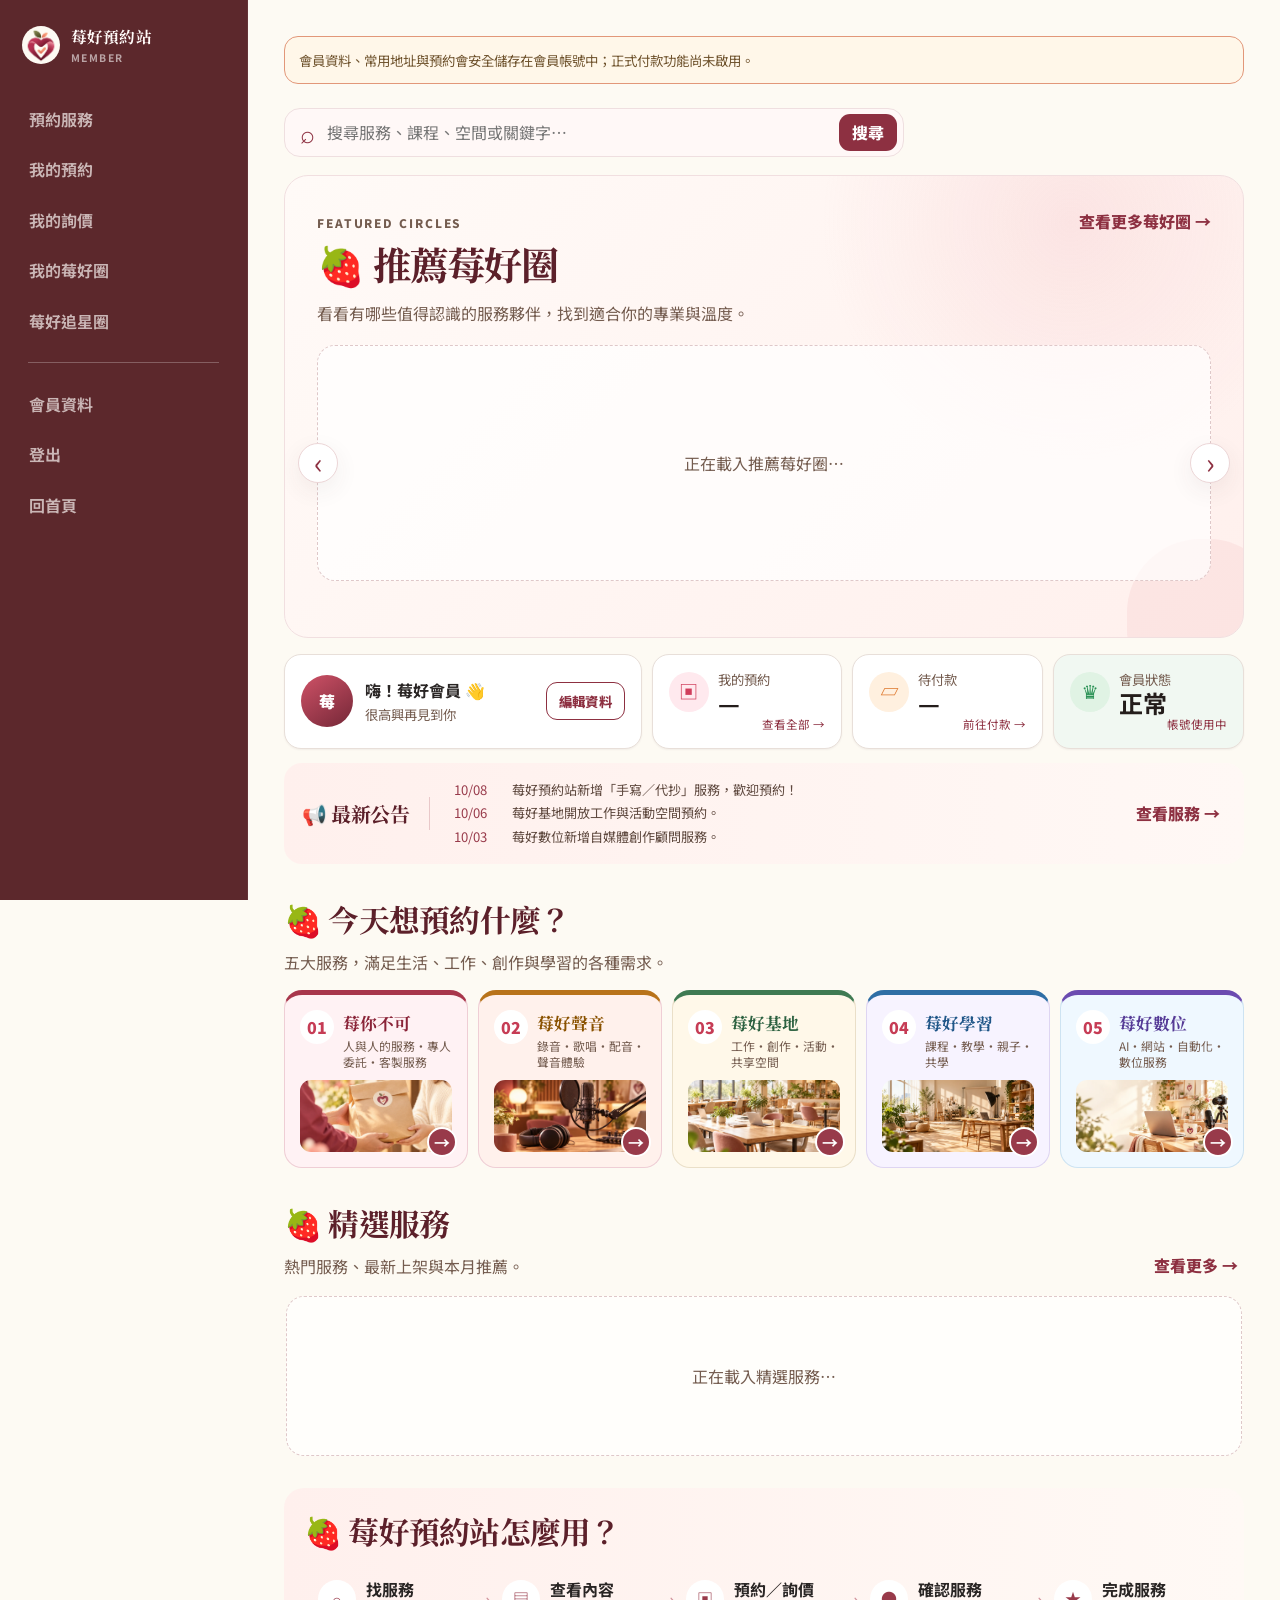
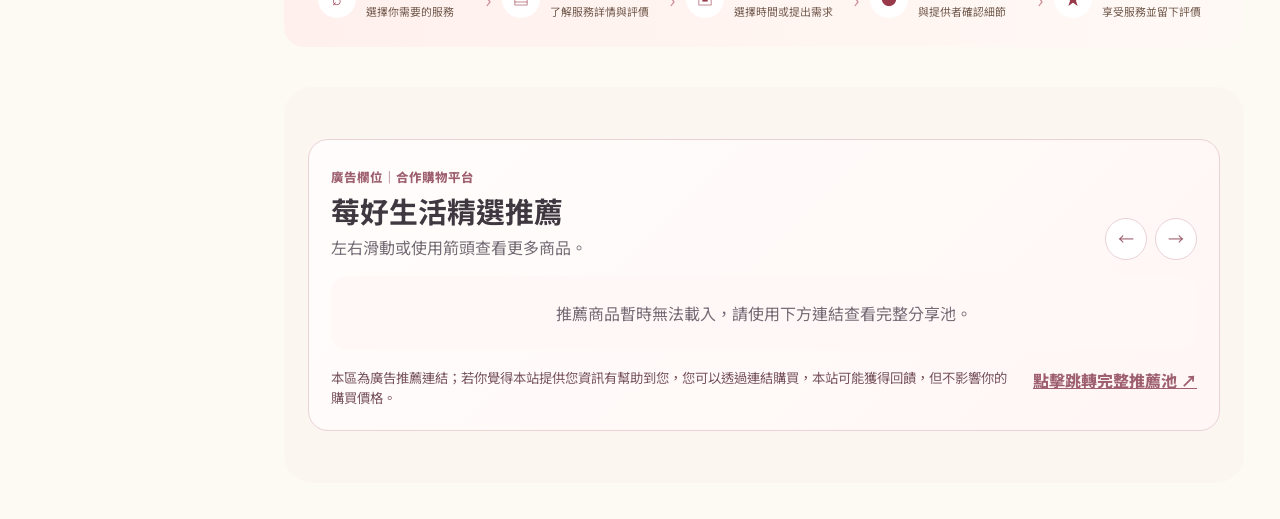
<file: member.html>
<!doctype html>
<html lang="zh-Hant">
  <head>
    <meta charset="utf-8" />
    <meta name="viewport" content="width=device-width,initial-scale=1" />
    <title>會員中心｜莓好預約站</title>
    <link rel="icon" href="assets/ui-v2/logo-icon.png" type="image/png" />
    <link rel="preconnect" href="https://fonts.googleapis.com" />
    <link rel="preconnect" href="https://fonts.gstatic.com" crossorigin />
    <link href="https://fonts.googleapis.com/css2?family=Noto+Sans+TC:wght@400;500;600;700;800&family=Noto+Serif+TC:wght@600;700;800&display=swap" rel="stylesheet" />
    <link rel="stylesheet" href="platform.css?v=20261010-notifications" />
    <link rel="stylesheet" href="assets/affiliate/affiliate-carousel.css" />
    <script defer src="assets/affiliate/affiliate-carousel.config.js"></script>
    <script defer src="assets/affiliate/affiliate-carousel.js"></script>
    <script src="config.js"></script>
    <script defer src="platform.js?v=20261012-team-cases"></script>
  </head>
  <body data-page="member">
    <div class="layout">
      <aside class="sidebar">
        <a class="brand" href="index.html"
          ><span class="brand-mark" aria-hidden="true"><img src="assets/ui-v2/logo-icon.png" alt="" width="1254" height="1254" /></span
          ><span><strong>莓好預約站</strong><small>MEMBER</small></span></a
        >
        <nav class="side-nav">
          <button data-show="home">預約服務</button
          ><button data-show="orders">我的預約</button
          ><button data-show="inquiries">我的詢價</button
           ><button data-show="team-cases" class="hidden" id="teamCasesNav">團隊案件</button
          ><button data-show="matching-profile">我的莓好圈</button
          ><button data-show="stars">莓好追星圈</button
          ><span class="side-nav-divider" aria-hidden="true"></span
          ><button data-show="profile">會員資料</button
          ><button type="button" data-switch-account>登出</button
          ><a href="index.html">回首頁</a>
        </nav>
      </aside>
      <main class="main">
        <div class="demo-note">
          會員資料、常用地址與預約會安全儲存在會員帳號中；正式付款功能尚未啟用。
        </div>
        <div id="pendingAgreementBanner" class="pending-agreement-banner hidden" role="status"></div>
        <section data-section="home">
          <form id="memberHomeSearch" class="member-home-search" role="search">
            <label class="sr-only" for="memberHomeSearchInput">搜尋服務、課程或關鍵字</label>
            <span aria-hidden="true">⌕</span>
            <input id="memberHomeSearchInput" type="search" placeholder="搜尋服務、課程、空間或關鍵字…" autocomplete="off" />
            <button type="submit">搜尋</button>
          </form>

          <section class="member-home-block member-circle-spotlight" aria-labelledby="memberCircleTitle">
            <div class="member-section-head">
              <div><p class="eyebrow">FEATURED CIRCLES</p><h1 id="memberCircleTitle">🍓 推薦莓好圈</h1><p>看看有哪些值得認識的服務夥伴，找到適合你的專業與溫度。</p></div>
              <a href="match.html?v=20261008-resource-circle">查看更多莓好圈 →</a>
            </div>
            <div class="member-circle-shell">
              <button id="memberCirclePrev" class="member-carousel-arrow prev" type="button" aria-label="上一組推薦">‹</button>
              <div id="memberCircleCarousel" class="member-circle-track" aria-live="polite"><div class="member-carousel-empty">正在載入推薦莓好圈…</div></div>
              <button id="memberCircleNext" class="member-carousel-arrow next" type="button" aria-label="下一組推薦">›</button>
            </div>
            <div id="memberCircleDots" class="member-carousel-dots" aria-label="推薦莓好圈分頁"></div>
          </section>

          <section class="member-quick-row" aria-label="會員快速資訊">
            <article class="member-welcome-card">
              <div id="memberHomeAvatar" class="member-home-avatar" aria-hidden="true">莓</div>
              <div><strong>嗨！<span id="memberHomeName">莓好會員</span> 👋</strong><small>很高興再見到你</small></div>
              <button class="btn ghost small" type="button" data-show="profile">編輯資料</button>
            </article>
            <button class="member-mini-stat" type="button" data-show="orders"><span aria-hidden="true">▣</span><small>我的預約</small><strong id="orderCount">—</strong><em>查看全部 →</em></button>
            <button class="member-mini-stat payment" type="button" data-show="orders"><span aria-hidden="true">▱</span><small>待付款</small><strong id="unpaidCount">—</strong><em>前往付款 →</em></button>
            <article class="member-mini-stat status"><span aria-hidden="true">♛</span><small>會員狀態</small><strong>正常</strong><em>帳號使用中</em></article>
          </section>

          <section class="member-announcements" aria-labelledby="memberAnnouncementTitle">
            <h2 id="memberAnnouncementTitle"><span aria-hidden="true">📢</span> 最新公告</h2>
            <ol>
              <li><time datetime="2026-10-08">10/08</time><span>莓好預約站新增「手寫／代抄」服務，歡迎預約！</span></li>
              <li><time datetime="2026-10-06">10/06</time><span>莓好基地開放工作與活動空間預約。</span></li>
              <li><time datetime="2026-10-03">10/03</time><span>莓好數位新增自媒體創作顧問服務。</span></li>
            </ol>
            <button class="member-text-button" type="button" data-show="book">查看服務 →</button>
          </section>

          <section class="member-home-block" aria-labelledby="memberCategoryTitle">
            <div class="member-section-head compact"><div><h2 id="memberCategoryTitle">🍓 今天想預約什麼？</h2><p>五大服務，滿足生活、工作、創作與學習的各種需求。</p></div></div>
            <div class="member-category-grid">
              <button class="member-category-card people" type="button" data-show="book" data-service-category="temporary_staff"><span>01</span><div><strong>莓你不可</strong><small>人與人的服務・專人委託・客製服務</small></div><img src="assets/ui-v2/service-errand.webp" alt="真人協作與客製委託" width="1200" height="800" /><b aria-hidden="true">→</b></button>
              <button class="member-category-card audio" type="button" data-show="book" data-service-category="recording_space"><span>02</span><div><strong>莓好聲音</strong><small>錄音・歌唱・配音・聲音體驗</small></div><img src="assets/ui-v2/service-podcast.webp" alt="錄音與聲音創作" width="1200" height="800" /><b aria-hidden="true">→</b></button>
              <button class="member-category-card space" type="button" data-show="book" data-service-category="venue_equipment"><span>03</span><div><strong>莓好基地</strong><small>工作・創作・活動・共享空間</small></div><img src="assets/ui-v2/service-coworking.webp" alt="共享工作與活動空間" width="1200" height="800" /><b aria-hidden="true">→</b></button>
              <button class="member-category-card learning" type="button" data-show="book" data-service-category="learning"><span>04</span><div><strong>莓好學習</strong><small>課程・教學・親子・共學</small></div><img src="assets/ui-v2/service-photo.webp" alt="課程與共學活動" width="1200" height="800" /><b aria-hidden="true">→</b></button>
              <button class="member-category-card digital" type="button" data-show="book" data-service-category="ai_digital"><span>05</span><div><strong>莓好數位</strong><small>AI・網站・自動化・數位服務</small></div><img src="assets/ui-v2/hero-desktop.webp" alt="AI 與數位顧問服務" width="1600" height="1000" /><b aria-hidden="true">→</b></button>
            </div>
          </section>

          <section class="member-home-block" aria-labelledby="memberFeaturedTitle">
            <div class="member-section-head compact"><div><h2 id="memberFeaturedTitle">🍓 精選服務</h2><p>熱門服務、最新上架與本月推薦。</p></div><button class="member-text-button" type="button" data-show="book">查看更多 →</button></div>
            <div id="memberFeaturedServices" class="member-featured-track"><div class="member-carousel-empty">正在載入精選服務…</div></div>
          </section>

          <section class="member-howto" aria-labelledby="memberHowtoTitle">
            <h2 id="memberHowtoTitle">🍓 莓好預約站怎麼用？</h2>
            <ol>
              <li><span aria-hidden="true">⌕</span><div><strong>找服務</strong><small>選擇你需要的服務</small></div></li>
              <li><span aria-hidden="true">▤</span><div><strong>查看內容</strong><small>了解服務詳情與評價</small></div></li>
              <li><span aria-hidden="true">▣</span><div><strong>預約／詢價</strong><small>選擇時間或提出需求</small></div></li>
              <li><span aria-hidden="true">●</span><div><strong>確認服務</strong><small>與提供者確認細節</small></div></li>
              <li><span aria-hidden="true">★</span><div><strong>完成服務</strong><small>享受服務並留下評價</small></div></li>
            </ol>
          </section>
        </section>        <section data-section="book" class="hidden">
          <div class="page-head">
            <div>
              <p class="eyebrow">BOOKING</p>
              <h1>預約服務</h1>
              <p class="muted">選擇服務、日期、地址與加購，右側費用即時計算</p>
            </div>
          </div>
          <div id="serviceMenu" class="service-menu"></div>
          <div id="serviceCatalogCards" class="service-catalog-cards" aria-live="polite"></div>
          <div class="service-builder" style="margin-top: 18px">
            <div class="panel">
              <div class="form-grid">
                <div class="field full">
                  <label for="planSelect">服務方案</label
                  ><select id="planSelect"></select>
                </div>
                <div class="field">
                  <label for="serviceDate">日期</label><input type="date" id="serviceDate" />
                </div>
                <div class="field">
                  <label for="serviceTime">時間</label><input type="time" id="serviceTime" />
                </div>
              </div>
              <div id="serviceOptionWrap" class="field hidden" style="margin-top: 18px">
                <label for="serviceOption">錄音需求類型</label><select id="serviceOption"></select>
              </div>
              <div id="addonWrap" class="stack hidden" style="margin-top: 18px">
                <strong>可選加購</strong>
                <div id="addonOptions" class="addon-options"></div>
                <span class="field-message">未定價加購不會自行計入訂單金額，需由人工確認。</span>
              </div>
              <div id="companionFields" class="companion-booking hidden" style="margin-top: 18px">
                <div class="form-grid">
                  <div class="field">
                    <label for="bookingHours">預約時數</label>
                    <input id="bookingHours" type="number" min="1" max="12" step="1" value="1" />
                  </div>
                  <div class="field companion-only">
                    <label for="companionMode">陪伴模式</label>
                    <select id="companionMode"></select>
                  </div>
                  <div class="field full companion-only">
                    <label for="workGoal">今日工作目標（選填）</label>
                    <textarea id="workGoal" rows="3" maxlength="500" placeholder="例如：完成簡報初稿、讀完兩個章節"></textarea>
                  </div>
                </div>
                <aside class="companion-rules companion-only" aria-label="陪工作服務規則">
                  <strong>「陪工作」不是「幫工作」</strong>
                  <div><b>可以</b><span>一起工作、一起使用空間、安靜坐在附近、在指定時間一起開始、休息時間簡單交流、依需求維持安靜。</span></div>
                  <div><b>不包含</b><span>不替客戶工作、不代寫作業／報告、不代做設計；不提供心理諮商、醫療、職涯、法律／財務建議；不涉及性服務，也不接受違法或危險工作。</span></div>
                </aside>
              </div>
              <div id="inquiryFields" class="stack hidden" style="margin-top: 18px">
                <div id="serviceApplicationFields" class="form-grid"></div>
                <div class="field">
                  <label for="inquiryRequirements">需求內容</label>
                  <textarea id="inquiryRequirements" rows="5" placeholder="請說明用途、規模、交付內容與其他需求"></textarea>
                </div>
              </div>
              <div class="field" style="margin-top: 18px">
                <label for="bookingNote">備註</label
                ><textarea id="bookingNote" rows="3" placeholder="補充需求"></textarea>
              </div>
            </div>
            <aside class="card checkout">
              <p class="eyebrow">CHECKOUT</p>
              <h3>費用結算</h3>
              <div id="checkoutLines" class="checkout-lines"></div>
              <div class="checkout-total">
                <span>總計</span><strong id="checkoutTotal">尚未載入</strong>
              </div>
              <p class="muted">
                金額由後端依正式服務資料驗證；付款功能尚未啟用，不會顯示已付款假象。
              </p>
              <button id="checkoutButton" class="btn full" type="button">
                立即預約
              </button>
            </aside>
          </div>
        </section>
        <section data-section="orders" class="hidden">
          <div class="page-head">
            <div>
              <p class="eyebrow">MY BOOKINGS</p>
              <h1>我的預約</h1>
            </div>
          </div>
          <div id="memberOrderList" class="order-list"></div>
        </section>
        <section data-section="inquiries" class="hidden">
          <div class="page-head">
            <div><p class="eyebrow">MY INQUIRIES</p><h1>我的詢價</h1><p class="muted">查看需求評估、報價與確認狀態</p></div>
          </div>
          <div id="memberInquiryList" class="order-list"></div>
        </section>
        <section data-section="team-cases" class="hidden">
          <div class="page-head"><div><p class="eyebrow">TEAM CASES</p><h1>團隊案件</h1><p class="muted">僅顯示您所屬官方團隊的報價與議價案件；不包含其他團隊資料。</p></div></div>
          <div id="teamCaseList" class="order-list" aria-live="polite"></div>
        </section>
        <section data-section="profile" class="hidden">
          <div class="page-head">
            <div>
              <p class="eyebrow">PROFILE</p>
              <h1>基本會員資料</h1>
              <p class="muted">帳號名稱可使用暱稱；全名獨立保存，供聯絡與預約使用</p>
            </div>
          </div>
          <form id="profileForm" class="panel form-grid">
            <div class="field">
              <label for="profileName">帳號名稱</label><input id="profileName" name="name" placeholder="可使用暱稱或品牌名稱" required />
              <span class="field-message">Google 登入時帶入，可自行修改，不必是真名</span>
            </div>
            <div class="field">
              <label for="profileFullName">全名</label><input id="profileFullName" name="fullName" placeholder="預約聯絡使用的真實姓名" />
            </div>
            <div class="field">
              <label for="profileEmail">Google Email</label
              ><input id="profileEmail" name="email" type="email" readonly /><span class="private-note">🔒 不會公開顯示</span>
            </div>
            <div class="field">
              <label for="profilePhone">手機</label><input id="profilePhone" name="phone" inputmode="tel" /><span class="private-note">🔒 不會公開顯示</span>
            </div>
            <div class="field"><label for="profileLine">LINE ID</label><input id="profileLine" name="line" /><span class="private-note">🔒 不會公開顯示</span></div>
            <div class="field full">
              <label for="profileContactEmail">聯絡 Email</label
              ><input id="profileContactEmail" name="contactEmail" type="email" /><span class="private-note">🔒 不會公開顯示</span>
            </div>
            <div class="field">
              <label for="profileAvatar">頭像網址</label><input id="profileAvatar" name="avatarUrl" type="url" inputmode="url" placeholder="https://" />
            </div>
            <div class="field">
              <label for="profileRegion">所在地區</label><input id="profileRegion" name="region" maxlength="120" />
            </div>
            <div class="field full">
              <label for="profileBio">自我介紹</label><textarea id="profileBio" name="bio" maxlength="2000" rows="4"></textarea>
            </div>
            <label class="field-check full"><input id="profilePublic" name="isPublic" type="checkbox" />公開個人介紹（手機、Email、LINE 永不公開）</label>
            <div class="field full">
              <button class="btn" type="submit">更新資料</button
              ><button class="btn ghost" type="button" data-show="addresses">管理常用地址</button><span id="profileStatus" class="muted"></span>
            </div>
          </form>
        </section>
        <section data-section="roles" id="roles" class="hidden">
          <div class="page-head">
            <div>
              <p class="eyebrow">MY ROLES</p>
              <h1>媒合設定</h1>
              <p class="muted">一個帳號可同時勾選多個角色；勾選後填寫對應資料並同意規範，送出後由管理員審核</p>
            </div>
          </div>
          <div id="rolesLoadError" class="demo-note hidden" role="alert"></div>
          <form id="rolesForm" novalidate>
            <article class="card role-card" data-role-card="member">
              <div class="role-card-head">
                <label class="role-toggle"><input type="checkbox" data-role-check="member" checked disabled /><span><b>一般會員｜找服務</b><small>所有會員預設具備；可預約服務、詢價並使用會員中心</small></span></label>
                <span class="role-badge-row" data-role-status="member"></span>
              </div>
              <p class="role-inactive-hint hidden" data-role-hint="member">取消後資料保留，狀態改為停用；之後重新勾選會回到審核中。</p>
            </article>

            <article class="card role-card" data-role-card="provider">
              <div class="role-card-head">
                <label class="role-toggle"><input type="checkbox" data-role-check="provider" /><span><b>服務提供者｜找案件</b><small>提供技能或服務，接收案件與合作機會</small></span></label>
                <span class="role-badge-row" data-role-status="provider"></span>
              </div>
              <p class="role-review-note hidden" data-role-note="provider"></p>
              <p class="role-inactive-hint hidden" data-role-hint="provider">取消後資料保留，狀態改為停用；之後重新勾選會回到審核中。</p>
              <div class="role-fields hidden" data-role-fields="provider">
                <div class="form-grid">
                  <div class="field"><label for="pvEntity">身分型態</label><select id="pvEntity" data-f="entity_type"><option value="individual">個人</option><option value="brand">品牌</option><option value="store">店家</option></select></div>
                  <div class="field"><label for="pvBrand">品牌／工作室名稱</label><input id="pvBrand" data-f="brand_name" maxlength="120" /></div>
                  <div class="field"><label for="pvArea">服務地區</label><input id="pvArea" data-f="service_area" maxlength="120" placeholder="例如：台中市區" /></div>
                  <div class="field"><label for="pvMode">服務方式</label><select id="pvMode" data-f="service_mode"><option value="online">線上</option><option value="offline">實體</option><option value="both">線上＋實體</option></select></div>
                  <div class="field"><label for="pvWebsite">官方網站</label><input id="pvWebsite" data-f="website" data-url inputmode="url" placeholder="https://" /></div>
                  <div class="field"><label for="pvIg">Instagram</label><input id="pvIg" data-f="instagram" data-url inputmode="url" maxlength="200" placeholder="https://www.instagram.com/example" /></div>
                  <div class="field"><label for="pvFb">Facebook</label><input id="pvFb" data-f="facebook" data-url inputmode="url" maxlength="200" placeholder="https://www.facebook.com/example" /></div>
                  <div class="field"><label for="pvLine">LINE</label><input id="pvLine" data-f="line" maxlength="120" /><span class="private-note">🔒 不會公開顯示</span></div>
                  <div class="field"><label for="pvAvail">目前接案狀態</label><select id="pvAvail" data-f="availability_status"><option value="available">可接案</option><option value="partial">部分時段可接</option><option value="paused">暫停接案</option><option value="internal_only">僅限內部</option><option value="standby">待命</option></select></div>
                  <div class="field"><label for="pvHours">可服務時段</label><input id="pvHours" data-f="available_hours" maxlength="200" placeholder="例如：平日晚上、週末" /></div>
                  <div class="field full"><label for="pvPricing">價格說明</label><textarea id="pvPricing" data-f="pricing_description" rows="2" maxlength="1000"></textarea></div>
                  <div class="field"><label for="pvQuote">報價方式</label><input id="pvQuote" data-f="quote_method" maxlength="200" /></div>
                  <div class="field"><label for="pvDiscount">會員優惠</label><input id="pvDiscount" data-f="member_discount" maxlength="200" /></div>
                  <label class="field-check"><input type="checkbox" data-f="accept_projects" />接受專案合作</label>
                  <label class="field-check"><input type="checkbox" data-f="accept_long_term" />接受長期合作</label>
                </div>
                <div class="field"><span>提供哪些服務（可複選）</span><div class="chip-group" id="pvServices"><span class="muted">載入中…</span></div></div>
                <div class="field"><span>技能標籤（可複選）</span><div class="chip-group" id="pvSkills"><span class="muted">載入中…</span></div></div>
                <div class="field"><span>作品集網址（最多 10 筆，僅限 http／https）</span><div id="pvPortfolio" class="list-editor"></div></div>
              </div>
            </article>

            <article class="card role-card" data-role-card="partner">
              <div class="role-card-head">
                <label class="role-toggle"><input type="checkbox" data-role-check="partner" /><span><b>合作夥伴｜找合作</b><small>店家、品牌、供應商、通路、場地、講師等異業合作</small></span></label>
                <span class="role-badge-row" data-role-status="partner"></span>
              </div>
              <p class="role-review-note hidden" data-role-note="partner"></p>
              <p class="role-inactive-hint hidden" data-role-hint="partner">取消後資料保留，狀態改為停用；之後重新勾選會回到審核中。</p>
              <div class="role-fields hidden" data-role-fields="partner">
                <div class="form-grid">
                  <div class="field full"><label for="ptOrg">單位／品牌名稱（必填）</label><input id="ptOrg" data-f="organization_name" maxlength="120" /></div>
                  <div class="field full"><label for="ptIntro">簡介</label><textarea id="ptIntro" data-f="introduction" rows="3" maxlength="2000"></textarea></div>
                  <div class="field"><label for="ptWebsite">官方網站</label><input id="ptWebsite" data-f="website" data-url inputmode="url" placeholder="https://" /></div>
                  <div class="field"><label for="ptLocation">所在地點</label><input id="ptLocation" data-f="location" maxlength="200" /></div>
                  <div class="field"><label for="ptArea">服務／合作地區</label><input id="ptArea" data-f="service_area" maxlength="200" /></div>
                  <div class="field"><label for="ptFb">Facebook</label><input id="ptFb" data-s="facebook" data-url inputmode="url" maxlength="200" placeholder="https://www.facebook.com/example" /></div>
                  <div class="field"><label for="ptIg">Instagram</label><input id="ptIg" data-s="instagram" data-url inputmode="url" maxlength="200" placeholder="https://www.instagram.com/example" /></div>
                  <div class="field"><label for="ptLine">LINE</label><input id="ptLine" data-s="line" maxlength="120" /><span class="private-note">🔒 不會公開顯示</span></div>
                  <div class="field full"><label for="ptConditions">合作條件</label><textarea id="ptConditions" data-f="cooperation_conditions" rows="2" maxlength="1000"></textarea></div>
                  <div class="field"><label for="ptPrice">價格說明</label><input id="ptPrice" data-f="price_description" maxlength="300" /></div>
                  <div class="field"><label for="ptDiscount">會員優惠</label><input id="ptDiscount" data-f="member_discount" maxlength="200" /></div>
                  <label class="field-check"><input type="checkbox" data-f="advertising_interest" />有廣告合作意願</label>
                  <label class="field-check"><input type="checkbox" data-f="matching_interest" />願意被媒合</label>
                </div>
                <div class="field"><span>夥伴類型（必填，可複選）</span><div class="chip-group" id="ptTypes"></div></div>
                <div class="field"><span>可提供的資源（自由新增）</span><div id="ptResources" class="list-editor"></div></div>
                <div class="field"><span>合作方式（自由新增，例如：聯名活動、通路上架）</span><div id="ptMethods" class="list-editor"></div></div>
                <div class="field"><span>資源／地區標籤（可複選）</span><div class="chip-group" id="ptTags"><span class="muted">載入中…</span></div></div>
              </div>
            </article>

            <article class="card role-card" data-role-card="resource_seeker">
              <div class="role-card-head">
                <label class="role-toggle"><input type="checkbox" data-role-check="resource_seeker" /><span><b>資源需求者｜找資源</b><small>有案件或活動，需要人力、場地、物資或合作夥伴</small></span></label>
                <span class="role-badge-row" data-role-status="resource_seeker"></span>
              </div>
              <p class="role-review-note hidden" data-role-note="resource_seeker"></p>
              <p class="role-inactive-hint hidden" data-role-hint="resource_seeker">取消後資料保留，狀態改為停用；之後重新勾選會回到審核中。</p>
              <div class="role-fields hidden" data-role-fields="resource_seeker">
                <div class="form-grid">
                  <div class="field full"><label for="skLooking">想找什麼</label><textarea id="skLooking" data-f="looking_for" rows="3" maxlength="2000"></textarea></div>
                  <div class="field"><label for="skBudgetMin">預算下限（NT$）</label><input id="skBudgetMin" data-f="budget_min" data-num type="number" min="0" step="100" inputmode="numeric" /></div>
                  <div class="field"><label for="skBudgetMax">預算上限（NT$）</label><input id="skBudgetMax" data-f="budget_max" data-num type="number" min="0" step="100" inputmode="numeric" /></div>
                  <div class="field"><label for="skRegion">地區</label><input id="skRegion" data-f="region" maxlength="120" /></div>
                  <div class="field"><label for="skTimeline">時程</label><input id="skTimeline" data-f="timeline" maxlength="200" placeholder="例如：下個月底前" /></div>
                  <div class="field"><label for="skCoop">合作型態</label><input id="skCoop" data-f="cooperation_type" maxlength="200" /></div>
                  <label class="field-check"><input type="checkbox" data-f="is_public" />公開我的需求（不含聯絡資料）</label>
                  <label class="field-check"><input type="checkbox" data-f="accept_matching" checked />願意被媒合</label>
                </div>
                <div class="field"><span>需求類別（自由新增）</span><div id="skNeeds" class="list-editor"></div></div>
                <div class="field"><span>所需技能／資源／地區標籤（可複選）</span><div class="chip-group" id="skTags"><span class="muted">載入中…</span></div></div>
              </div>
            </article>

            <article class="card role-card" id="agreementsCard">
              <h3 style="margin:0 0 6px">規範與同意</h3>
              <p class="muted" style="margin:0 0 12px">依你勾選的角色列出規範；請展開閱讀全文並逐份確認。</p>
              <div id="agreementList" class="stack"><span class="muted">請先勾選角色</span></div>
            </article>
            <p class="private-note">手機、Email、LINE 為私密欄位，不會公開顯示；作品集僅收網址，不上傳檔案。</p>
            <div class="roles-actions">
              <button id="rolesSubmit" class="btn" type="submit" disabled>送出角色申請</button>
              <span id="rolesMessage" class="roles-error" role="status" aria-live="polite"></span>
            </div>
          </form>
        </section>
        <section data-section="identity" id="identity" class="hidden phase2-section">
          <div class="page-head"><div><p class="eyebrow">IDENTITY</p><h1>身份與認證</h1><p class="muted">提出新的身份標籤，並依平台規則送出文字、網址或證書資料。</p></div></div>
          <div id="identityMessage" class="demo-note hidden" role="status"></div>
          <div class="phase2-grid">
            <form id="identityTagApplicationForm" class="panel stack"><h2>申請自訂身份</h2><div class="field"><label for="identityProposedName">身份名稱</label><input id="identityProposedName" name="proposed_name" maxlength="80" required /></div><div class="field"><label for="identityPurpose">申請用途</label><textarea id="identityPurpose" name="purpose" rows="3" required></textarea></div><div class="field"><label for="identityServiceDescription">服務說明</label><textarea id="identityServiceDescription" name="service_description" rows="3"></textarea></div><div class="field"><label for="identityQualification">資格摘要</label><textarea id="identityQualification" name="qualification_summary" rows="3"></textarea></div><div class="field"><label for="identityEvidenceUrls">佐證網址（每行一筆）</label><textarea id="identityEvidenceUrls" name="evidence_urls" rows="3" inputmode="url"></textarea></div><button class="btn" type="submit">送出身份提案</button></form>
            <div class="panel"><h2>我的身份提案</h2><div id="identityApplicationList" class="stack"><p class="muted">載入中…</p></div></div>
          </div>
          <div class="panel phase2-block"><div class="toolbar"><div><h2>身份認證</h2><p class="muted">認證只表示平台已核對指定資料，不代表服務品質或履約保證。</p></div><button id="refreshIdentityVerifications" class="btn ghost small" type="button">重新載入</button></div><div id="availableVerificationRules" class="phase2-card-list"><p class="muted">載入可申請的認證規則…</p></div><h3>已建立的認證申請</h3><div id="identityVerificationList" class="phase2-card-list"><p class="muted">載入中…</p></div></div>
        </section>
        <section data-section="matching-profile" id="matching-profile" class="hidden phase2-section">
          <div class="page-head"><div><p class="eyebrow">MY MEIHAU CIRCLE</p><h1>我的莓好圈</h1><p class="muted">管理自己的公開個人頁、身份認證、媒合設定與媒合紀錄。</p></div></div>
          <div class="circle-hub-actions"><a id="matchingProfilePreview" class="btn ghost hidden" target="_blank" rel="noopener noreferrer">預覽 MY 莓好圈</a><a class="btn" href="match.html?v=20261008-resource-circle">直接進入莓好預約圈</a></div>
          <nav class="circle-hub-nav" aria-label="我的莓好圈管理功能"><button type="button" data-show="profile">個人資料</button><button type="button" data-show="identity">身份與認證</button><button type="button" data-show="roles">媒合設定</button><button type="button" data-show="resource-needs">我的需求／資源需求</button><button type="button" data-show="matching-records">媒合紀錄</button><button type="button" data-show="matching-feature">購買／加入輪播廣告</button></nav>
          <div id="matchingProfileMessage" class="demo-note hidden" role="status"></div>
          <form id="matchingProfileForm" class="panel form-grid">
            <div class="field"><label for="matchingDisplayName">公開名稱</label><input id="matchingDisplayName" name="display_name" maxlength="100" required /></div><div class="field"><label for="matchingHeadline">一句介紹</label><input id="matchingHeadline" name="headline" maxlength="160" /></div>
            <div class="field"><label for="matchingAvatar">頭像／個人圖片網址</label><input id="matchingAvatar" name="avatar_url" type="url" placeholder="https://" /></div><div class="field"><label for="matchingRegion">服務地區</label><input id="matchingRegion" name="service_region" maxlength="120" /></div>
            <div class="field full"><label for="matchingIntro">公開簡介</label><textarea id="matchingIntro" name="public_intro" rows="5"></textarea></div><div class="field"><label for="matchingAvailability">可合作時間</label><input id="matchingAvailability" name="availability_summary" maxlength="200" /></div><div class="field"><label for="matchingPublishStatus">頁面狀態</label><select id="matchingPublishStatus" name="publish_status"><option value="draft">草稿</option><option value="pending_review">送審</option><option value="hidden">隱藏</option></select></div>
            <div class="field"><label for="matchingWelcomeName">歡迎名稱</label><input id="matchingWelcomeName" name="welcome_name" maxlength="120" placeholder="留空則使用公開名稱" /></div><div class="field"><label for="matchingWelcomeMessage">歡迎訊息</label><input id="matchingWelcomeMessage" name="welcome_message" maxlength="300" placeholder="歡迎來到我的莓好圈！🍓" /></div>
            <fieldset class="field full visibility-settings"><legend>對外欄位公開設定</legend><label class="field-check"><input type="checkbox" data-visibility="display_name" checked disabled />公開名稱</label><label class="field-check"><input type="checkbox" data-visibility="headline" checked />一句介紹</label><label class="field-check"><input type="checkbox" data-visibility="public_intro" checked />個人簡介</label><label class="field-check"><input type="checkbox" data-visibility="avatar_url" checked />頭像</label><label class="field-check"><input type="checkbox" data-visibility="service_region" checked />服務地區</label><label class="field-check"><input type="checkbox" data-visibility="contact" />聯絡資訊</label><label class="field-check"><input type="checkbox" data-visibility="social" />社群連結</label><label class="field-check"><input type="checkbox" data-visibility="address" />地址</label><p class="private-note full">電話、Email、LINE、地址預設不公開；即使勾選也只會在後續安全聯絡流程開放，不會直接顯示於公開卡片。</p></fieldset>
            <fieldset class="field full matching-settings"><legend>媒合設定</legend><label class="field-check"><input type="checkbox" name="booking_enabled" checked />開放預約</label><label class="field-check"><input type="checkbox" name="inquiry_enabled" checked />開放詢價</label><label class="field-check"><input type="checkbox" name="matching_enabled" checked />開放媒合</label><label class="field-check"><input type="checkbox" name="verification_info_visible" checked />認證資訊公開</label><label class="field-check"><input type="checkbox" name="is_public" checked />公開我的莓好圈</label><div class="field"><label for="matchingInquiryItems">開放詢價項目（逗號或換行）</label><textarea id="matchingInquiryItems" name="inquiry_items" rows="2"></textarea></div><div class="field"><label for="matchingItems">媒合項目（逗號或換行）</label><textarea id="matchingItems" name="matching_items" rows="2"></textarea></div></fieldset>
            <div class="field full phase2-actions"><button class="btn" type="submit">儲存我的莓好圈</button><button id="copyMatchingProfileLink" class="btn ghost hidden" type="button">複製我的莓好圈連結</button></div>
          </form>
        </section>
        <section data-section="stars" id="stars" class="hidden phase2-section">
          <div class="page-head"><div><p class="eyebrow">MEIHAU STAR CIRCLE</p><h1>莓好追星圈</h1><p class="muted">管理你追蹤的人、品牌、服務者與自訂分類。</p></div></div>
          <div id="starCircleMessage" class="demo-note hidden" role="status"></div><form id="followCategoryForm" class="panel form-grid"><div class="field"><label for="followCategoryName">新增自訂分類</label><input id="followCategoryName" name="category_name" maxlength="80" required placeholder="例如：想合作的人" /></div><label class="field-check"><input name="is_public" type="checkbox" />公開此分類</label><div class="field"><button class="btn" type="submit">＋ 新增分類</button></div></form><div id="followCategoryFilters" class="circle-hub-nav" aria-label="莓好追星圈分類"></div><div id="starCircleList" class="resource-card-grid"><p class="muted">載入追蹤名單中…</p></div>
        </section>
        <section data-section="resource-needs" id="resource-needs" class="hidden phase2-section">
          <div class="page-head"><div><p class="eyebrow">MY RESOURCE NEEDS</p><h1>我的需求／資源需求</h1><p class="muted">記錄正在找的工具、資訊、服務或合作資源；不新增主側欄入口。</p></div><a class="btn ghost" href="resources.html">瀏覽莓好資源</a></div>
          <div id="resourceNeedMessage" class="demo-note hidden" role="status"></div><form id="resourceNeedForm" class="panel form-grid"><div class="field"><label>需求名稱</label><input name="title" maxlength="160" required /></div><div class="field"><label>分類</label><select name="category"><option value="benefits">福利／補助</option><option value="ai_digital">AI／數位</option><option value="learning">學習／課程</option><option value="work_tools">工作工具</option><option value="market_work">市場／工作／創業</option><option value="lifestyle">生活</option><option value="events_cooperation">活動／合作／機會</option><option value="other">其他</option></select></div><div class="field full"><label>需求內容</label><textarea name="description" rows="4"></textarea></div><div class="field full"><button class="btn" type="submit">新增資源需求</button></div></form><div id="resourceNeedList" class="phase2-card-list phase2-block"><p class="muted">載入中…</p></div>
        </section>
        <section data-section="matching-records" id="matching-records" class="hidden phase2-section">
          <div class="page-head"><div><p class="eyebrow">MATCHING RECORDS</p><h1>媒合紀錄與問題回報</h1><p class="muted">雙方確認同一版內容後才成立；約定金額不代表已付款。</p></div></div>
          <div id="matchingRecordMessage" class="demo-note hidden" role="status"></div>
          <form id="matchingRecordForm" class="panel form-grid"><div class="field"><label for="matchCounterparty">對方會員 ID</label><input id="matchCounterparty" name="counterparty_user_id" required /></div><div class="field"><label for="matchSubjectType">媒合類型</label><select id="matchSubjectType" name="subject_type"><option value="service">服務</option><option value="need">需求</option><option value="cooperation">合作</option><option value="resource">資源</option></select></div><div class="field full"><label for="matchSubjectTitle">主旨</label><input id="matchSubjectTitle" name="subject_title" maxlength="160" required /></div><div class="field"><label for="matchScheduledAt">預定時間</label><input id="matchScheduledAt" name="scheduled_at" type="datetime-local" /></div><div class="field"><label for="matchLocation">地點</label><input id="matchLocation" name="location_text" maxlength="200" /></div><div class="field"><label for="matchAmount">約定金額（非付款狀態）</label><input id="matchAmount" name="agreed_amount" type="number" min="0" step="1" /></div><div class="field"><label for="matchPaymentText">付款方式文字</label><input id="matchPaymentText" name="payment_method_text" maxlength="100" /></div><div class="field full"><button class="btn" type="submit">建立媒合草稿</button></div></form>
          <div id="matchingRecordList" class="phase2-card-list phase2-block"><p class="muted">載入中…</p></div>
        </section>
        <section data-section="matching-feature" id="matching-feature" class="hidden phase2-section">
          <div class="page-head"><div><p class="eyebrow">CIRCLE FEATURE</p><h1>購買／加入輪播廣告</h1><p class="muted">申請讓我的莓好圈出現在平台推薦；正式付款功能尚未啟用，目前只送出輪播申請，不會產生付款。</p></div></div>
          <div id="matchingFeatureMessage" class="demo-note hidden" role="status"></div>
          <form id="matchingFeatureForm" class="panel form-grid"><div class="field"><label for="featureStart">希望開始時間（選填）</label><input id="featureStart" name="requested_start_at" type="datetime-local" /></div><div class="field"><label for="featureEnd">希望結束時間（選填）</label><input id="featureEnd" name="requested_end_at" type="datetime-local" /></div><div class="field full"><button class="btn" type="submit">申請加入莓好圈輪播</button></div></form><div id="matchingFeatureList" class="phase2-card-list phase2-block"><p class="muted">載入中…</p></div>
        </section>
        <section data-section="addresses" class="hidden">
          <div class="page-head">
            <div>
              <p class="eyebrow">ADDRESSES</p>
              <h1>常用地址</h1>
              <p class="muted">可建立多組住家、公司、工作室等常用取送地址</p>
            </div>
            <button id="addAddressButton" class="btn" type="button">＋ 新增常用地址</button>
          </div>
          <div id="addressList" class="address-list"></div>
          <form
            id="addressForm"
            class="panel form-grid address-editor hidden"
            style="margin-top: 18px"
          >
            <div class="field full">
              <span class="address-editor-title">新增收件地址</span>
              <span class="field-message">像外送平台一樣，先選地址類型，再填寫收件資訊</span>
            </div>
            <div class="field">
              <label for="addressType">地址類型</label>
              <select id="addressType" name="address_type" required>
                <option value="home">住家</option>
                <option value="company">公司</option>
                <option value="other">其他</option>
              </select>
            </div>
            <div class="field">
              <label for="addressLabel">地址名稱</label
              ><input id="addressLabel" name="label" placeholder="例如：我的住家、工作室" required />
            </div>
            <div class="field">
              <label for="addressRecipient">收件人</label><input id="addressRecipient" name="recipient" placeholder="請填收件人姓名" required />
            </div>
            <div class="field">
              <label for="addressPhone">收件人電話</label><input id="addressPhone" name="phone" inputmode="tel" placeholder="例如：0912-345-678" required />
            </div>
            <div class="field full">
              <label for="addressStreet">完整收件地址</label><input id="addressStreet" name="address" autocomplete="street-address" placeholder="縣市、區域、路段、巷弄、樓層" required />
            </div>
            <div class="field full">
              <label for="addressNote">收件位置備註</label
              ><textarea
                id="addressNote"
                name="note"
                rows="2"
                placeholder="例如：5 樓無電梯、請放管理室、抵達後電話聯絡"
              ></textarea>
            </div>
            <div class="field full address-form-actions">
              <button class="btn" type="submit">新增常用地址</button>
              <button id="cancelAddressButton" class="btn ghost" type="button">取消</button>
            </div>
          </form>
        </section>
        <section class="affiliate-strip" aria-label="合作購物平台推薦">
          <div data-affiliate-carousel data-storefront-url="https://collshp.com/sberrychang?view=storefront" data-theme="all" data-limit="12" data-site-style="meihau-booking"></div>
        </section>
      </main>
    </div>
  </body>
</html>
</file>
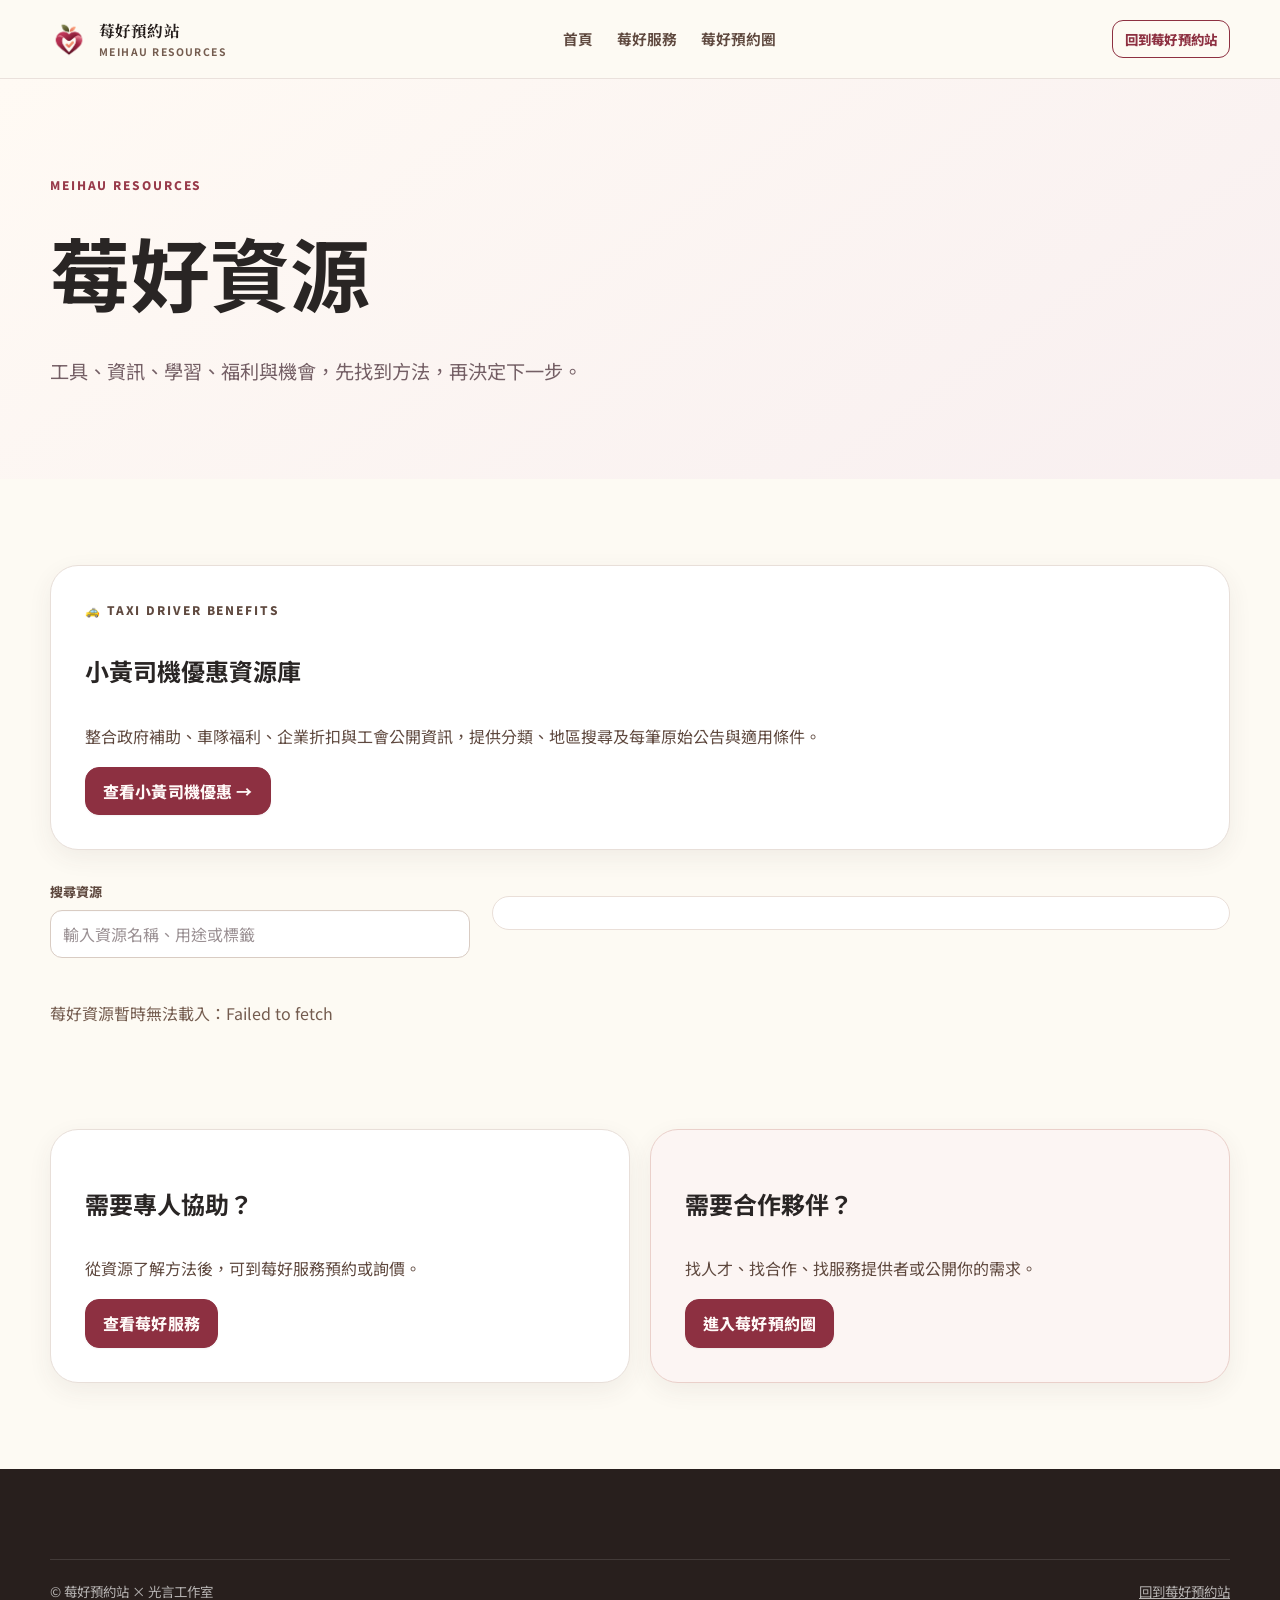
<file: resources.html>
<!doctype html>
<html lang="zh-Hant">
  <head>
    <meta charset="utf-8" />
    <meta name="viewport" content="width=device-width,initial-scale=1" />
    <meta name="description" content="莓好資源：工具、資訊、學習、福利與機會，先找到方法，再決定下一步。" />
    <title>莓好資源｜莓好預約站</title>
    <link rel="icon" href="assets/ui-v2/logo-icon.png" type="image/png" />
    <link rel="preconnect" href="https://fonts.googleapis.com" />
    <link rel="preconnect" href="https://fonts.gstatic.com" crossorigin />
    <link href="https://fonts.googleapis.com/css2?family=Noto+Sans+TC:wght@400;500;600;700;800&family=Noto+Serif+TC:wght@600;700;800&display=swap" rel="stylesheet" />
    <link rel="stylesheet" href="platform.css?v=20261010-notifications" />
    <script src="config.js"></script>
    <script defer src="platform.js?v=20261010-notifications"></script>
  </head>
  <body data-page="resources" class="resources-public-page">
    <header class="topbar">
      <div class="container topbar-inner">
        <a class="brand" href="index.html" aria-label="回到莓好預約站"><span class="brand-mark" aria-hidden="true"><img src="assets/ui-v2/logo-icon.png" alt="" width="1254" height="1254" /></span><span><strong>莓好預約站</strong><small>MEIHAU RESOURCES</small></span></a>
        <nav class="nav" aria-label="主要導覽"><a href="index.html">首頁</a><a href="index.html#serviceCatalog">莓好服務</a><a href="match.html?v=20261008-resource-circle">莓好預約圈</a></nav>
        <div class="header-actions"><a class="btn ghost small" href="index.html">回到莓好預約站</a></div>
      </div>
    </header>
    <main>
      <section class="resource-hero"><div class="container"><p class="eyebrow">MEIHAU RESOURCES</p><h1>莓好資源</h1><p>工具、資訊、學習、福利與機會，先找到方法，再決定下一步。</p></div></section>
      <section class="section"><div class="container">
        <article class="entry-card" aria-labelledby="taxiBenefitEntryTitle" style="margin-bottom:26px">
          <p class="eyebrow">🚕 TAXI DRIVER BENEFITS</p>
          <h2 id="taxiBenefitEntryTitle">小黃司機優惠資源庫</h2>
          <p>整合政府補助、車隊福利、企業折扣與工會公開資訊，提供分類、地區搜尋及每筆原始公告與適用條件。</p>
          <a class="btn" href="taxi-benefits/" style="justify-self:start">查看小黃司機優惠 →</a>
        </article>
        <div class="resource-tools"><label class="field"><span>搜尋資源</span><input id="resourceSearch" type="search" placeholder="輸入資源名稱、用途或標籤" /></label><nav id="resourceCategoryFilter" class="circle-category-filter" aria-label="資源分類"></nav></div>
        <div id="resourceList" class="resource-card-grid" aria-live="polite"><p class="muted">載入莓好資源中…</p></div>
      </div></section>
      <section class="section resource-bridge"><div class="container entry-grid"><article class="entry-card"><h2>需要專人協助？</h2><p>從資源了解方法後，可到莓好服務預約或詢價。</p><a class="btn" href="index.html#serviceCatalog">查看莓好服務</a></article><article class="entry-card join"><h2>需要合作夥伴？</h2><p>找人才、找合作、找服務提供者或公開你的需求。</p><a class="btn" href="match.html?v=20261008-resource-circle">進入莓好預約圈</a></article></div></section>
    </main>
    <footer class="footer footer-v2"><div class="container footer-bottom"><span>© 莓好預約站 × 光言工作室</span><a href="index.html">回到莓好預約站</a></div></footer>
  </body>
</html>
</file>
<file: platform.css>
:root {
  color-scheme: light;
  --bg: #fdfaf3;
  --bg-warm: #f8efe7;
  --surface: #ffffff;
  --surface-raised: #ffffff;
  --surface-soft: #f4ecef;
  --surface-muted: #eee7e3;
  --ink: #292524;
  --ink-strong: #241d1b;
  --muted: #745c4f;
  --muted-strong: #5f493f;
  --berry-50: #fcf5f3;
  --berry-100: #f5e5e2;
  --berry-200: #ead0ca;
  --berry-300: #d4a9a2;
  --berry-500: #ad5260;
  --berry-600: #983a4a;
  --berry-700: #8d3041;
  --berry-800: #5c282c;
  --apricot-100: #faebe3;
  --apricot-300: #e29779;
  --gold-500: #aa7e3f;
  --sage-100: #e8f0ea;
  --sage-600: #73714a;
  --sky-100: #e9f0f3;
  --sky-700: #456575;
  --line: #e8dfd9;
  --line-strong: #d9ccc3;
  --focus: #983a4a;
  --success-bg: #e8f1eb;
  --success-ink: #356348;
  --warning-bg: #f8eddc;
  --warning-ink: #8a622b;
  --danger-bg: #f5e5e3;
  --danger-ink: #8b4642;
  --info-bg: #eaf0f4;
  --info-ink: #48677a;
  --shadow-xs: 0 1px 2px rgba(60, 41, 47, 0.06);
  --shadow-sm: 0 8px 24px rgba(73, 51, 59, 0.07);
  --shadow-md: 0 18px 46px rgba(73, 51, 59, 0.1);
  --radius-sm: 10px;
  --radius-md: 14px;
  --radius-lg: 20px;
  --radius-xl: 28px;
  --radius-pill: 999px;
  --space-1: 4px;
  --space-2: 8px;
  --space-3: 12px;
  --space-4: 16px;
  --space-5: 20px;
  --space-6: 24px;
  --space-8: 32px;
  --space-10: 40px;
  --space-12: 48px;
  --space-16: 64px;
  --space-20: 80px;
  --container: min(1180px, calc(100% - 40px));
  --sidebar: 248px;
  --tap: 44px;
  --ease-out: cubic-bezier(0.23, 1, 0.32, 1);
  --ease-in-out: cubic-bezier(0.77, 0, 0.175, 1);
  --duration-fast: 140ms;
  --duration-ui: 200ms;
  --duration-modal: 240ms;
}

* { box-sizing: border-box; }
html { scroll-behavior: smooth; scroll-padding-top: 88px; }
body {
  margin: 0;
  min-width: 320px;
  font-family: "Noto Sans TC", "PingFang TC", "Microsoft JhengHei", ui-sans-serif, system-ui, -apple-system, BlinkMacSystemFont, sans-serif;
  background: var(--bg);
  color: var(--ink);
  line-height: 1.65;
  -webkit-font-smoothing: antialiased;
  text-rendering: optimizeLegibility;
}
a { color: inherit; }
button, input, select, textarea { font: inherit; }
button, a, input, select, textarea { -webkit-tap-highlight-color: transparent; }
button { cursor: pointer; }
img, svg { max-width: 100%; }
::selection { background: var(--berry-200); color: var(--ink-strong); }

:focus-visible {
  outline: 3px solid color-mix(in srgb, var(--focus) 34%, transparent);
  outline-offset: 2px;
}

.container { width: var(--container); margin-inline: auto; }
.muted { color: var(--muted); }
.hidden { display: none !important; }
.stack { display: grid; gap: var(--space-4); }
.divider { height: 1px; background: var(--line); margin: var(--space-5) 0; }

.topbar {
  position: sticky;
  top: 0;
  z-index: 30;
  background: color-mix(in srgb, var(--bg) 92%, transparent);
  backdrop-filter: blur(14px);
  border-bottom: 1px solid color-mix(in srgb, var(--line) 88%, transparent);
}
.topbar-inner {
  min-height: 72px;
  display: flex;
  align-items: center;
  justify-content: space-between;
  gap: var(--space-5);
}
.brand {
  display: inline-flex;
  align-items: center;
  gap: 11px;
  color: var(--ink-strong);
  text-decoration: none;
  min-width: 0;
}
.brand-mark {
  width: 38px;
  height: 38px;
  flex: 0 0 38px;
  position: relative;
  overflow: hidden;
  border-radius: 13px;
  background: #fbf8f2;
  box-shadow: 0 5px 16px rgba(67, 28, 40, .14), inset 0 0 0 1px rgba(112, 56, 72, .08);
}
.brand-mark img {
  position: absolute;
  width: 112px;
  max-width: none;
  height: auto;
  left: -37px;
  top: -14px;
}
.brand strong { display: block; font-size: .98rem; letter-spacing: .01em; }
.brand small {
  display: block;
  margin-top: -1px;
  color: var(--muted);
  font-size: .65rem;
  letter-spacing: .14em;
  font-weight: 700;
}
.sidebar .brand small { color: rgba(255,255,255,.58); }
.nav { display: flex; align-items: center; gap: var(--space-6); }
.nav a {
  position: relative;
  text-decoration: none;
  color: var(--muted-strong);
  font-size: .92rem;
  font-weight: 650;
}
.nav a::after {
  content: "";
  position: absolute;
  left: 0;
  right: 100%;
  bottom: -6px;
  height: 2px;
  border-radius: 2px;
  background: var(--berry-600);
  transition: right var(--duration-ui) var(--ease-out);
}

.btn {
  min-height: var(--tap);
  border: 1px solid var(--berry-700);
  background: var(--berry-700);
  color: #fffaf8;
  border-radius: var(--radius-md);
  padding: 10px 17px;
  font-weight: 780;
  letter-spacing: .01em;
  text-decoration: none;
  display: inline-flex;
  align-items: center;
  justify-content: center;
  gap: 8px;
  box-shadow: var(--shadow-xs);
  transition: transform var(--duration-fast) var(--ease-out), background-color var(--duration-ui) ease, border-color var(--duration-ui) ease, box-shadow var(--duration-ui) ease;
}
.btn.ghost { background: transparent; color: var(--berry-700); box-shadow: none; }
.btn.light { background: #fffdfb; color: var(--berry-700); border-color: #fffdfb; }
.btn.full { width: 100%; }
.btn.small { min-height: 38px; padding: 7px 12px; font-size: .84rem; border-radius: 11px; }
.btn:disabled { cursor: not-allowed; opacity: .48; box-shadow: none; }
.btn:active:not(:disabled), .service-choice:active, .tab:active, .icon-btn:active { transform: scale(.97); }

.hero {
  position: relative;
  overflow: clip;
  padding: clamp(64px, 8vw, 108px) 0 clamp(56px, 7vw, 88px);
  background:
    radial-gradient(circle at 86% 12%, rgba(223,191,141,.22), transparent 31%),
    radial-gradient(circle at 7% 18%, rgba(210,163,178,.23), transparent 34%),
    var(--bg);
}
.hero::after {
  content: "";
  position: absolute;
  width: 320px;
  height: 320px;
  right: -150px;
  bottom: -170px;
  border: 1px solid rgba(154,96,116,.15);
  border-radius: 50%;
  pointer-events: none;
}
.hero-grid {
  display: grid;
  grid-template-columns: minmax(0, 1.15fr) minmax(320px, .7fr);
  gap: clamp(32px, 5vw, 64px);
  align-items: center;
}
.eyebrow {
  color: var(--berry-600);
  font-size: .74rem;
  font-weight: 850;
  letter-spacing: .16em;
  margin: 0 0 10px;
  text-transform: uppercase;
}
.hero h1 {
  max-width: 830px;
  margin: 0;
  color: var(--ink-strong);
  font-family: Georgia, "Noto Serif TC", serif;
  font-size: clamp(2.65rem, 6.4vw, 5.1rem);
  line-height: 1.05;
  letter-spacing: -.055em;
  font-weight: 700;
}
.lead { color: var(--muted-strong); font-size: clamp(1rem, 1.5vw, 1.12rem); max-width: 700px; margin-top: var(--space-5); }
.actions { display: flex; gap: var(--space-3); flex-wrap: wrap; margin-top: var(--space-8); }

.panel, .card {
  background: var(--surface-raised);
  border: 1px solid var(--line);
  border-radius: var(--radius-lg);
  box-shadow: var(--shadow-sm);
}
.panel { padding: clamp(20px, 3vw, 28px); }
.hero-list {
  display: grid;
  gap: 0;
  padding: 10px 20px;
  box-shadow: var(--shadow-md);
}
.hero-list div {
  display: flex;
  justify-content: space-between;
  gap: var(--space-4);
  padding: 16px 2px;
  border-bottom: 1px solid var(--line);
}
.hero-list div:last-of-type { border-bottom: 0; }
.hero-list span { color: var(--muted-strong); }
.hero-list strong { color: var(--berry-700); white-space: nowrap; }
.hero-list p { margin: 10px 0 8px; font-size: .86rem; }

.section { padding: clamp(58px, 7vw, 86px) 0; }
.section.tint { background: var(--bg-warm); border-block: 1px solid rgba(213,199,196,.5); }
.section.dark { background: #32282b; color: #fff; }
.section-head { max-width: 760px; margin-bottom: var(--space-8); }
.section-head h2, .page-head h1, .toolbar h2, .page-head h2 {
  color: var(--ink-strong);
  font-family: Georgia, "Noto Serif TC", serif;
  letter-spacing: -.035em;
}
.section-head h2 { font-size: clamp(2rem, 4vw, 3.15rem); line-height: 1.12; margin: 0; }
.section-head p { color: var(--muted); }
.grid3 { display: grid; grid-template-columns: repeat(3, 1fr); gap: var(--space-4); }
.service-card {
  padding: clamp(22px, 3vw, 28px);
  display: flex;
  flex-direction: column;
  min-height: 286px;
  box-shadow: var(--shadow-xs);
}
.service-card > div:first-child { font-size: 1.42rem; line-height: 1; }
.service-card h3 { color: var(--ink-strong); font-size: 1.3rem; margin: 18px 0 6px; }
.service-card p, .service-card li { color: var(--muted); }
.service-card ul { padding-left: 1.25rem; margin-top: 8px; }
.service-card .btn { margin-top: auto; align-self: flex-start; }

.price-grid { display: grid; grid-template-columns: repeat(4, 1fr); gap: var(--space-3); }
.price-item {
  min-height: 88px;
  padding: 15px 16px;
  background: color-mix(in srgb, var(--surface) 91%, var(--berry-50));
  border: 1px solid var(--line);
  border-radius: var(--radius-md);
  display: grid;
  align-content: center;
  gap: 3px;
}
.price-item span { color: var(--muted); font-size: .82rem; }
.price-item strong { color: var(--ink-strong); font-size: 1.08rem; font-variant-numeric: tabular-nums; }

.login-banner {
  padding: clamp(26px, 4vw, 38px);
  display: flex;
  justify-content: space-between;
  gap: var(--space-8);
  align-items: center;
  background: var(--berry-800);
  color: #fffaf8;
  border-radius: var(--radius-xl);
  box-shadow: var(--shadow-md);
}
.login-banner h2 { font-family: Georgia, "Noto Serif TC", serif; letter-spacing: -.03em; }
.login-banner p { color: rgba(255,250,248,.74); margin-bottom: 0; }
.footer { padding: 28px 0 40px; color: var(--muted); font-size: .84rem; border-top: 1px solid var(--line); }

.layout { display: grid; grid-template-columns: var(--sidebar) minmax(0, 1fr); min-height: 100vh; }
.sidebar {
  background: #30272a;
  color: #fffaf8;
  padding: 24px 16px;
  position: sticky;
  top: 0;
  height: 100vh;
  border-right: 1px solid rgba(255,255,255,.05);
}
.sidebar .brand { margin: 0 6px 30px; color: #fffaf8; }
.side-nav { display: grid; gap: 4px; }
.side-nav button, .side-nav a {
  min-height: var(--tap);
  width: 100%;
  text-align: left;
  border: 0;
  background: transparent;
  color: rgba(255,250,248,.68);
  padding: 10px 13px;
  border-radius: 11px;
  text-decoration: none;
  font-weight: 650;
  transition: background-color var(--duration-ui) ease, color var(--duration-ui) ease, transform var(--duration-fast) var(--ease-out);
}
.side-nav .active, .side-nav button:hover, .side-nav a:hover { background: rgba(255,255,255,.095); color: #fff; }
.side-nav button:active, .side-nav a:active { transform: scale(.985); }
.side-nav-label {
  padding: 2px 13px 7px;
  color: rgba(255,255,255,.45);
  font-size: .68rem;
  font-weight: 800;
  letter-spacing: .16em;
}
.circle-hub-actions,.circle-hub-nav{display:flex;align-items:center;flex-wrap:wrap;gap:10px;margin:0 0 18px}
.circle-hub-nav{padding:14px;border:1px solid var(--line);border-radius:var(--radius-lg);background:var(--surface)}
.circle-hub-nav button{min-height:42px;padding:8px 15px;border:1px solid var(--line-strong);border-radius:999px;color:var(--berry-700);background:var(--surface-raised);font:inherit;font-weight:800;cursor:pointer}
.sidebar-footer {
  position: absolute;
  left: 22px;
  right: 22px;
  bottom: 22px;
  display: flex;
  gap: 14px;
  color: rgba(255,255,255,.58);
  font-size: .78rem;
}
.sidebar-footer a { text-decoration: none; }
.sidebar-footer button {
  padding: 0;
  border: 0;
  background: transparent;
  color: inherit;
  font-size: inherit;
}
.main { min-width: 0; padding: clamp(20px, 3vw, 36px); max-width: 1480px; width: 100%; margin-inline: auto; }
.admin-workspace-head {
  display: flex;
  align-items: flex-start;
  justify-content: space-between;
  gap: 28px;
  margin-bottom: 20px;
}
.admin-workspace-head h1 { margin: 0; color: var(--ink-strong); font-family: "Noto Serif TC", serif; font-size: clamp(2rem, 3.6vw, 3.15rem); line-height: 1.15; }
.admin-workspace-head p:last-child { margin-bottom: 0; }
.admin-role-meta { display: grid; justify-items: end; gap: 8px; min-width: max-content; color: var(--muted); font-size: .84rem; }
.admin-command-grid { display: grid; grid-template-columns: repeat(4, minmax(0, 1fr)); gap: 12px; margin-top: 18px; }
.admin-command {
  min-height: 128px;
  padding: 18px;
  display: grid;
  align-content: start;
  gap: 5px;
  text-align: left;
  border: 1px solid var(--line);
  border-radius: var(--radius-lg);
  background: var(--surface-raised);
  color: var(--ink);
  box-shadow: var(--shadow-xs);
  transition: transform var(--duration-fast) var(--ease-out), border-color var(--duration-ui) ease, box-shadow var(--duration-ui) ease;
}
.admin-command span { color: var(--berry-500); font-size: .72rem; font-weight: 850; letter-spacing: .14em; }
.admin-command strong { color: var(--ink-strong); font-size: 1.04rem; }
.admin-command small { color: var(--muted); line-height: 1.55; }
.admin-subsection { margin-top: 34px; }
.table-scroll { margin-top: 16px; overflow: auto; }
.system-status-grid { display: grid; grid-template-columns: repeat(4, minmax(0, 1fr)); gap: 14px; }
.system-status-grid article { display: grid; gap: 7px; }
.system-status-grid span, .system-status-grid small { color: var(--muted); }
.system-status-grid strong { color: var(--ink-strong); font-size: 1.2rem; }
.demo-note {
  margin-bottom: var(--space-6);
  padding: 12px 14px;
  border: 1px solid var(--apricot-300);
  border-radius: var(--radius-md);
  background: var(--apricot-100);
  color: #735a37;
  font-size: .84rem;
}
.page-head {
  display: flex;
  justify-content: space-between;
  gap: var(--space-6);
  align-items: flex-start;
  margin-bottom: var(--space-6);
}
.page-head h1 { margin: 0; font-size: clamp(2rem, 4vw, 2.7rem); line-height: 1.08; }
.page-head h2 { margin: 0; font-size: clamp(1.7rem, 3vw, 2.15rem); }
.page-head p:last-child { margin-bottom: 0; }

.stats { display: grid; grid-template-columns: repeat(4, 1fr); gap: var(--space-3); }
.stat { padding: 18px 19px; box-shadow: var(--shadow-xs); }
.stat span { display: block; color: var(--muted); font-size: .78rem; font-weight: 650; }
.stat strong { display: block; color: var(--ink-strong); font-size: clamp(1.45rem, 2.2vw, 1.8rem); margin-top: 2px; font-variant-numeric: tabular-nums; }

.tabs { display: flex; gap: 7px; flex-wrap: wrap; margin: 16px 0; }
.tab {
  min-height: 38px;
  border: 1px solid var(--line-strong);
  background: var(--surface-raised);
  color: var(--muted-strong);
  padding: 7px 13px;
  border-radius: var(--radius-pill);
  font-weight: 700;
  transition: transform var(--duration-fast) var(--ease-out), background-color var(--duration-ui) ease, color var(--duration-ui) ease, border-color var(--duration-ui) ease;
}
.tab.active { background: var(--berry-700); border-color: var(--berry-700); color: #fffaf8; }

.form-grid { display: grid; grid-template-columns: repeat(2, minmax(0, 1fr)); gap: var(--space-4); }
.field { display: grid; gap: 7px; min-width: 0; }
.field label, .field > span { color: var(--muted-strong); font-size: .82rem; font-weight: 760; }
.field input, .field select, .field textarea {
  width: 100%;
  min-height: var(--tap);
  padding: 10px 12px;
  border: 1px solid var(--line-strong);
  border-radius: 12px;
  background: var(--surface-raised);
  color: var(--ink);
  box-shadow: inset 0 1px 0 rgba(72,49,56,.02);
  transition: border-color var(--duration-ui) ease, box-shadow var(--duration-ui) ease, background-color var(--duration-ui) ease;
}
.field textarea { min-height: 92px; resize: vertical; }
.field input::placeholder, .field textarea::placeholder { color: #9a9093; }
.field input:focus, .field select:focus, .field textarea:focus { outline: none; border-color: var(--berry-500); box-shadow: 0 0 0 3px rgba(154,96,116,.13); }
.field input[readonly] { background: var(--surface-muted); color: var(--muted); }
.field input:disabled, .field select:disabled, .field textarea:disabled { background: var(--surface-muted); color: #978d90; cursor: not-allowed; }
.field.full { grid-column: 1 / -1; }
.field-error input, .field-error select, .field-error textarea { border-color: var(--danger-ink); box-shadow: 0 0 0 3px rgba(139,70,66,.08); }
.field-message { font-size: .76rem; color: var(--muted); }
.field-error .field-message { color: var(--danger-ink); }

.address-list, .order-list, .schedule-list { display: grid; gap: var(--space-3); }
.address-card, .order-row, .schedule-row {
  padding: 16px 17px;
  border: 1px solid var(--line);
  border-radius: var(--radius-md);
  background: var(--surface-raised);
  box-shadow: var(--shadow-xs);
}
.address-card { display: grid; gap: 8px; position: relative; }
.address-card .btn { justify-self: start; margin-top: 8px; }
.address-card-head { display: flex; align-items: center; gap: 9px; flex-wrap: wrap; }
.address-type { display: inline-flex; align-items: center; min-height: 27px; padding: 4px 10px; border-radius: var(--radius-pill); background: var(--berry-100); color: var(--berry-700); font-size: .75rem; font-weight: 800; }
.address-main { color: var(--ink-strong); font-size: 1rem; font-weight: 720; }
.address-recipient { display: flex; gap: 12px; flex-wrap: wrap; color: var(--muted-strong); font-size: .87rem; }
.address-note { padding: 10px 12px; border-radius: 10px; background: var(--surface-muted); color: var(--muted-strong); font-size: .84rem; }
.empty-address { display: grid; gap: 5px; padding: 24px; border: 1px dashed var(--line-strong); border-radius: var(--radius-md); color: var(--muted); background: var(--surface-raised); }
.empty-address strong { color: var(--ink-strong); }
.address-editor { border-top: 4px solid var(--berry-500); }
.address-editor-title { color: var(--ink-strong); font-size: 1.15rem; font-weight: 850; }
.address-form-actions { display: flex; gap: 10px; flex-wrap: wrap; }
.order-row, .schedule-row { display: grid; grid-template-columns: minmax(180px, 1.25fr) .82fr .58fr .58fr; gap: var(--space-3); align-items: center; }
.order-row strong, .schedule-row strong { color: var(--ink-strong); }

.badge {
  display: inline-flex;
  width: fit-content;
  align-items: center;
  gap: 5px;
  min-height: 26px;
  padding: 4px 9px;
  border-radius: var(--radius-pill);
  font-size: .72rem;
  font-weight: 800;
  line-height: 1;
  white-space: nowrap;
}
.badge.ok, .badge.paid, .badge.completed { background: var(--success-bg); color: var(--success-ink); }
.badge.warn, .badge.pending, .badge.partial, .badge.in-progress { background: var(--warning-bg); color: var(--warning-ink); }
.badge.danger, .badge.unpaid, .badge.failed, .badge.cancelled { background: var(--danger-bg); color: var(--danger-ink); }
.badge.neutral, .badge.draft { background: var(--surface-muted); color: var(--muted-strong); }
.badge.refund, .badge.refund-pending { background: var(--info-bg); color: var(--info-ink); }
.badge.confirmed, .badge.waiting-payment { background: var(--berry-100); color: var(--berry-700); }

.service-menu { display: grid; grid-template-columns: repeat(2, minmax(0, 1fr)); gap: var(--space-3); }
.service-choice {
  min-height: 94px;
  padding: 16px 18px;
  text-align: left;
  border: 1px solid var(--line-strong);
  border-radius: var(--radius-lg);
  background: var(--surface-raised);
  color: var(--ink);
  box-shadow: var(--shadow-xs);
  transition: transform var(--duration-fast) var(--ease-out), border-color var(--duration-ui) ease, background-color var(--duration-ui) ease, box-shadow var(--duration-ui) ease;
}
.service-choice strong { display: block; color: var(--ink-strong); font-size: 1.02rem; margin-bottom: 3px; }
.service-choice.active { border-color: var(--berry-500); background: var(--berry-50); box-shadow: 0 0 0 2px rgba(154,96,116,.08); }
.service-builder { display: grid; grid-template-columns: minmax(0, 1fr) 350px; gap: var(--space-5); align-items: start; }
.service-options { display: grid; gap: var(--space-3); }
.option-card { display: flex; justify-content: space-between; gap: var(--space-5); padding: 16px; border: 1px solid var(--line); border-radius: var(--radius-md); background: var(--surface-raised); }
.checkout { position: sticky; top: 24px; padding: 22px; box-shadow: var(--shadow-md); }
.checkout h3 { margin: 2px 0 8px; color: var(--ink-strong); font-size: 1.25rem; }
.checkout-lines { display: grid; gap: 8px; margin: 17px 0; }
.checkout-line { display: flex; justify-content: space-between; gap: var(--space-4); color: var(--muted-strong); font-size: .9rem; }
.checkout-line strong { color: var(--ink); font-variant-numeric: tabular-nums; }
.checkout-total { display: flex; justify-content: space-between; align-items: baseline; border-top: 1px solid var(--line); padding-top: 15px; margin-top: 12px; font-size: 1rem; font-weight: 800; }
.checkout-total strong { color: var(--berry-700); font-family: Georgia, serif; font-size: 1.7rem; font-variant-numeric: tabular-nums; }
.checkout .muted { font-size: .78rem; line-height: 1.55; }

.calendar-wrap { overflow: auto; padding-bottom: 4px; }
.calendar { display: grid; grid-template-columns: repeat(7, minmax(126px, 1fr)); gap: 1px; background: var(--line); border: 1px solid var(--line); border-radius: var(--radius-lg); overflow: hidden; min-width: 900px; box-shadow: var(--shadow-xs); }
.cal-head, .cal-day { background: var(--surface-raised); padding: 10px; }
.cal-head { text-align: center; font-size: .76rem; font-weight: 800; color: var(--muted); background: #f7f2f0; }
.cal-day { min-height: 128px; }
.cal-day > strong { color: var(--muted-strong); font-size: .82rem; font-variant-numeric: tabular-nums; }
.event {
  display: block;
  width: 100%;
  margin-top: 6px;
  padding: 6px 8px;
  border: 0;
  border-radius: 8px;
  font-size: .71rem;
  line-height: 1.35;
  text-align: left;
  cursor: pointer;
  transition: transform var(--duration-fast) var(--ease-out), filter var(--duration-ui) ease;
}
.event.rental { background: var(--berry-100); color: var(--berry-800); }
.event.errand { background: var(--sage-100); color: var(--sage-600); }
.event.unpaid { box-shadow: inset 3px 0 0 var(--warning-ink); }
.event:active { transform: scale(.985); }

.toolbar { display: flex; justify-content: space-between; gap: var(--space-4); align-items: center; flex-wrap: wrap; }
.toolbar h2 { font-size: clamp(1.6rem, 3vw, 2.05rem); }
.table { width: 100%; border-collapse: separate; border-spacing: 0; background: var(--surface-raised); border-radius: var(--radius-lg); overflow: hidden; border: 1px solid var(--line); box-shadow: var(--shadow-xs); }
.table th, .table td { padding: 12px 14px; border-bottom: 1px solid var(--line); text-align: left; font-size: .84rem; vertical-align: middle; }
.table th { background: #f7f2f0; color: var(--muted-strong); font-weight: 800; }
.table tr:last-child td { border-bottom: 0; }

.modal {
  position: fixed;
  inset: 0;
  background: rgba(36,27,30,.56);
  display: grid;
  place-items: center;
  padding: 20px;
  z-index: 50;
  backdrop-filter: blur(3px);
}
.modal[hidden] { display: none; }
.modal-card {
  max-width: 620px;
  width: 100%;
  max-height: min(84vh, 760px);
  overflow: auto;
  padding: 24px;
  transform-origin: center;
  transition: transform var(--duration-modal) var(--ease-out), opacity var(--duration-modal) var(--ease-out);
  @starting-style { opacity: 0; transform: scale(.96) translateY(8px); }
}
.modal-head { display: flex; justify-content: space-between; gap: var(--space-4); }
.modal-head h2 { margin: 0; color: var(--ink-strong); font-family: Georgia, "Noto Serif TC", serif; }
.icon-btn {
  width: var(--tap);
  height: var(--tap);
  border: 0;
  border-radius: 50%;
  background: var(--surface-muted);
  color: var(--ink);
  font-size: 1.25rem;
  display: grid;
  place-items: center;
  transition: transform var(--duration-fast) var(--ease-out), background-color var(--duration-ui) ease;
}

.state-box {
  min-height: 180px;
  padding: 28px;
  display: grid;
  place-items: center;
  text-align: center;
  border: 1px dashed var(--line-strong);
  border-radius: var(--radius-lg);
  background: var(--surface-raised);
  color: var(--muted);
}
.state-box strong { display: block; color: var(--ink-strong); margin-bottom: 4px; }
.state-box.error { border-color: #dfb6b2; background: #fcf4f3; color: var(--danger-ink); }
.skeleton { position: relative; overflow: hidden; background: var(--surface-muted); border-radius: 9px; color: transparent !important; min-height: 16px; }
.skeleton::after { content: ""; position: absolute; inset: 0; transform: translateX(-100%); background: linear-gradient(90deg, transparent, rgba(255,255,255,.7), transparent); animation: skeleton-shimmer 1.25s linear infinite; }
@keyframes skeleton-shimmer { to { transform: translateX(100%); } }

@media (hover: hover) and (pointer: fine) {
  .nav a:hover::after { right: 0; }
  .btn:hover:not(:disabled) { background: var(--berry-800); border-color: var(--berry-800); box-shadow: var(--shadow-sm); }
  .btn.ghost:hover:not(:disabled) { background: var(--berry-50); color: var(--berry-800); }
  .btn.light:hover:not(:disabled) { background: #f8efec; border-color: #f8efec; }
  .service-choice:hover { border-color: var(--berry-300); box-shadow: var(--shadow-sm); }
  .event:hover { filter: brightness(.97); }
  .icon-btn:hover { background: var(--berry-100); }
  .table tbody tr:hover td { background: #fcf9f7; }
  .admin-command:hover { transform: translateY(-2px); border-color: var(--berry-300); box-shadow: var(--shadow-sm); }
}

@media (max-width: 1080px) {
  :root { --container: min(100% - 32px, 1080px); --sidebar: 218px; }
  .hero-grid { grid-template-columns: 1fr .72fr; gap: 30px; }
  .price-grid { grid-template-columns: repeat(3, 1fr); }
  .stats { grid-template-columns: repeat(2, 1fr); }
  .service-builder { grid-template-columns: minmax(0, 1fr) 320px; }
  .order-row, .schedule-row { grid-template-columns: 1.2fr .82fr .65fr .55fr; }
  .admin-command-grid, .system-status-grid { grid-template-columns: repeat(2, minmax(0, 1fr)); }
}

@media (max-width: 820px) {
  :root { --container: calc(100% - 28px); }
  .topbar-inner { min-height: 66px; }
  .nav { display: none; }
  .hero { padding-top: 58px; }
  .hero-grid { grid-template-columns: 1fr; }
  .hero-list { max-width: 600px; }
  .grid3 { grid-template-columns: 1fr 1fr; }
  .grid3 > :last-child:nth-child(odd) { grid-column: 1 / -1; }
  .price-grid { grid-template-columns: repeat(2, 1fr); }
  .login-banner { align-items: flex-start; flex-direction: column; }
  .layout { display: block; }
  .sidebar {
    position: sticky;
    top: 0;
    z-index: 35;
    width: 100%;
    height: auto;
    padding: 10px 14px;
    display: flex;
    align-items: center;
    gap: 14px;
    overflow-x: auto;
    scrollbar-width: none;
  }
  .sidebar::-webkit-scrollbar { display: none; }
  .sidebar .brand { margin: 0; flex: 0 0 auto; }
  .sidebar .brand span:last-child { display: none; }
  .side-nav { display: flex; gap: 4px; flex: 0 0 auto; }
  .side-nav-label { display: none; }
  .circle-hub-nav{flex-wrap:nowrap;overflow-x:auto}
  .circle-hub-nav button{flex:0 0 auto}
  .side-nav button, .side-nav a { width: auto; min-width: max-content; text-align: center; padding-inline: 12px; }
  .sidebar-footer { position: static; flex: 0 0 auto; min-width: max-content; }
  .admin-workspace-head { align-items: flex-start; }
  .main { padding: 22px 18px 110px; }
  .service-builder { display: block; }
  .checkout {
    position: fixed;
    z-index: 31;
    left: 12px;
    right: 12px;
    bottom: 12px;
    top: auto;
    padding: 12px 14px;
    border-radius: 18px;
    box-shadow: 0 16px 40px rgba(52,36,42,.22);
    display: grid;
    grid-template-columns: minmax(0, 1fr) auto;
    gap: 10px 12px;
    align-items: center;
  }
  .checkout .eyebrow, .checkout h3, .checkout-lines, .checkout > .muted { display: none; }
  .checkout-total { border: 0; margin: 0; padding: 0; display: grid; justify-content: start; }
  .checkout-total span { font-size: .72rem; color: var(--muted); }
  .checkout-total strong { font-size: 1.32rem; }
  .checkout .btn { width: auto; min-width: 148px; }
  .calendar-wrap { margin-inline: -18px; padding-inline: 18px; }
}

@media (max-width: 620px) {
  :root { --container: calc(100% - 24px); }
  .topbar-inner { gap: 10px; }
  .topbar .btn.small { font-size: .78rem; padding-inline: 12px; }
  .brand strong { font-size: .92rem; }
  .brand small { display: none; }
  .hero h1 { font-size: clamp(2.45rem, 13vw, 3.7rem); }
  .lead { font-size: .98rem; }
  .actions { display: grid; grid-template-columns: 1fr; }
  .actions .btn { width: 100%; }
  .section { padding-block: 54px; }
  .grid3 { grid-template-columns: 1fr; }
  .grid3 > :last-child:nth-child(odd) { grid-column: auto; }
  .service-card { min-height: auto; }
  .price-grid { grid-template-columns: 1fr 1fr; gap: 9px; }
  .price-item { min-height: 82px; padding: 13px; }
  .login-banner .btn { width: 100%; }
  .main { padding-inline: 14px; }
  .demo-note { margin-inline: -2px; }
  .page-head { display: grid; gap: var(--space-4); }
  .page-head > .btn { width: 100%; }
  .stats { grid-template-columns: 1fr 1fr; gap: 10px; }
  .stat { padding: 15px; }
  .form-grid { grid-template-columns: 1fr; }
  .field.full { grid-column: auto; }
  .service-menu { grid-template-columns: 1fr; }
  .service-choice { min-height: 82px; }
  .order-row, .schedule-row { grid-template-columns: 1fr auto; gap: 5px 12px; }
  .order-row > :nth-child(2), .schedule-row > :nth-child(2) { grid-column: 1 / -1; color: var(--muted); font-size: .82rem; }
  .order-row > :nth-child(3), .schedule-row > :nth-child(3) { grid-column: 1; }
  .order-row > :nth-child(4), .schedule-row > :nth-child(4) { grid-column: 2; grid-row: 1; }
  .toolbar { align-items: flex-start; }
  .toolbar > .field { width: 100%; }
  .table { min-width: 680px; }
  .modal { padding: 12px; }
  .modal-card { padding: 20px; max-height: 88vh; border-radius: 18px; }
  .admin-workspace-head { display: grid; gap: 12px; }
  .admin-role-meta { justify-items: start; min-width: 0; }
  .admin-command-grid, .system-status-grid { grid-template-columns: 1fr; }
  .checkout { left: 8px; right: 8px; bottom: 8px; }
  .checkout .btn { min-width: 132px; padding-inline: 12px; }
}

@media (max-width: 390px) {
  .topbar .brand-mark { width: 34px; height: 34px; flex-basis: 34px; }
  .topbar .btn.small { min-height: 38px; padding-inline: 9px; }
  .price-grid { grid-template-columns: 1fr; }
  .stats { grid-template-columns: 1fr; }
  .checkout { grid-template-columns: 1fr; }
  .checkout .btn { width: 100%; }
}

@media (prefers-reduced-motion: reduce) {
  html { scroll-behavior: auto; }
  *, *::before, *::after { scroll-behavior: auto !important; animation-duration: .01ms !important; animation-iteration-count: 1 !important; transition-duration: .01ms !important; }
  .modal-card { transform: none !important; }
}

/* UI v2 brand system */
.brand-mark {
  background: #fdfaf3;
  border-radius: 50%;
  box-shadow: none;
}
.brand-mark img {
  inset: 0;
  width: 100%;
  height: 100%;
  max-width: 100%;
  object-fit: cover;
}
.brand strong,
.section-head h2,
.hero h1,
.story-copy h2,
.assurance-grid h2,
.final-cta h2,
.page-head h1,
.page-head h2,
.toolbar h2 {
  font-family: "Noto Serif TC", "Songti TC", "PMingLiU", Georgia, serif;
}
.topbar { background: color-mix(in srgb, #fdfaf3 94%, transparent); }
.topbar-inner { min-height: 78px; }
.header-actions { display: flex; align-items: center; gap: 10px; }
.mobile-menu { display: none; position: relative; }
.mobile-menu summary {
  width: 44px;
  height: 44px;
  border: 1px solid var(--line-strong);
  border-radius: 50%;
  display: grid;
  align-content: center;
  justify-items: center;
  gap: 4px;
  list-style: none;
  cursor: pointer;
  background: #fff;
}
.mobile-menu summary::-webkit-details-marker { display: none; }
.mobile-menu summary span { width: 17px; height: 1.5px; background: var(--berry-800); border-radius: 2px; }
.mobile-menu nav {
  position: absolute;
  right: 0;
  top: calc(100% + 10px);
  width: min(280px, calc(100vw - 24px));
  padding: 10px;
  display: grid;
  gap: 2px;
  border: 1px solid var(--line);
  border-radius: 18px;
  background: #fff;
  box-shadow: var(--shadow-md);
}
.mobile-menu nav a { min-height: 44px; padding: 10px 12px; border-radius: 10px; text-decoration: none; font-weight: 700; }
.mobile-menu nav a:last-child { margin-top: 4px; background: var(--berry-600); color: #fff; text-align: center; }

.hero-v2 {
  padding: clamp(44px, 5.5vw, 84px) 0 0;
  background: linear-gradient(112deg, #fdfaf3 0%, #fdfaf3 48%, #f8eee5 100%);
}
.hero-v2::after { display: none; }
.hero-v2-grid {
  display: grid;
  grid-template-columns: minmax(0, .88fr) minmax(440px, 1.12fr);
  align-items: center;
  gap: clamp(28px, 4vw, 68px);
}
.hero-copy { position: relative; z-index: 2; padding-bottom: clamp(46px, 5vw, 76px); }
.hero-v2 .eyebrow { font-family: "Noto Serif TC", serif; font-size: .88rem; letter-spacing: .22em; }
.hero-v2 h1 { font-size: clamp(3rem, 5.3vw, 5.5rem); color: var(--berry-800); line-height: 1.12; letter-spacing: -.045em; }
.hero-v2 .lead { margin-top: 24px; line-height: 1.9; }
.hero-media { align-self: stretch; min-height: 560px; border-radius: 210px 0 0 0; overflow: hidden; box-shadow: -18px 22px 70px rgba(92,40,44,.09); }
.hero-media img { width: 100%; height: 100%; object-fit: cover; object-position: center right; display: block; }
.btn-arrow { gap: 28px; }
.hero-benefits { margin: 38px 0 0; padding: 22px 0 0; display: flex; flex-wrap: wrap; gap: 18px 25px; border-top: 1px solid var(--line); list-style: none; color: var(--muted-strong); font-size: .86rem; font-weight: 650; }
.hero-benefits span { color: var(--berry-600); font-size: 1.05rem; }

.section-head-row { max-width: none; display: flex; align-items: end; justify-content: space-between; gap: 36px; }
.section-head-row > p { max-width: 430px; margin-bottom: 8px; }
.services-section { background: #fff; }
.service-showcase { display: grid; grid-template-columns: repeat(5, minmax(0, 1fr)); gap: 18px; }
.service-visual-card { overflow: hidden; border: 1px solid var(--line); border-radius: 24px; background: #fff; box-shadow: var(--shadow-xs); transition: transform var(--duration-ui) var(--ease-out), box-shadow var(--duration-ui) ease; }
.service-visual-card > img { display: block; width: 100%; aspect-ratio: 4 / 3; object-fit: cover; }
.service-visual-body { min-height: 222px; padding: 20px; display: grid; grid-template-columns: minmax(0, 1fr) 42px; align-content: start; gap: 14px 10px; }
.service-visual-body > div:first-child { grid-column: 1 / -1; }
.service-visual-body span { color: var(--berry-500); font-size: .72rem; font-weight: 800; letter-spacing: .14em; }
.service-visual-body h3 { margin: 6px 0 5px; color: var(--ink-strong); font-family: "Noto Serif TC", serif; font-size: 1.25rem; }
.service-visual-body p { margin: 0; color: var(--muted); font-size: .88rem; }
.service-price { align-self: center; color: var(--berry-600); font-size: .78rem; }
.service-price strong { font-family: "Noto Serif TC", serif; font-size: 1.28rem; }
.service-visual-body > a { width: 42px; height: 42px; display: grid; place-items: center; align-self: center; justify-self: end; border-radius: 50%; background: var(--apricot-100); color: var(--berry-800); text-decoration: none; font-size: 1.2rem; }

.story-section { overflow: clip; background: var(--bg); }
.story-grid { display: grid; grid-template-columns: 1.03fr .8fr; gap: clamp(50px, 8vw, 110px); align-items: center; }
.story-collage { position: relative; min-height: 590px; }
.story-main { width: 82%; height: 520px; object-fit: cover; border-radius: 190px 190px 26px 26px; display: block; }
.story-small { position: absolute; right: 0; bottom: 0; width: 47%; aspect-ratio: 1 / 1; object-fit: cover; border: 10px solid var(--bg); border-radius: 50%; }
.story-copy h2, .assurance-grid h2 { margin: 0; color: var(--berry-800); font-size: clamp(2.2rem, 4vw, 3.8rem); line-height: 1.27; letter-spacing: -.035em; }
.story-copy > p:not(.eyebrow) { margin-top: 24px; color: var(--muted); line-height: 1.95; }
.story-points { margin-top: 30px; display: grid; gap: 0; }
.story-points div { padding: 16px 0; display: grid; grid-template-columns: 110px 1fr; gap: 18px; border-top: 1px solid var(--line); }
.story-points strong { color: var(--berry-800); }
.story-points span { color: var(--muted); }

.pricing-summary { background: #fff; }
.price-summary-grid { display: grid; grid-template-columns: repeat(5, 1fr); border: 1px solid var(--line); border-radius: 24px; overflow: hidden; }
.price-summary-grid article { min-height: 168px; padding: 28px; display: grid; align-content: center; gap: 4px; border-right: 1px solid var(--line); border-bottom: 1px solid var(--line); }
.price-summary-grid article:nth-child(5n), .price-summary-grid article:last-child { border-right: 0; }
.price-summary-grid article:last-child { border-bottom: 0; }
.price-summary-grid span, .price-summary-grid small { color: var(--muted); }
.price-summary-grid strong { color: var(--berry-700); font-family: "Noto Serif TC", serif; font-size: clamp(1.7rem, 2.5vw, 2.35rem); }
.pricing-details { margin-top: 20px; border: 1px solid var(--line); border-radius: 18px; background: var(--bg); }
.pricing-details summary { min-height: 58px; padding: 15px 20px; display: flex; align-items: center; justify-content: space-between; gap: 16px; cursor: pointer; list-style: none; color: var(--berry-800); font-weight: 800; }
.pricing-details summary::-webkit-details-marker { display: none; }
.pricing-details[open] summary span { transform: rotate(45deg); }
.pricing-details summary span { font-size: 1.4rem; transition: transform var(--duration-ui) ease; }
.pricing-groups { padding: 6px 20px 20px; display: grid; grid-template-columns: repeat(4, 1fr); gap: 22px; }
.pricing-groups h3 { color: var(--ink-strong); font-family: "Noto Serif TC", serif; }
.pricing-groups ul { margin: 0; padding: 0; list-style: none; }
.pricing-groups li { padding: 8px 0; display: flex; justify-content: space-between; gap: 8px; border-bottom: 1px solid var(--line); color: var(--muted); font-size: .84rem; }
.pricing-groups strong { color: var(--ink); white-space: nowrap; }
.pricing-details > .muted { padding: 0 20px 20px; }

.addon-options { display: grid; gap: 10px; }
.addon-options label { display: flex; align-items: center; gap: 10px; padding: 12px; border: 1px solid var(--line); border-radius: 12px; background: var(--surface-raised); }
.addon-options label span { display: flex; flex: 1; align-items: center; justify-content: space-between; gap: 14px; }
.addon-options small { color: var(--muted); }
.service-catalog-cards { margin-top: 16px; display: grid; grid-template-columns: repeat(3, minmax(0, 1fr)); gap: 12px; }
.service-plan-card {
  min-width: 0;
  padding: 16px;
  display: grid;
  gap: 9px;
  text-align: left;
  border: 1px solid var(--line);
  border-radius: var(--radius-md);
  background: var(--surface-raised);
  color: var(--ink);
  box-shadow: var(--shadow-xs);
}
.service-plan-card.active { border-color: var(--berry-500); box-shadow: 0 0 0 2px rgba(154,96,116,.08); }
.service-plan-card:disabled { cursor: not-allowed; opacity: .72; background: var(--surface-muted); }
.service-plan-head { display: flex; justify-content: space-between; gap: 10px; align-items: start; }
.service-plan-head strong { color: var(--ink-strong); }
.service-plan-head em { flex: 0 0 auto; color: var(--berry-700); font-size: .78rem; font-style: normal; font-weight: 800; }
.service-plan-card small { color: var(--muted); line-height: 1.5; }
.companion-tags { width: fit-content; padding: 5px 9px; border-radius: var(--radius-pill); background: var(--sage-100); color: var(--success-ink); font-size: .74rem; font-weight: 800; }
.official-service-meta { display: flex; flex-wrap: wrap; align-items: center; gap: 7px; color: var(--muted); font-size: .75rem; }
.official-partner-badge,.official-service-meta b { width: fit-content; padding: 3px 8px; border-radius: var(--radius-pill); background: var(--berry-100); color: var(--berry-700); font-size: .7rem; font-weight: 850; }
.official-team-card { border-color: var(--berry-200); background: linear-gradient(145deg,#fff 0%,var(--berry-50) 100%); }
.official-team-actions { display: flex; flex-wrap: wrap; gap: 8px; margin-top: 10px; }
.member-circle-card>.official-team-actions { grid-column: 1/-1; }
.official-team-actions a { text-decoration: none; }
.member-circle-card>.official-team-actions a { padding: 7px 10px; border: 1px solid var(--berry-300); border-radius: var(--radius-pill); color: var(--berry-700); background: #fff; font-size: .78rem; font-weight: 800; }
.service-application-note { grid-column: 1/-1; margin: 8px 0 0; color: var(--muted); font-size: .82rem; }
.companion-booking { padding: 18px; border: 1px solid var(--berry-200); border-radius: var(--radius-lg); background: var(--berry-50); }
.companion-rules { margin-top: 16px; display: grid; gap: 11px; padding: 16px; border-radius: var(--radius-md); background: var(--surface-raised); }
.companion-rules > strong { color: var(--berry-700); font-family: "Noto Serif TC", serif; font-size: 1.08rem; }
.companion-rules div { display: grid; grid-template-columns: 58px 1fr; gap: 10px; color: var(--muted-strong); font-size: .84rem; }
.companion-rules b { color: var(--ink-strong); }
.member-order-row .order-details, .member-order-row .order-actions, .admin-order-status { grid-column: 1 / -1; }
.order-details { margin: 0; color: var(--muted-strong); font-size: .84rem; }
.order-actions { display: flex; gap: 8px; flex-wrap: wrap; }
.danger-action { border-color: var(--danger-ink) !important; color: var(--danger-ink) !important; }
.admin-order-status { padding-top: 10px; display: grid; grid-template-columns: auto minmax(150px, 220px) auto 1fr; gap: 8px; align-items: center; border-top: 1px solid var(--line); }
.admin-order-status label, .admin-order-status small { color: var(--muted); font-size: .76rem; }
.admin-order-status select { min-height: 38px; padding: 7px 10px; border: 1px solid var(--line-strong); border-radius: 10px; background: var(--surface-raised); }
.admin-inquiry-actions { display: grid; grid-template-columns: minmax(120px, .7fr) minmax(130px, .8fr) auto; gap: 8px; align-items: center; }

.process-section { background: var(--bg-warm); }
.centered { margin-inline: auto; text-align: center; }
.process-list { margin: 0; padding: 0; display: grid; grid-template-columns: repeat(4, 1fr); list-style: none; counter-reset: process; }
.process-list li { position: relative; padding: 0 30px; text-align: center; }
.process-list li:not(:last-child)::after { content: ""; position: absolute; top: 23px; right: -18px; width: 36px; border-top: 1px solid var(--berry-300); }
.process-list > li > span { width: 48px; height: 48px; margin: 0 auto 18px; display: grid; place-items: center; border: 1px solid var(--berry-300); border-radius: 50%; color: var(--berry-600); font-family: "Noto Serif TC", serif; font-weight: 800; }
.process-list h3 { margin: 0; color: var(--ink-strong); font-family: "Noto Serif TC", serif; }
.process-list p { margin-bottom: 0; color: var(--muted); font-size: .88rem; }

.assurance-section { background: #fff; }
.assurance-grid { display: grid; grid-template-columns: .82fr 1fr; gap: clamp(48px, 8vw, 120px); align-items: start; }
.assurance-items { display: grid; }
.assurance-items article { padding: 22px 0; display: grid; grid-template-columns: 48px 1fr; gap: 18px; border-top: 1px solid var(--line); }
.assurance-items article:last-child { border-bottom: 1px solid var(--line); }
.assurance-items span { color: var(--berry-500); font-family: "Noto Serif TC", serif; font-weight: 800; }
.assurance-items h3 { margin: 0; color: var(--ink-strong); font-family: "Noto Serif TC", serif; }
.assurance-items p { margin: 5px 0 0; color: var(--muted); }

.final-cta { background: var(--berry-800); color: #fff; }
.final-cta-inner { display: flex; align-items: center; justify-content: space-between; gap: 36px; }
.final-cta .eyebrow { color: var(--berry-300); }
.final-cta h2 { margin: 0; font-size: clamp(2rem, 4vw, 3.6rem); }
.final-cta p:last-child { margin-bottom: 0; color: rgba(255,255,255,.72); }
.footer-v2 { padding: 54px 0 22px; background: #281f1d; color: rgba(255,255,255,.66); border: 0; }
.footer-v2 .brand { color: #fff; }
.footer-v2 .brand small { color: rgba(255,255,255,.55); }
.footer-grid { display: grid; grid-template-columns: 1.5fr .7fr .9fr; gap: 60px; }
.footer-grid > nav, .footer-grid > div:last-child { display: grid; align-content: start; gap: 8px; }
.footer-grid strong { color: #fff; }
.footer-grid a { text-decoration: none; }
.footer-grid nav a, .footer-grid > div:last-child a { min-height: 40px; display: flex; align-items: center; }
.footer-bottom { margin-top: 36px; padding-top: 20px; border-top: 1px solid rgba(255,255,255,.12); display: flex; justify-content: space-between; gap: 20px; }

.member-action-grid { display: grid; grid-template-columns: repeat(4, minmax(0, 1fr)); gap: 14px; }
.member-action-grid .service-card { min-height: 278px; }
.service-icon { color: var(--berry-600); font-family: "Noto Serif TC", serif; font-size: .9rem !important; font-weight: 800; letter-spacing: .14em; }
.sidebar { background: var(--berry-800); }
.demo-note { background: #fff7e9; color: #6f532d; }

/* Payment and service statuses intentionally use separate visual systems. */
.badge.paid, .badge.ok { background: #e5f1e9; color: #2f6043; }
.badge.pending { background: #fff0d9; color: #7d581e; }
.badge.partial { background: #fae5dc; color: #8a4935; }
.badge.unpaid { background: #f8e5e3; color: #923f43; }
.badge.refund, .badge.refund-pending { background: #e6eef5; color: #3d6076; }
.badge.failed { background: #ecdadd; color: #742c38; }
.badge.draft { background: #efebe8; color: #675d57; }
.badge.waiting-payment { background: #f3e3e6; color: #7f3040; }
.badge.confirmed { background: #ecebdc; color: #5d5c32; }
.badge.in-progress { background: #e4f0ef; color: #356761; }
.badge.completed { background: #edf0df; color: #586237; }
.badge.cancelled { background: #eee8e6; color: #73524d; text-decoration: line-through; }

@media (hover: hover) and (pointer: fine) {
  .service-visual-card:hover { transform: translateY(-5px); box-shadow: var(--shadow-md); }
  .service-visual-body > a:hover { background: var(--berry-600); color: #fff; }
  .mobile-menu nav a:hover { background: var(--berry-50); }
}

@media (max-width: 1100px) {
  .nav { display: none; }
  .mobile-menu { display: block; }
  .hero-v2-grid { grid-template-columns: minmax(0, .9fr) minmax(390px, 1.1fr); }
  .hero-media { min-height: 520px; }
  .service-showcase, .price-summary-grid { grid-template-columns: repeat(2, 1fr); }
  .price-summary-grid article:nth-child(2n) { border-right: 0; }
  .price-summary-grid article:nth-child(2n + 1) { border-right: 1px solid var(--line); }
  .price-summary-grid article { border-bottom: 1px solid var(--line); }
  .price-summary-grid article:last-child { border-right: 0; border-bottom: 0; }
  .pricing-groups { grid-template-columns: repeat(2, 1fr); }
  .member-action-grid { grid-template-columns: repeat(2, minmax(0, 1fr)); }
  .service-catalog-cards { grid-template-columns: repeat(2, minmax(0, 1fr)); }
}

@media (max-width: 820px) {
  .topbar-inner { min-height: 70px; }
  .hero-v2 { padding-top: 42px; }
  .hero-v2-grid { grid-template-columns: 1fr; }
  .hero-copy { padding-bottom: 0; }
  .hero-media { min-height: 0; height: auto; aspect-ratio: 16 / 10; margin-inline: -14px; border-radius: 100px 0 0 0; }
  .section-head-row { align-items: start; flex-direction: column; gap: 8px; }
  .story-grid { grid-template-columns: 1fr; }
  .story-collage { min-height: 500px; }
  .story-main { height: 440px; }
  .story-copy { max-width: 650px; }
  .process-list { grid-template-columns: repeat(2, 1fr); gap: 30px 0; }
  .process-list li:nth-child(2)::after { display: none; }
  .assurance-grid { grid-template-columns: 1fr; }
  .final-cta-inner { align-items: flex-start; flex-direction: column; }
  .footer-grid { grid-template-columns: 1.4fr 1fr 1fr; gap: 28px; }
}

@media (max-width: 620px) {
  .topbar .brand strong { font-size: .88rem; }
  .topbar .brand small { display: block; font-size: .52rem; }
  .desktop-login { display: none; }
  .header-actions > .btn.small { padding-inline: 11px; }
  .hero-v2 h1 { font-size: clamp(2.65rem, 13vw, 4rem); }
  .hero-v2 .lead br { display: none; }
  .hero-benefits { display: grid; grid-template-columns: 1fr 1fr; }
  .hero-media { aspect-ratio: 4 / 5; border-radius: 82px 0 0 0; }
  .hero-media img { object-position: center; }
  .service-showcase, .price-summary-grid, .pricing-groups { grid-template-columns: 1fr; }
  .service-visual-body { min-height: 190px; }
  .price-summary-grid article { min-height: 132px; border-right: 0; border-bottom: 1px solid var(--line); }
  .price-summary-grid article:last-child { border-bottom: 0; }
  .admin-inquiry-actions { grid-template-columns: 1fr; }
  .service-catalog-cards { grid-template-columns: 1fr; }
  .admin-order-status { grid-template-columns: 1fr; align-items: stretch; }
  .story-collage { min-height: 420px; }
  .story-main { width: 88%; height: 370px; border-radius: 120px 120px 22px 22px; }
  .story-small { width: 46%; border-width: 7px; }
  .story-points div { grid-template-columns: 92px 1fr; }
  .process-list { grid-template-columns: 1fr; gap: 0; }
  .process-list li { padding: 18px 0; display: grid; grid-template-columns: 48px 1fr; gap: 16px; text-align: left; border-top: 1px solid var(--line); }
  .process-list li:last-child { border-bottom: 1px solid var(--line); }
  .process-list li::after { display: none; }
  .process-list > li > span { margin: 0; }
  .process-list h3 { margin-top: 1px; }
  .footer-grid { grid-template-columns: 1fr 1fr; }
  .footer-grid > div:first-child { grid-column: 1 / -1; }
  .footer-bottom { align-items: flex-start; flex-direction: column; }
  .member-action-grid { grid-template-columns: 1fr; }
  .calendar-wrap { margin-inline: -14px; padding-inline: 14px; }
}

@media (max-width: 390px) {
  .topbar .brand { gap: 7px; }
  .topbar .brand-mark { width: 32px; height: 32px; flex-basis: 32px; }
  .topbar .brand strong { font-size: .82rem; }
  .header-actions { gap: 6px; }
  .header-actions > .btn.small { min-height: 40px; padding-inline: 9px; font-size: .75rem; }
  .mobile-menu summary { width: 40px; height: 40px; }
  .checkout { grid-template-columns: minmax(0, 1fr) auto; }
  .checkout .btn { width: auto; min-width: 132px; }
  .hero-benefits { grid-template-columns: 1fr; gap: 12px; }
  .story-collage { min-height: 360px; }
  .story-main { height: 320px; }
  .footer-grid { grid-template-columns: 1fr; }
  .footer-grid > div:first-child { grid-column: auto; }
}

/* ===== Phase 1: 會員多重角色／會員與合作管理 ===== */
/* 角色審核狀態色：刻意不與付款狀態（綠/黃/紅/藍/莓）共用，改用紫、青、棕、石墨並加符號與虛線 */
.role-badge { display: inline-flex; align-items: center; gap: 5px; min-height: 26px; padding: 4px 10px; border-radius: 8px; font-size: .72rem; font-weight: 800; line-height: 1; white-space: nowrap; border: 1px solid transparent; }
.role-badge::before { font-size: .7rem; }
.role-st-pending { background: #ece8f6; color: #4b3a86; border-color: #cbc0e6; }
.role-st-pending::before { content: "◔"; }
.role-st-approved { background: #dff1ef; color: #17635f; border-color: #aedad5; }
.role-st-approved::before { content: "◆"; }
.role-st-rejected { background: #f1e9dd; color: #6a4a22; border: 1px dashed #b99a6c; }
.role-st-rejected::before { content: "✕"; }
.role-st-inactive { background: #eceaea; color: #5a5558; border: 1px dashed #b5afb1; }
.role-st-inactive::before { content: "▫"; }
.role-badge-row { display: flex; flex-wrap: wrap; gap: 6px; }

.pending-agreement-banner { display: flex; align-items: center; justify-content: space-between; gap: 12px; flex-wrap: wrap; margin-bottom: 18px; padding: 14px 18px; border-radius: var(--radius-md); background: #ece8f6; color: #3d2f73; border: 1px solid #cbc0e6; }
.pending-agreement-banner strong { display: block; }
.pending-agreement-banner span { font-size: .84rem; overflow-wrap: anywhere; }

.role-card { padding: 18px 20px; margin-bottom: 14px; min-width: 0; }
.role-card-head { display: flex; align-items: center; justify-content: space-between; gap: 12px; flex-wrap: wrap; }
.role-toggle { display: flex; align-items: center; gap: 12px; min-height: var(--tap); cursor: pointer; min-width: 0; }
.role-toggle input { width: 22px; height: 22px; accent-color: var(--berry-700); flex: 0 0 auto; }
.role-toggle b { display: block; color: var(--ink-strong); font-size: 1rem; }
.role-toggle small { display: block; color: var(--muted); font-size: .8rem; }
.role-fields { margin-top: 16px; padding-top: 16px; border-top: 1px solid var(--line); display: grid; gap: 16px; }
.role-inactive-hint { margin: 10px 0 0; color: #5a5558; font-size: .8rem; }
.role-review-note { margin: 10px 0 0; padding: 8px 12px; border-radius: 8px; background: var(--surface-muted); font-size: .82rem; color: var(--muted-strong); white-space: pre-wrap; overflow-wrap: anywhere; }
.chip-group { display: flex; flex-wrap: wrap; gap: 8px; }
.chip { position: relative; display: inline-flex; max-width: 100%; }
.chip input { position: absolute; opacity: 0; inset: 0; width: 100%; height: 100%; margin: 0; cursor: pointer; }
.chip span { display: inline-flex; align-items: center; min-height: 38px; padding: 6px 13px; border-radius: var(--radius-pill); border: 1px solid var(--line-strong); background: var(--surface-raised); color: var(--muted-strong); font-size: .84rem; font-weight: 700; overflow-wrap: anywhere; }
.chip input:checked + span { background: var(--berry-50); border-color: var(--berry-600); color: var(--berry-700); }
.chip input:focus-visible + span { outline: 2px solid var(--focus); outline-offset: 2px; }
.list-editor { display: grid; gap: 8px; }
.list-editor-row { display: flex; gap: 8px; min-width: 0; }
.list-editor-row input { flex: 1 1 auto; min-width: 0; }
.list-editor-actions { display: flex; align-items: center; gap: 10px; flex-wrap: wrap; }
.field-sub { margin: 0; color: var(--muted-strong); font-size: .82rem; font-weight: 760; }
.field-check { display: flex; align-items: center; gap: 9px; min-height: var(--tap); color: var(--muted-strong); font-size: .88rem; }
.field-check input { width: 20px; height: 20px; accent-color: var(--berry-700); flex: 0 0 auto; }
.private-note { color: #5a5558; font-size: .76rem; }
.agreement-item { border: 1px solid var(--line); border-radius: var(--radius-md); padding: 12px 14px; background: var(--surface-raised); min-width: 0; }
.agreement-item summary { cursor: pointer; font-weight: 700; color: var(--ink-strong); min-height: 32px; overflow-wrap: anywhere; }
.agreement-body { margin-top: 10px; max-height: 260px; overflow: auto; overflow-wrap: anywhere; font-size: .84rem; color: var(--muted-strong); line-height: 1.75; padding: 12px 14px; background: var(--bg); border-radius: 8px; }
.agreement-body h4, .agreement-body h5, .agreement-body h6 { margin: 1.15em 0 .45em; color: var(--ink-strong); line-height: 1.4; }
.agreement-body h4:first-child, .agreement-body h5:first-child, .agreement-body h6:first-child { margin-top: 0; }
.agreement-body h4 { font-size: 1rem; }
.agreement-body h5 { font-size: .92rem; color: var(--berry-700); }
.agreement-body h6 { font-size: .86rem; }
.agreement-body p { margin: 0 0 .8em; }
.agreement-body p:last-child { margin-bottom: 0; }
.agreement-body ul { margin: .45em 0 .9em; padding-left: 1.4em; }
.agreement-body li + li { margin-top: .3em; }
.agreement-confirm { margin-top: 10px; }
.roles-actions { display: flex; align-items: center; gap: 12px; flex-wrap: wrap; margin-top: 18px; }
.roles-error { color: var(--danger-ink); font-size: .86rem; overflow-wrap: anywhere; }
.roles-ok { color: #17635f; font-size: .86rem; }

.people-subtabs { display: flex; gap: 7px; flex-wrap: wrap; margin: 4px 0 16px; }
.people-filters { display: grid; grid-template-columns: minmax(180px, 2fr) repeat(3, minmax(130px, 1fr)) auto auto; gap: 10px; align-items: end; }
.people-filters .field-check { min-height: 44px; }
.people-name { display: grid; gap: 2px; min-width: 0; }
.people-name button { all: unset; cursor: pointer; color: var(--berry-700); font-weight: 800; text-decoration: underline; text-underline-offset: 3px; overflow-wrap: anywhere; }
.people-name button:focus-visible { outline: 2px solid var(--focus); outline-offset: 2px; }
.people-name small { color: var(--muted); overflow-wrap: anywhere; }
.people-pager { display: flex; align-items: center; justify-content: space-between; gap: 10px; margin-top: 12px; flex-wrap: wrap; }
.account-status-badge { display: inline-flex; align-items: center; min-height: 27px; padding: 4px 10px; border-radius: 9px; border: 1px solid transparent; font-size: .75rem; font-weight: 850; line-height: 1; white-space: nowrap; }
.account-status-active { background: #e7f3ee; color: #1f624d; border-color: #b8d9cc; }
.account-status-suspended { background: #fff0ed; color: #9a2731; border-color: #e4a5aa; box-shadow: inset 4px 0 0 #c73f49; }
.account-status-unknown { background: #efedee; color: #5e5659; border-color: #ccc5c8; }
.account-status-row { display: flex; align-items: center; gap: 10px; min-width: 0; flex-wrap: wrap; }
.account-status-toggle { display: inline-flex; min-width: 0; }
.account-status-toggle button {
  min-width: 88px;
  min-height: 44px;
  padding: 8px 16px;
  border: 1px solid #cfaeb7;
  background: #fff8f6;
  color: #805361;
  font: inherit;
  font-weight: 850;
  cursor: pointer;
}
.account-status-toggle button:first-child { border-radius: 10px 0 0 10px; }
.account-status-toggle button:last-child { margin-left: -1px; border-radius: 0 10px 10px 0; }
.account-status-toggle button[data-account-status="suspended"][aria-pressed="true"] { position: relative; z-index: 1; background: #b92f3b; border-color: #b92f3b; color: #fff; }
.account-status-toggle button[data-account-status="active"][aria-pressed="true"] { position: relative; z-index: 1; background: #28735a; border-color: #28735a; color: #fff; }
.account-status-toggle button:focus-visible { position: relative; z-index: 2; outline: 3px solid var(--focus); outline-offset: 2px; }
.account-status-toggle button:disabled { cursor: not-allowed; opacity: .62; }
.account-status-feedback { color: var(--muted-strong); font-size: .82rem; font-weight: 800; overflow-wrap: anywhere; }
.account-status-feedback.success { color: #176047; }
.account-status-feedback.error { color: var(--danger-ink); }
.account-status-feedback.protected { color: #6c5960; }
.btn.save-success, .btn.save-success:hover { background: #28735a; border-color: #28735a; color: #fff; }
.action-feedback { position: relative; margin-bottom: 14px; border-width: 2px; font-weight: 800; overflow-wrap: anywhere; }
.action-feedback.success, #personDrawerMessage.success { background: #e8f4ee; color: #185f47; border-color: #9bcbb8; }
.action-feedback.error, #personDrawerMessage.error { background: #fff0ed; color: #922b34; border-color: #e1a0a6; }
#personDrawerMessage { position: sticky; top: 0; z-index: 2; margin-bottom: 14px; border-width: 2px; box-shadow: var(--shadow-sm); font-weight: 800; }
.mini-tag { display: inline-block; padding: 3px 8px; margin: 2px 4px 2px 0; border-radius: var(--radius-pill); background: var(--sage-100); color: var(--success-ink); font-size: .72rem; font-weight: 700; }
.drawer-backdrop { position: fixed; inset: 0; background: rgba(36,27,30,.5); z-index: 60; }
.drawer-backdrop[hidden], .drawer[hidden] { display: none; }
.drawer { position: fixed; top: 0; right: 0; bottom: 0; width: min(560px, 100vw); background: var(--bg); z-index: 61; overflow-y: auto; overflow-x: hidden; padding: 22px; box-shadow: var(--shadow-md); }
.drawer-head { display: flex; justify-content: space-between; align-items: flex-start; gap: 12px; margin-bottom: 14px; }
.drawer-head h2 { margin: 0; font-size: 1.4rem; overflow-wrap: anywhere; }
.drawer-block { margin-bottom: 16px; padding: 16px; min-width: 0; }
.drawer-block h3 { margin: 0 0 10px; font-size: 1rem; color: var(--ink-strong); }
.kv { display: grid; grid-template-columns: 110px minmax(0, 1fr); gap: 6px 12px; margin: 0; font-size: .84rem; }
.kv dt { color: var(--muted); font-weight: 700; }
.kv dd { margin: 0; color: var(--ink); overflow-wrap: anywhere; white-space: pre-wrap; }
.review-actions { display: flex; gap: 8px; flex-wrap: wrap; margin-top: 10px; }
.review-block { padding-top: 12px; margin-top: 12px; border-top: 1px dashed var(--line-strong); }
.review-block:first-of-type { border-top: 0; margin-top: 0; padding-top: 0; }
.tag-line { display: flex; flex-wrap: wrap; gap: 6px; align-items: center; margin-bottom: 10px; }
.tag-remove { border: 0; background: transparent; color: var(--danger-ink); cursor: pointer; font-size: .9rem; padding: 0 0 0 4px; min-height: 24px; }
.agr-card { padding: 14px 16px; margin-bottom: 10px; }
.agr-card-head { display: flex; justify-content: space-between; align-items: center; gap: 10px; flex-wrap: wrap; }
.inline-form { display: grid; gap: 12px; margin-top: 14px; }
.chip-group.compact .chip span { min-height: 32px; padding: 4px 11px; }

/* 首頁：找服務／加入莓好 */
.entry-section { background: var(--bg); }
.entry-grid { display: grid; grid-template-columns: repeat(2, minmax(0, 1fr)); gap: 20px; }
.entry-card { display: grid; gap: 12px; align-content: start; padding: clamp(22px, 3vw, 34px); border-radius: var(--radius-xl); border: 1px solid var(--line); background: var(--surface); box-shadow: var(--shadow-sm); }
.entry-card.join { background: var(--berry-50); border-color: var(--berry-200); }
.entry-card h3 { margin: 0; font-family: "Noto Serif TC", serif; font-size: clamp(1.4rem, 2.4vw, 1.9rem); color: var(--ink-strong); }
.entry-card p { margin: 0; color: var(--muted-strong); }
.entry-card .btn { width: fit-content; max-width: 100%; margin-top: 6px; }
.entry-list { margin: 0; padding-left: 1.2em; color: var(--muted-strong); font-size: .9rem; }

@media (max-width: 1080px) {
  .people-filters { grid-template-columns: repeat(2, minmax(0, 1fr)); }
}
@media (max-width: 820px) {
  .entry-grid { grid-template-columns: 1fr; }
}
@media (max-width: 620px) {
  .people-filters { grid-template-columns: 1fr; }
  .kv { grid-template-columns: minmax(0, 1fr); gap: 2px; }
  .kv dd { margin-bottom: 8px; }
  .drawer { padding: 16px; }
  .account-status-row { align-items: stretch; }
  .account-status-toggle { width: 100%; }
  .account-status-toggle button { flex: 1 1 50%; min-width: 0; }
  .role-card { padding: 16px; }
}
@media (hover: hover) and (pointer: fine) {
  .chip:hover span { border-color: var(--berry-300); }
}

/* 主題式分潤輪播：背景使用莓好色票 80% 透明，內容本身維持不透明。 */
.affiliate-strip {
  box-sizing: border-box;
  width: 100%;
  padding: clamp(20px, 4vw, 48px);
  background-color: rgba(245, 229, 226, 0.2);
  opacity: 1;
}
.affiliate-strip > [data-affiliate-carousel] {
  width: min(1180px, 100%);
  margin-inline: auto;
}
.layout .affiliate-strip {
  margin-top: var(--space-10);
  padding: clamp(16px, 2vw, 24px);
  border-radius: var(--radius-xl);
}
/* Phase 2：身份認證、媒合頁、媒合紀錄與獨立媒合輪播 */
.phase2-section{min-width:0}.phase2-grid{display:grid;grid-template-columns:minmax(0,1fr) minmax(0,1fr);gap:18px}.phase2-block{margin-top:18px}.phase2-card-list{display:grid;gap:12px}.phase2-card{min-width:0;padding:18px;border:1px solid var(--line,#e5ddd7);border-radius:16px;background:var(--surface,#fff)}.phase2-card h2,.phase2-card h3,.phase2-card p{overflow-wrap:anywhere}.phase2-card-head{display:flex;align-items:flex-start;justify-content:space-between;gap:12px}.phase2-card-head>div{display:grid;gap:3px}.phase2-card-head small{color:var(--muted,#6f6660)}.phase2-actions{display:flex;flex-wrap:wrap;align-items:center;gap:10px}.phase2-report-form{margin-top:14px;padding-top:14px;border-top:1px solid var(--line,#e5ddd7)}.phase2-admin-head{margin:22px 0 14px}.phase2-admin-head h3{margin-bottom:4px}.phase2-link-list{display:flex;flex-wrap:wrap;gap:10px}.phase2-link-list a{overflow-wrap:anywhere}.preserve-lines{white-space:pre-line}
.matching-public-page{min-height:100vh;background:#fffaf7}.matching-public-header{display:flex;align-items:center;justify-content:space-between;gap:18px;max-width:1120px;margin:auto;padding:18px 24px;border-bottom:1px solid #eadfd8}.matching-public-main{width:min(1120px,calc(100% - 32px));margin:0 auto;padding:48px 0 72px}.matching-profile-shell{min-width:0}.matching-profile-hero{padding:44px clamp(22px,6vw,68px);border-radius:28px;background:linear-gradient(135deg,#fff 0%,#fff1e8 100%);box-shadow:0 18px 55px rgba(94,52,35,.09)}.matching-profile-hero h1{margin:6px 0 10px;font-size:clamp(2rem,6vw,4rem)}.matching-headline{max-width:720px;font-size:clamp(1.05rem,2.5vw,1.35rem);color:#67554a}.matching-profile-grid{display:grid;grid-template-columns:minmax(0,1.35fr) minmax(280px,.65fr);gap:18px;margin-top:18px}.verification-public-row{display:grid;gap:3px;padding:12px 0;border-bottom:1px solid #eadfd8}.verification-public-row span{font-size:.88rem;color:#6f6660}.matching-public-actions{display:flex;flex-wrap:wrap;gap:10px;margin-top:18px}.matching-feed-section{margin-top:52px}.matching-feed-grid{display:grid;grid-template-columns:repeat(3,minmax(0,1fr));gap:16px}.matching-feed-card{min-width:0;padding:20px;border:1px solid #eadfd8;border-radius:18px;background:#fff}.matching-feed-card h3{margin:5px 0}.matching-feed-card p{overflow-wrap:anywhere}.matching-feed-card .btn{margin-top:8px}.matching-public-main>.state-box{max-width:720px;margin:40px auto;text-align:center}
.matching-home-section{background:#fffaf7}.matching-home-actions{display:flex;flex-wrap:wrap;gap:10px;margin-top:20px}
.matching-circle-topbar{position:sticky;top:0;z-index:30}
.circle-category-filter{display:flex;flex-wrap:wrap;gap:10px;margin:28px 0 8px;padding:16px;border:1px solid #eadfd8;border-radius:18px;background:#fff}
.circle-category-filter button{min-height:42px;padding:8px 15px;border:1px solid #d9c7ca;border-radius:999px;color:#6d3947;background:#fff;font:inherit;font-weight:800;cursor:pointer}
.circle-category-filter button.active,.circle-category-filter button[aria-pressed="true"]{border-color:var(--berry-700);color:#fff;background:var(--berry-700)}
.matching-feed-track{display:grid;grid-auto-flow:column;grid-auto-columns:minmax(250px,31%);gap:16px;overflow-x:auto;overscroll-behavior-inline:contain;padding:3px 3px 14px;scroll-snap-type:inline mandatory;scrollbar-width:thin}
.matching-feed-track>.matching-feed-card{display:grid;align-content:start;gap:10px;min-height:174px;scroll-snap-align:start}
.matching-feed-card .matching-chip-row{margin:2px 0 8px}
@media(max-width:800px){.phase2-grid,.matching-profile-grid{grid-template-columns:1fr}.matching-feed-grid{grid-template-columns:repeat(2,minmax(0,1fr))}.people-subtabs{overflow-x:auto;flex-wrap:nowrap;padding-bottom:6px}.people-subtabs .tab{flex:0 0 auto}.matching-public-header{padding:14px 16px}}
@media(max-width:520px){.matching-public-header{align-items:flex-start;flex-direction:column}.matching-public-main{width:min(100% - 24px,1120px);padding-top:24px}.matching-feed-grid{grid-template-columns:1fr}.matching-feed-track{grid-auto-columns:minmax(250px,86%)}.circle-category-filter{flex-wrap:nowrap;overflow-x:auto}.circle-category-filter button{flex:0 0 auto}.phase2-card-head{align-items:flex-start;flex-direction:column}.phase2-actions>.btn{width:100%}.matching-profile-hero{border-radius:20px}.matching-public-actions>.btn{width:100%;text-align:center}}

/* 公開媒合社交頁：只將個人版／廠商版模板整合進既有會員檔案，不重做媒合入口 */
.matching-profile-badges,
.matching-chip-row {
  display: flex;
  align-items: center;
  flex-wrap: wrap;
  gap: 8px;
}
.matching-profile-avatar {
  display: grid;
  place-items: center;
  border: 3px solid rgba(255,255,255,.75);
  border-radius: 24px;
  color: #fff;
  background: rgba(255,255,255,.18);
  box-shadow: 0 12px 32px rgba(43, 23, 34, .18);
  font-family: var(--font-serif);
  font-weight: 900;
}
.matching-profile-shell { --profile-accent: #b12f55; --profile-soft: #fff0f4; }
.matching-profile-shell.matching-profile-demand { --profile-accent: #5c369e; --profile-soft: #f4effd; }
.matching-profile-hero {
  display: grid;
  grid-template-columns: auto minmax(0, 1fr) auto;
  align-items: center;
  gap: clamp(18px, 3vw, 30px);
  padding: clamp(24px, 4vw, 44px);
  border: 1px solid color-mix(in srgb, var(--profile-accent) 18%, white);
  border-radius: 30px;
  background:
    radial-gradient(circle at 88% 15%, color-mix(in srgb, var(--profile-accent) 16%, transparent), transparent 15rem),
    linear-gradient(130deg, #fff, var(--profile-soft));
  box-shadow: 0 24px 60px rgba(75, 43, 52, .10);
}
.matching-profile-avatar {
  width: clamp(82px, 10vw, 120px);
  aspect-ratio: 1;
  color: #fff;
  background: linear-gradient(145deg, color-mix(in srgb, var(--profile-accent) 78%, #fff), var(--profile-accent));
  font-size: clamp(2.2rem, 5vw, 3.7rem);
}
.matching-profile-identity { min-width: 0; }
.matching-profile-badges span {
  padding: 5px 9px;
  border-radius: 999px;
  color: var(--profile-accent);
  background: #fff;
  font-size: .7rem;
  font-weight: 900;
  box-shadow: 0 4px 12px rgba(76, 42, 51, .07);
}
.matching-profile-badges .is-verified { color: #257059; background: #eaf8f1; }
.matching-profile-hero h1 { margin: 5px 0 8px; font-size: clamp(2rem, 4.8vw, 3.8rem); line-height: 1.08; }
.matching-headline { margin: 0 0 14px; color: #705e63; }
.matching-chip {
  display: inline-flex;
  align-items: center;
  min-height: 28px;
  padding: 5px 10px;
  border: 1px solid color-mix(in srgb, var(--profile-accent, var(--matching-accent)) 18%, white);
  border-radius: 999px;
  color: color-mix(in srgb, var(--profile-accent, var(--matching-accent)) 82%, #222);
  background: color-mix(in srgb, var(--profile-soft, var(--matching-accent-soft)) 74%, white);
  font-size: .76rem;
  font-weight: 800;
}
.matching-chip.is-muted { color: #806e73; border-color: #eadfe1; background: #f8f5f6; }
.matching-profile-quick { min-width: 220px; display: grid; gap: 9px; }
.matching-profile-quick > span { padding: 11px 14px; border: 1px solid rgba(255,255,255,.8); border-radius: 15px; background: rgba(255,255,255,.74); }
.matching-profile-quick small,.matching-profile-quick strong { display: block; }
.matching-profile-quick small { margin-bottom: 3px; color: #907d82; font-size: .68rem; }
.matching-profile-quick strong { color: #4a383d; font-size: .83rem; }
.matching-profile-layout { display: grid; grid-template-columns: minmax(0, 1fr) 310px; align-items: start; gap: 20px; margin-top: 20px; }
.matching-profile-content { display: grid; gap: 16px; }
.matching-detail-grid { display: grid; grid-template-columns: repeat(2, minmax(0, 1fr)); gap: 16px; }
.matching-detail-card,
.matching-contact-card,
.matching-trust-card {
  padding: 22px;
  border: 1px solid #eadfe1;
  border-radius: 22px;
  background: rgba(255,255,255,.94);
  box-shadow: 0 10px 28px rgba(72, 45, 52, .055);
}
.matching-about-card { padding: 26px; }
.matching-card-heading { display: flex; align-items: flex-start; gap: 12px; margin-bottom: 16px; }
.matching-card-heading h2 { margin: 1px 0 0; font-size: 1.08rem; }
.matching-card-heading small { display: block; margin-top: 3px; color: #928287; }
.matching-section-icon {
  width: 38px;
  height: 38px;
  flex: 0 0 auto;
  display: grid;
  place-items: center;
  border-radius: 12px;
  color: var(--profile-accent);
  background: var(--profile-soft);
  font-weight: 900;
}
.matching-intro-copy { margin: 0; color: #67575b; font-size: .96rem; line-height: 1.85; }
.matching-detail-list { margin: 0; display: grid; gap: 9px; }
.matching-detail-list > div { display: flex; justify-content: space-between; gap: 16px; padding: 10px 0; border-bottom: 1px solid #f0e8ea; }
.matching-detail-list dt { color: #8c797e; }
.matching-detail-list dd { margin: 0; text-align: right; color: #4b393e; font-weight: 800; }
.matching-portfolio-card .phase2-link-list a { padding: 10px 13px; border: 1px solid #eadfe1; border-radius: 12px; color: var(--profile-accent); background: #fffafa; font-weight: 800; }
.matching-profile-aside { position: sticky; top: 90px; display: grid; gap: 14px; }
.matching-contact-card { text-align: center; border-color: color-mix(in srgb, var(--profile-accent) 20%, white); background: linear-gradient(160deg, #fff, var(--profile-soft)); }
.matching-lock-mark { width: 62px; height: 62px; margin: 0 auto 15px; display: grid; place-items: center; border-radius: 50%; color: #fff; background: linear-gradient(145deg, color-mix(in srgb, var(--profile-accent) 75%, #fff), var(--profile-accent)); font-size: 1.8rem; box-shadow: 0 12px 28px color-mix(in srgb, var(--profile-accent) 24%, transparent); }
.matching-contact-card h2 { margin: 4px 0 10px; font-size: 1.28rem; }
.matching-contact-card > p:not(.eyebrow) { color: #77666b; font-size: .86rem; line-height: 1.7; }
.matching-contact-card .btn { width: 100%; justify-content: center; margin-top: 9px; }
.matching-contact-card > small { display: block; margin-top: 14px; color: #89777c; }
.matching-trust-card strong { color: var(--profile-accent); }
.matching-trust-card ul { margin: 13px 0; padding: 0; display: grid; gap: 8px; list-style: none; color: #66565a; font-size: .82rem; }
.matching-trust-card li::before { content: "✓"; margin-right: 7px; color: #37926f; font-weight: 900; }
.matching-trust-card p { margin: 0; color: #94858a; font-size: .7rem; line-height: 1.55; }
.verification-public-row { display: flex; justify-content: space-between; gap: 10px; }
.matching-toast {
  position: fixed;
  right: 22px;
  bottom: 22px;
  z-index: 60;
  max-width: min(360px, calc(100% - 32px));
  padding: 12px 16px;
  border-radius: 14px;
  color: #fff;
  background: rgba(47, 37, 40, .94);
  box-shadow: 0 16px 44px rgba(45, 30, 34, .24);
  opacity: 0;
  translate: 0 18px;
  pointer-events: none;
  transition: opacity .2s ease, translate .2s ease;
  font-size: .82rem;
  font-weight: 700;
}
.matching-toast.is-visible { opacity: 1; translate: 0; }

/* 首頁三路徑、莓好資源與莓好圈互動 */
.need-path-grid,
.resource-card-grid {
  display: grid;
  grid-template-columns: repeat(3, minmax(0, 1fr));
  gap: 18px;
}
.need-path-grid { margin-bottom: clamp(38px, 6vw, 72px); }
.need-path-card,
.resource-card {
  display: flex;
  flex-direction: column;
  min-width: 0;
  padding: 24px;
  border: 1px solid #eadfe1;
  border-radius: 22px;
  background: rgba(255,255,255,.94);
  box-shadow: 0 12px 30px rgba(72,45,52,.055);
}
.need-path-card > span,
.resource-card-head {
  color: var(--berry, #963345);
  font-size: .76rem;
  font-weight: 900;
  letter-spacing: .08em;
}
.need-path-card h3,
.resource-card h3 { margin: 10px 0 8px; }
.need-path-card p,
.resource-card p { color: #756369; line-height: 1.7; }
.need-path-card .btn,
.resource-card .resource-actions { margin-top: auto; }
.resource-card-head,
.resource-actions,
.resource-tag-row,
.circle-social-counts,
.circle-social-actions {
  display: flex;
  flex-wrap: wrap;
  align-items: center;
  gap: 8px;
}
.resource-card-head { justify-content: space-between; }
.resource-tag-row { margin: 6px 0 18px; }
.resource-tag-row span,
.circle-social-counts span {
  padding: 5px 9px;
  border-radius: 999px;
  color: #755c63;
  background: #f8f1f2;
  font-size: .72rem;
  font-weight: 800;
}
.resource-tools {
  display: grid;
  grid-template-columns: minmax(240px, 420px) minmax(0, 1fr);
  align-items: end;
  gap: 22px;
  margin-bottom: 26px;
}
.resource-hero {
  padding: clamp(54px, 8vw, 96px) 0 clamp(36px, 6vw, 72px);
  background: linear-gradient(145deg, #fffaf4, #f8eff0);
}
.resource-hero h1 { margin: 6px 0 12px; font-family: var(--font-serif); font-size: clamp(2.5rem, 7vw, 5rem); }
.resource-hero p:last-child { max-width: 720px; color: #745f65; font-size: clamp(1rem, 2vw, 1.2rem); }
.resource-bridge { padding-top: 0; }
.circle-category-filter {
  display: flex;
  flex-wrap: wrap;
  gap: 9px;
  margin: 20px 0 28px;
}
.circle-category-filter button,
.circle-hub-nav button {
  padding: 9px 14px;
  border: 1px solid #dfcdd1;
  border-radius: 999px;
  color: #6f565d;
  background: #fff;
  font: inherit;
  font-size: .8rem;
  font-weight: 800;
  cursor: pointer;
}
.circle-category-filter button.active,
.circle-hub-nav button.active {
  color: #fff;
  border-color: var(--berry, #963345);
  background: var(--berry, #963345);
}
.matching-carousel-section,
.matching-feed-section { margin-top: clamp(34px, 6vw, 66px); }
.matching-circle-carousel { max-width: 760px; }
.matching-circle-carousel .matching-feed-card { min-height: 290px; }
.carousel-controls { display: flex; align-items: center; gap: 10px; }
.carousel-controls .icon-btn {
  width: 42px;
  height: 42px;
  border: 1px solid #dfcdd1;
  border-radius: 50%;
  color: #6c4f57;
  background: #fff;
  cursor: pointer;
}
.matching-feed-avatar {
  width: 62px;
  height: 62px;
  object-fit: cover;
  border-radius: 50%;
}
.matching-avatar-fallback { display: grid; place-items: center; color: #fff; background: var(--berry, #963345); font: 800 1.45rem var(--font-serif); }
.matching-profile-avatar.has-image { overflow: hidden; background: #f5ecee; }
.matching-profile-avatar.has-image img { width: 100%; height: 100%; object-fit: cover; }
.circle-social-actions { margin: 12px 0 2px; }
.circle-social-actions .btn { flex: 1 1 120px; }
.circle-social-actions .btn.active { color: #fff; border-color: var(--profile-accent, #963345); background: var(--profile-accent, #963345); }
.visibility-settings {
  display: grid;
  grid-template-columns: repeat(4, minmax(0, 1fr));
  gap: 12px;
  padding: 18px;
  border: 1px solid #e6d7da;
  border-radius: 18px;
}
.visibility-settings legend { padding: 0 8px; font-weight: 900; }
.visibility-settings .private-note { margin: 0; color: #816d72; font-size: .78rem; line-height: 1.6; }

@media (max-width: 920px) {
  .need-path-grid,
  .resource-card-grid { grid-template-columns: repeat(2, minmax(0, 1fr)); }
  .resource-tools { grid-template-columns: 1fr; }
  .visibility-settings { grid-template-columns: repeat(2, minmax(0, 1fr)); }
  .matching-profile-hero { grid-template-columns: auto minmax(0, 1fr); }
  .matching-profile-quick { grid-column: 1 / -1; grid-template-columns: repeat(2, minmax(0, 1fr)); }
  .matching-profile-layout { grid-template-columns: 1fr; }
  .matching-profile-aside { position: static; grid-template-columns: repeat(2, minmax(0, 1fr)); }
}
@media (max-width: 760px) {
  .matching-detail-grid { grid-template-columns: 1fr; }
}
@media (max-width: 560px) {
  .need-path-grid,
  .resource-card-grid { grid-template-columns: 1fr; }
  .need-path-card,
  .resource-card { padding: 20px; border-radius: 18px; }
  .visibility-settings { grid-template-columns: 1fr; }
  .matching-profile-hero { grid-template-columns: 1fr; text-align: center; }
  .matching-profile-avatar { margin: auto; }
  .matching-profile-badges,.matching-profile-hero .matching-chip-row { justify-content: center; }
  .matching-profile-quick { grid-template-columns: 1fr; text-align: left; }
  .matching-profile-aside { grid-template-columns: 1fr; }
  .matching-detail-card,.matching-contact-card,.matching-trust-card { padding: 19px; border-radius: 19px; }
}

/* Member booking home 2026-10-08 */
.sr-only{position:absolute!important;width:1px;height:1px;padding:0;margin:-1px;overflow:hidden;clip:rect(0,0,0,0);white-space:nowrap;border:0}
.side-nav-divider{height:1px;margin:14px 12px;background:rgba(255,255,255,.25)}
.member-home-search{width:min(620px,100%);min-height:46px;margin-bottom:18px;display:grid;grid-template-columns:auto minmax(0,1fr) auto;align-items:center;gap:10px;padding:5px 6px 5px 15px;border:1px solid #efdfe0;border-radius:16px;background:#fff8f7}.member-home-search>span{color:var(--berry-700);font-size:1.55rem;line-height:1}.member-home-search input{min-width:0;border:0;outline:0;background:transparent;color:var(--ink)}.member-home-search button{min-height:34px;padding:5px 13px;border:0;border-radius:11px;color:#fff;background:var(--berry-700);font-weight:800}
.member-home-block{margin-top:30px}.member-circle-spotlight{position:relative;overflow:hidden;margin-top:0;padding:clamp(20px,3vw,32px);border:1px solid #f1dfe0;border-radius:24px;background:radial-gradient(circle at 82% 10%,rgba(239,171,177,.22),transparent 28%),linear-gradient(135deg,#fffaf7,#fff0ed)}.member-circle-spotlight::after{content:"";position:absolute;right:-34px;bottom:-52px;width:150px;height:150px;border-radius:52% 48% 58% 42%;background:rgba(214,74,91,.07);pointer-events:none}
.member-section-head{position:relative;z-index:1;display:flex;align-items:flex-start;justify-content:space-between;gap:24px;margin-bottom:18px}.member-section-head h1,.member-section-head h2,.member-howto h2,.member-announcements h2{margin:0;color:#5c202a;font-family:Georgia,"Noto Serif TC",serif;letter-spacing:-.025em}.member-section-head h1{font-size:clamp(1.7rem,3vw,2.55rem)}.member-section-head h2,.member-howto h2{font-size:clamp(1.45rem,2.4vw,2rem)}.member-section-head p{margin:5px 0 0;color:var(--muted)}.member-section-head>a,.member-text-button{flex:0 0 auto;border:0;color:var(--berry-700);background:transparent;text-decoration:none;font-weight:800}.member-section-head.compact{align-items:end;margin-bottom:14px}
.member-circle-shell{position:relative;z-index:1}.member-circle-track{display:grid;grid-template-columns:repeat(3,minmax(0,1fr));gap:12px;min-height:236px}.member-circle-card{min-width:0;padding:18px;display:grid;grid-template-columns:62px minmax(0,1fr);grid-template-rows:auto auto auto auto;align-items:center;column-gap:14px;border:1px solid rgba(217,174,176,.64);border-radius:20px;color:inherit;background:rgba(255,255,255,.88);box-shadow:0 10px 28px rgba(105,55,65,.07);text-decoration:none}.member-circle-card img,.member-circle-avatar{grid-row:1/span 3;width:62px;height:62px;border:3px solid #fff;border-radius:50%;object-fit:cover;box-shadow:0 0 0 2px #efb5b7}.member-circle-avatar{display:grid;place-items:center;color:#fff;background:linear-gradient(135deg,#b43c50,#ea7a8a);font-size:1.45rem;font-weight:900}.member-circle-card .member-circle-role{justify-self:start;padding:2px 9px;border-radius:999px;color:#fff;background:var(--berry-500);font-size:.7rem;font-weight:800}.member-circle-card>strong{color:var(--ink-strong);font-size:1.05rem}.member-circle-card>small{grid-column:1/-1;min-height:48px;margin-top:14px;color:var(--muted)}.member-circle-card>em{grid-column:1/-1;color:#8b5d2a;font-size:.78rem;font-style:normal;font-weight:750}.member-circle-card>b{grid-column:1/-1;margin-top:8px;color:var(--berry-700);font-size:.82rem}
.member-carousel-arrow{position:absolute;z-index:3;top:50%;width:40px;height:40px;display:grid;place-items:center;border:1px solid #ecd6d7;border-radius:50%;color:var(--berry-700);background:#fff;box-shadow:var(--shadow-sm);font-size:1.8rem;line-height:1;transform:translateY(-50%)}.member-carousel-arrow.prev{left:-19px}.member-carousel-arrow.next{right:-19px}.member-carousel-dots{position:relative;z-index:1;min-height:24px;display:flex;justify-content:center;align-items:center;gap:7px;padding-top:13px}.member-carousel-dots button{width:8px;height:8px;padding:0;border:0;border-radius:50%;background:#d6c5c4}.member-carousel-dots button[aria-current="true"]{width:20px;border-radius:999px;background:var(--berry-600)}.member-carousel-empty{grid-column:1/-1;min-height:160px;display:grid;place-items:center;padding:24px;border:1px dashed #dfc8c9;border-radius:18px;color:var(--muted);text-align:center;background:rgba(255,255,255,.68)}.member-carousel-empty a{color:var(--berry-700);font-weight:800}
.member-quick-row{margin-top:16px;display:grid;grid-template-columns:minmax(250px,1.35fr) repeat(3,minmax(150px,.72fr));gap:10px}.member-welcome-card,.member-mini-stat{min-width:0;min-height:92px;padding:14px 16px;border:1px solid var(--line);border-radius:17px;background:#fff;box-shadow:var(--shadow-xs)}.member-welcome-card{display:grid;grid-template-columns:52px minmax(0,1fr) auto;align-items:center;gap:12px}.member-welcome-card strong,.member-welcome-card small{display:block}.member-welcome-card small{color:var(--muted)}.member-home-avatar{width:52px;height:52px;display:grid;place-items:center;overflow:hidden;border-radius:50%;color:#fff;background:linear-gradient(145deg,#cf5267,#742737);font-weight:900}.member-home-avatar img{width:100%;height:100%;object-fit:cover}.member-mini-stat{display:grid;grid-template-columns:auto 1fr;grid-template-rows:auto auto;align-items:center;gap:0 9px;color:inherit;text-align:left}button.member-mini-stat{cursor:pointer}.member-mini-stat>span{grid-row:1/span 2;width:40px;height:40px;display:grid;place-items:center;border-radius:50%;color:#d03e5c;background:#ffe9ee;font-size:1.2rem}.member-mini-stat small{color:var(--muted)}.member-mini-stat strong{color:var(--ink-strong);font-size:1.5rem;line-height:1}.member-mini-stat em{grid-column:1/-1;justify-self:end;color:var(--berry-700);font-size:.72rem;font-style:normal}.member-mini-stat.payment>span{color:#de782d;background:#fff0df}.member-mini-stat.status{background:#f1f8f2}.member-mini-stat.status>span{color:#299154;background:#e0f3e4}
.member-announcements{position:relative;margin-top:14px;padding:16px 18px;display:grid;grid-template-columns:auto minmax(0,1fr) auto;align-items:center;gap:24px;border-radius:18px;background:linear-gradient(90deg,#fff0ed,#fff8f5)}.member-announcements h2{padding-right:20px;border-right:1px solid #e9c8c9;font-size:1.25rem;white-space:nowrap}.member-announcements ol{margin:0;padding:0;display:grid;gap:2px;list-style:none}.member-announcements li{display:grid;grid-template-columns:50px minmax(0,1fr);gap:8px;color:var(--muted-strong);font-size:.82rem}.member-announcements time{color:var(--berry-600)}
.member-category-grid{display:grid;grid-template-columns:repeat(5,minmax(0,1fr));gap:10px}.member-category-card{min-width:0;min-height:176px;overflow:hidden;position:relative;padding:15px;display:grid;grid-template-columns:auto 1fr;align-content:start;gap:6px 9px;border:1px solid #efced5;border-radius:18px;color:inherit;background:#fff2f4;text-align:left}.member-category-card>span{width:34px;height:34px;display:grid;place-items:center;border-radius:50%;color:#c63c55;background:#fff;font-weight:900}.member-category-card>div{min-width:0}.member-category-card strong,.member-category-card small{display:block}.member-category-card strong{color:#641d2a;font-family:Georgia,"Noto Serif TC",serif;font-size:1.05rem}.member-category-card small{color:var(--muted);font-size:.74rem;line-height:1.4}.member-category-card img{grid-column:1/-1;width:100%;height:72px;margin-top:3px;border-radius:11px;object-fit:cover}.member-category-card>b{position:absolute;right:10px;bottom:10px;width:30px;height:30px;display:grid;place-items:center;border:2px solid #fff;border-radius:50%;color:#fff;background:var(--berry-600)}.member-category-card.audio{background:#fff1ec}.member-category-card.space{border-color:#eadfc8;background:#fff8e9}.member-category-card.learning{border-color:#ded5f2;background:#f7f3ff}.member-category-card.digital{border-color:#cde3f2;background:#eff8ff}
.member-featured-track{display:grid;grid-auto-flow:column;grid-auto-columns:minmax(220px,1fr);gap:10px;overflow-x:auto;padding:2px 2px 12px;scroll-snap-type:inline mandatory;scrollbar-width:thin}.member-featured-card{overflow:hidden;scroll-snap-align:start;border:1px solid var(--line);border-radius:17px;background:#fff;box-shadow:var(--shadow-xs)}.member-featured-media{position:relative;height:104px}.member-featured-media img{width:100%;height:100%;object-fit:cover}.member-featured-media span{position:absolute;top:9px;left:9px;padding:3px 9px;border-radius:999px;color:#fff;background:var(--berry-600);font-size:.7rem;font-weight:850}.member-featured-card>div:last-child{padding:11px 13px 13px;display:grid;gap:2px}.member-featured-card h3{margin:0;font-size:.94rem}.member-featured-card strong{color:#b5253f}.member-featured-card small{min-height:40px;overflow:hidden;color:var(--muted);font-size:.72rem}.member-service-link{justify-self:start;padding:5px 0 0;border:0;color:var(--berry-700);background:transparent;font-size:.78rem;font-weight:800}
.member-howto{margin-top:20px;padding:18px 20px;border-radius:20px;background:linear-gradient(90deg,#fff0ed,#fff9f5)}.member-howto ol{margin:12px 0 0;padding:0;display:grid;grid-template-columns:repeat(5,minmax(0,1fr));list-style:none}.member-howto li{position:relative;display:flex;align-items:center;gap:10px;padding:8px 14px}.member-howto li:not(:last-child)::after{content:"›";position:absolute;right:-4px;color:#d0939c;font-size:1.35rem}.member-howto li>span{width:38px;height:38px;flex:0 0 38px;display:grid;place-items:center;border-radius:50%;color:var(--berry-600);background:#fff}.member-howto strong,.member-howto small{display:block}.member-howto small{color:var(--muted);font-size:.68rem}
@media(hover:hover) and (pointer:fine){.member-circle-card:hover,.member-category-card:hover,.member-featured-card:hover,.member-mini-stat:hover{transform:translateY(-2px);border-color:var(--berry-300);box-shadow:var(--shadow-sm)}}
@media(max-width:1180px){.member-quick-row{grid-template-columns:repeat(3,minmax(0,1fr))}.member-welcome-card{grid-column:1/-1}.member-category-grid{grid-template-columns:repeat(3,minmax(0,1fr))}}
@media(max-width:1080px){.member-circle-track{grid-template-columns:repeat(2,minmax(0,1fr))}.member-howto ol{grid-template-columns:repeat(3,minmax(0,1fr))}.member-howto li:nth-child(3)::after{display:none}}
@media(max-width:820px){.side-nav-divider{width:1px;height:28px;margin:8px 6px;flex:0 0 1px}.member-category-grid{grid-template-columns:repeat(2,minmax(0,1fr))}.member-announcements{grid-template-columns:1fr;gap:9px}.member-announcements h2{padding:0 0 8px;border-right:0;border-bottom:1px solid #e9c8c9}.member-announcements .member-text-button{justify-self:start}}
@media(max-width:620px){.member-home-search{width:100%}.member-home-search button{display:none}.member-section-head{display:grid;gap:8px}.member-section-head>a,.member-section-head>.member-text-button{justify-self:start}.member-circle-spotlight{padding:18px 16px;border-radius:20px}.member-circle-track{grid-template-columns:1fr}.member-circle-card{min-height:226px}.member-carousel-arrow.prev{left:-12px}.member-carousel-arrow.next{right:-12px}.member-quick-row{grid-template-columns:repeat(2,minmax(0,1fr))}.member-welcome-card{grid-template-columns:46px minmax(0,1fr)}.member-welcome-card .btn{grid-column:1/-1}.member-home-avatar{width:46px;height:46px}.member-mini-stat.status{grid-column:1/-1}.member-category-grid{grid-template-columns:1fr}.member-category-card{min-height:150px;grid-template-columns:36px minmax(0,1fr) 118px;align-items:center}.member-category-card img{grid-column:3;grid-row:1/span 2;height:96px;margin:0}.member-category-card>b{right:8px;bottom:8px}.member-featured-track{grid-auto-columns:minmax(220px,82%)}.member-howto ol{grid-template-columns:1fr}.member-howto li{padding-inline:4px}.member-howto li:not(:last-child)::after{content:"↓";top:auto;right:16px;bottom:-8px;display:block}.member-announcements li{grid-template-columns:44px minmax(0,1fr)}}

/* ===== 預約莓好圈：莓好推薦（橫式名片卡）＋服務分類＋完整服務列表 ===== */
.matching-public-main > #matchingProfileState { min-height: 0; max-width: none; margin-inline: 0; margin-bottom: 18px; padding: 4px 0 8px; border: 0; background: transparent; text-align: left; place-items: start; }
.matching-public-main > #matchingProfileState h1 { margin: 0 0 4px; font-size: clamp(1.4rem, 3vw, 1.9rem); }
.matching-public-main > #matchingProfileState p { margin: 0; }
.reco-section { margin-top: 0; }
.reco-head { display: flex; align-items: baseline; flex-wrap: wrap; gap: 6px 14px; margin-bottom: 14px; }
.reco-head h2 { margin: 0; font-family: Georgia, "Noto Serif TC", serif; font-size: clamp(1.5rem, 3vw, 2rem); color: var(--berry-700); }
.reco-head p { flex: 1 1 200px; margin: 0; color: var(--muted); font-size: .92rem; }
.reco-head .carousel-controls { margin-left: auto; }
.reco-head #matchingCarouselIndicator { min-width: 64px; text-align: center; font-weight: 800; color: var(--muted-strong); font-size: .86rem; }
.service-reco-track { display: flex; gap: 16px; overflow-x: auto; padding: 3px 3px 10px; scroll-snap-type: x mandatory; overscroll-behavior-x: contain; -webkit-overflow-scrolling: touch; scrollbar-width: thin; }
.service-reco-card { flex: 0 0 320px; width: 320px; height: 140px; display: flex; gap: 12px; padding: 10px; border: 1px solid var(--berry-200); border-radius: 16px; background: #fff; box-shadow: 0 6px 18px rgba(92, 40, 44, .07); scroll-snap-align: start; overflow: hidden; }
.service-card-media { position: relative; overflow: hidden; border-radius: 12px; background: var(--berry-50); }
.service-card-media img { display: block; width: 100%; height: 100%; object-fit: cover; }
.service-card-media .official-partner-badge { position: absolute; top: 6px; left: 6px; background: rgba(255, 255, 255, .94); }
.service-reco-card .service-card-media { flex: 0 0 112px; height: 100%; }
.service-reco-body { min-width: 0; flex: 1; display: flex; flex-direction: column; justify-content: center; gap: 6px; }
.service-reco-body h3 { margin: 0; font-size: 1.05rem; line-height: 1.3; overflow: hidden; text-overflow: ellipsis; white-space: nowrap; }
.service-card-provider { color: var(--muted); font-size: .8rem; line-height: 1.35; overflow: hidden; display: -webkit-box; -webkit-line-clamp: 2; -webkit-box-orient: vertical; overflow-wrap: anywhere; }
.service-reco-body .btn { align-self: flex-start; text-decoration: none; }
.service-browse { margin-top: clamp(22px, 4vw, 36px); }
.service-category-head, .service-list-head > div:first-child { display: flex; align-items: baseline; flex-wrap: wrap; gap: 4px 14px; }
.service-category-head h2, .service-list-head h2 { margin: 0; font-family: Georgia, "Noto Serif TC", serif; font-size: clamp(1.4rem, 3vw, 1.9rem); }
.service-category-head p, .service-list-head p { margin: 0; color: var(--muted); font-size: .9rem; }
.service-category-nav { display: flex; flex-wrap: wrap; gap: 10px; margin: 14px 0 26px; }
.service-category-nav button { display: inline-flex; align-items: center; gap: 7px; min-height: 44px; padding: 8px 16px; border: 1px solid var(--berry-200); border-radius: 999px; color: var(--berry-800); background: #fff; font: inherit; font-weight: 800; cursor: pointer; }
.service-category-nav button.active, .service-category-nav button[aria-pressed="true"] { border-color: var(--berry-700); color: #fff; background: var(--berry-700); }
.service-list-head { display: flex; align-items: flex-end; justify-content: space-between; flex-wrap: wrap; gap: 12px; margin-bottom: 16px; }
.service-list-tools { display: flex; align-items: center; gap: 8px; }
.service-list-tools select { min-height: 38px; padding: 6px 10px; border: 1px solid var(--berry-200); border-radius: 11px; background: #fff; color: var(--ink); font: inherit; }
.service-list-tools .btn[aria-pressed="true"] { background: var(--berry-700); color: #fff; }
.service-list-grid { display: grid; grid-template-columns: repeat(auto-fill, minmax(250px, 1fr)); gap: 18px; }
.service-list-card { display: flex; flex-direction: column; min-width: 0; padding: 10px; border: 1px solid var(--berry-200); border-radius: 18px; background: #fff; box-shadow: 0 6px 18px rgba(92, 40, 44, .07); }
.service-list-card .service-card-media { aspect-ratio: 16 / 9; }
.service-list-body { flex: 1; min-width: 0; display: flex; flex-direction: column; gap: 8px; padding: 12px 4px 4px; }
.service-tag-row { display: flex; flex-wrap: wrap; gap: 6px; }
.service-tag { padding: 3px 9px; border-radius: 999px; background: var(--surface-soft); color: var(--muted-strong); font-size: .74rem; font-weight: 700; }
.service-list-body h3 { margin: 0; font-size: 1.1rem; line-height: 1.3; overflow-wrap: anywhere; }
.service-card-summary { margin: 0; color: var(--muted); font-size: .88rem; display: -webkit-box; -webkit-line-clamp: 2; -webkit-box-orient: vertical; overflow: hidden; min-height: 2.6em; }
.service-card-price { color: var(--berry-700); font-size: 1.05rem; overflow-wrap: anywhere; }
.service-card-actions { display: flex; flex-wrap: wrap; gap: 8px; margin-top: auto; padding-top: 6px; }
.service-card-actions .btn { flex: 1 1 auto; justify-content: center; text-align: center; text-decoration: none; }
.service-empty { grid-column: 1 / -1; padding: 28px 16px; border: 1px dashed var(--berry-300); border-radius: 16px; text-align: center; color: var(--muted); }
.service-list-grid.is-list { grid-template-columns: 1fr; }
.service-list-grid.is-list .service-list-card { flex-direction: row; gap: 14px; }
.service-list-grid.is-list .service-list-card .service-card-media { flex: 0 0 220px; aspect-ratio: auto; min-height: 150px; }
.matching-public-main > .circle-category-filter { margin-top: clamp(30px, 5vw, 56px); }
@media (max-width: 640px) {
  .service-reco-card { flex-basis: 290px; width: 290px; }
  .service-list-grid { grid-template-columns: 1fr; gap: 14px; }
  .service-list-grid.is-list .service-list-card { flex-direction: column; }
  .service-list-grid.is-list .service-list-card .service-card-media { flex: none; aspect-ratio: 16 / 9; min-height: 0; }
  .service-category-nav { flex-wrap: nowrap; overflow-x: auto; margin-inline: -4px; padding: 2px 4px 8px; scrollbar-width: none; }
  .service-category-nav button { flex: 0 0 auto; }
  .reco-head .carousel-controls { margin-left: 0; }
}
.service-sub-select { display: block; width: min(100%, 360px); min-height: 42px; margin: -12px 0 24px; padding: 8px 12px; border: 1px solid var(--berry-200); border-radius: 12px; background: #fff; color: var(--ink); font: inherit; font-weight: 700; }
.service-sub-select.hidden { display: none !important; }
.service-list-card { position: relative; }
.service-card-link { color: inherit; text-decoration: none; }
.service-card-link::after { content: ""; position: absolute; inset: 0; border-radius: 18px; }
.service-list-card:hover { border-color: var(--berry-500); box-shadow: 0 10px 26px rgba(92, 40, 44, .14); }
.service-card-actions { position: relative; z-index: 2; }
.team-hero { display: flex; align-items: center; gap: 20px; padding: 24px; border: 1px solid var(--berry-200); border-radius: 22px; background: linear-gradient(135deg, #fff 0%, var(--berry-50) 100%); }
.team-hero-logo { width: 96px; height: 96px; flex: none; object-fit: cover; border-radius: 20px; background: #fff; }
.team-hero h1 { margin: 8px 0 6px; font-size: clamp(1.6rem, 4vw, 2.4rem); }
.team-hero p { margin: 0 0 8px; color: var(--muted); }
.team-back { color: var(--berry-700); font-weight: 800; text-decoration: none; }
.team-services { margin-top: 28px; }
.team-services h2 { margin: 0 0 14px; }
.team-service-groups { display: grid; gap: 28px; }
.team-service-group { display: grid; gap: 14px; }
.team-service-group-head { display: flex; align-items: center; justify-content: space-between; gap: 12px; padding-bottom: 10px; border-bottom: 3px solid var(--cc); }
.team-service-group-head h2 { margin: 0; color: var(--cc-ink); }
.team-service-group-head span { padding: 5px 10px; border-radius: var(--radius-pill); background: var(--cc-bg); color: var(--cc-ink); font-size: .78rem; font-weight: 800; white-space: nowrap; }
@media (max-width: 640px) { .team-hero { flex-direction: column; align-items: flex-start; } }
.service-action-hint { grid-column: 1 / -1; margin: 0 0 10px; padding: 10px 14px; border-left: 4px solid var(--berry-700); border-radius: 10px; background: var(--berry-50); color: var(--berry-800); font-weight: 700; }
/* ===== 五大服務分類五色（骨架定案 2026-10-10）：莓你不可＝莓紅、莓好聲音＝琥珀、莓好基地＝森綠、莓好學習＝湖藍、莓好數位＝紫 ===== */
:root { --cat-staff: #a8364b; --cat-staff-bg: #fbe9ec; --cat-staff-ink: #8a2438; --cat-voice: #b8731a; --cat-voice-bg: #fdf0dc; --cat-voice-ink: #8a5200; --cat-base: #3f7a52; --cat-base-bg: #e4f1e8; --cat-base-ink: #2c6140; --cat-learn: #2f6ea5; --cat-learn-bg: #e3eef8; --cat-learn-ink: #1f5688; --cat-digital: #6b4bb0; --cat-digital-bg: #eee8f8; --cat-digital-ink: #553a96; }
.cat-temporary_staff, [data-service-category="temporary_staff"], [data-cat="temporary_staff"] { --cc: var(--cat-staff); --cc-bg: var(--cat-staff-bg); --cc-ink: var(--cat-staff-ink); }
.cat-recording_space, [data-service-category="recording_space"], [data-cat="recording_space"] { --cc: var(--cat-voice); --cc-bg: var(--cat-voice-bg); --cc-ink: var(--cat-voice-ink); }
.cat-venue_equipment, [data-service-category="venue_equipment"], [data-cat="venue_equipment"] { --cc: var(--cat-base); --cc-bg: var(--cat-base-bg); --cc-ink: var(--cat-base-ink); }
.cat-learning, [data-service-category="learning"], [data-cat="learning"] { --cc: var(--cat-learn); --cc-bg: var(--cat-learn-bg); --cc-ink: var(--cat-learn-ink); }
.cat-ai_digital, [data-service-category="ai_digital"], [data-cat="ai_digital"] { --cc: var(--cat-digital); --cc-bg: var(--cat-digital-bg); --cc-ink: var(--cat-digital-ink); }
.service-tag[class*="cat-"] { background: var(--cc-bg); color: var(--cc-ink); font-weight: 800; }
.service-list-card[class*="cat-"] { border-top: 5px solid var(--cc); }
.service-reco-card[class*="cat-"] { border-left: 6px solid var(--cc); }
.service-category-nav button[data-service-category]:not([data-service-category="all"]) { border-color: var(--cc); color: var(--cc-ink); background: var(--cc-bg); }
.service-category-nav button[data-service-category]:not([data-service-category="all"]).active { color: #fff; background: var(--cc); }
.service-choice[data-cat] { border-left: 6px solid var(--cc); }
.service-choice[data-cat].active { background: var(--cc-bg); border-color: var(--cc); }
.member-category-card[data-service-category] { border-top: 5px solid var(--cc); }
.member-category-card[data-service-category] strong { color: var(--cc-ink); }
.service-list-card[class*="cat-"] .service-card-actions .btn:not(.ghost) { background: var(--cc); border-color: var(--cc); }
.service-list-card[class*="cat-"] .service-card-actions .btn.ghost { color: var(--cc-ink); border-color: var(--cc); }
.quote-notifications { margin: 0 0 16px; padding: 12px 16px; border: 1px solid var(--berry-200); border-radius: 14px; background: var(--berry-50); }
.quote-notifications h3 { margin: 0 0 8px; font-size: 1rem; color: var(--berry-800); }
.quote-notifications ul { display: grid; gap: 6px; margin: 0; padding: 0; list-style: none; }
.quote-notifications li { display: flex; flex-wrap: wrap; align-items: center; gap: 4px 12px; padding: 6px 0; border-top: 1px solid var(--berry-100); color: var(--muted); }
.quote-notifications li.unread { color: var(--ink-strong); font-weight: 800; }
.quote-notifications li.unread::before { content: ""; width: 8px; height: 8px; border-radius: 50%; background: var(--berry-700); }
.quote-notifications time { margin-left: auto; font-size: .78rem; font-weight: 500; color: var(--muted); }
button.has-badge::after, a.has-badge::after { content: attr(data-badge); display: inline-block; min-width: 18px; margin-left: 6px; padding: 0 5px; border-radius: 999px; background: var(--berry-700); color: #fff; font-size: .72rem; line-height: 18px; text-align: center; }
</file>
<file: assets/affiliate/affiliate-carousel.css>
.affiliate-carousel {
  --affiliate-ink: #403840;
  --affiliate-muted: #756b75;
  --affiliate-accent: #9e5f6f;
  --affiliate-accent-soft: #fff4f5;
  --affiliate-line: #ead2d7;
  --affiliate-surface: #fffdfb;
  box-sizing: border-box;
  margin-block: 1.75rem;
  overflow: hidden;
  border: 1px solid var(--affiliate-line);
  border-radius: 1.25rem;
  background: linear-gradient(135deg, var(--affiliate-surface), #fff6f5);
  color: var(--affiliate-ink);
  padding: 1.375rem;
  font-family: inherit;
}

.affiliate-carousel *,
.affiliate-carousel *::before,
.affiliate-carousel *::after { box-sizing: border-box; }
.affiliate-carousel__heading { display: flex; align-items: flex-end; justify-content: space-between; gap: 1.25rem; margin-bottom: 1rem; }
.affiliate-carousel__eyebrow { color: var(--affiliate-accent); font-size: .78rem; font-weight: 800; letter-spacing: .08em; }
.affiliate-carousel__title { margin: .375rem 0; color: var(--affiliate-ink); font-size: clamp(1.35rem, 2.5vw, 1.8rem); line-height: 1.2; }
.affiliate-carousel__description { margin: 0; color: var(--affiliate-muted); line-height: 1.55; }
.affiliate-carousel__controls { display: flex; flex: 0 0 auto; gap: .5rem; }
.affiliate-carousel__control { display: grid; place-items: center; width: 2.625rem; height: 2.625rem; border: 1px solid var(--affiliate-line); border-radius: 50%; background: #fff; color: var(--affiliate-accent); font: 700 1.2rem/1 inherit; cursor: pointer; }
.affiliate-carousel__control:hover,
.affiliate-carousel__control:focus-visible { background: var(--affiliate-accent-soft); outline: 3px solid var(--affiliate-line); outline-offset: 2px; }
.affiliate-carousel__control:disabled { opacity: .4; cursor: not-allowed; }
.affiliate-carousel__status { border-radius: 1rem; background: #fff8f7; color: var(--affiliate-muted); padding: 1.5rem; text-align: center; }
.affiliate-carousel__status[hidden] { display: none; }
.affiliate-carousel__track { display: grid; grid-auto-flow: column; grid-auto-columns: minmax(20rem, 82%); grid-template-rows: 1fr; gap: .875rem; overflow-x: auto; overscroll-behavior-inline: contain; scroll-snap-type: inline mandatory; scrollbar-color: var(--affiliate-line) transparent; scrollbar-width: thin; padding: .125rem .125rem .75rem; }
.affiliate-carousel__product { min-width: 0; scroll-snap-align: start; }
.affiliate-carousel__product-link { display: flex; min-height: 10.25rem; height: 100%; overflow: hidden; border: 1px solid var(--affiliate-line); border-radius: 1.125rem; background: #fff; color: var(--affiliate-ink); flex-direction: row; text-decoration: none; transition: transform .18s ease, box-shadow .18s ease; }
.affiliate-carousel__product-link:hover,
.affiliate-carousel__product-link:focus-visible { transform: translateY(-3px); box-shadow: 0 14px 28px rgba(125, 85, 99, .12); outline: 3px solid var(--affiliate-line); outline-offset: 2px; }
.affiliate-carousel__media { position: relative; flex: 0 0 10.25rem; align-self: stretch; }
.affiliate-carousel__media img { display: block; width: 100%; height: 100%; min-height: 100%; background: var(--affiliate-accent-soft); object-fit: cover; }
.affiliate-carousel__discount { position: absolute; top: .625rem; left: .625rem; border-radius: 999px; background: #b97383; color: #fff; font-size: .78rem; font-weight: 800; padding: .25rem .45rem; }
.affiliate-carousel__product-body { display: flex; min-width: 0; flex: 1; flex-direction: column; padding: .8125rem; }
.affiliate-carousel__product-title { display: -webkit-box; min-height: 2.9em; margin: 0 0 .625rem; overflow: hidden; -webkit-box-orient: vertical; -webkit-line-clamp: 2; font-weight: 700; line-height: 1.45; }
.affiliate-carousel__meta { display: flex; align-items: end; justify-content: space-between; gap: .5rem; margin-top: auto; }
.affiliate-carousel__price { color: var(--affiliate-accent); font-size: 1.2rem; font-weight: 800; }
.affiliate-carousel__sold { color: var(--affiliate-muted); font-size: .8rem; text-align: right; }
.affiliate-carousel__footer { display: flex; align-items: flex-start; justify-content: space-between; gap: 1.125rem; margin-top: .25rem; color: #79555f; line-height: 1.5; }
.affiliate-carousel__footer small { max-width: 42.5rem; }
.affiliate-carousel__storefront-link { color: var(--affiliate-accent); font-weight: 800; white-space: nowrap; }

@media (min-width: 61.25rem) {
  .affiliate-carousel__track { grid-auto-columns: calc((100% - .875rem) / 2); }
}

@media (min-width: 80rem) {
  .affiliate-carousel__track { grid-auto-columns: calc((100% - 1.75rem) / 3); }
}

@media (max-width: 45rem) {
  .affiliate-carousel { padding: 1.125rem; }
  .affiliate-carousel__heading { align-items: flex-start; }
  .affiliate-carousel__description { font-size: .92rem; }
  .affiliate-carousel__controls { display: none; }
  .affiliate-carousel__track { grid-auto-columns: minmax(17.5rem, 88%); }
  .affiliate-carousel__product-link { min-height: 8.75rem; }
  .affiliate-carousel__media { flex-basis: 8.75rem; }
  .affiliate-carousel__footer { flex-direction: column; gap: .5rem; }
  .affiliate-carousel__storefront-link { white-space: normal; }
}

@media (max-width: 32.5rem) {
  .affiliate-carousel { margin-block: 1.25rem; padding: 1rem; }
  .affiliate-carousel__heading { gap: .625rem; }
  .affiliate-carousel__description { font-size: .86rem; }
  .affiliate-carousel__track { grid-auto-columns: 92%; }
  .affiliate-carousel__product-link { min-height: 8rem; }
  .affiliate-carousel__media { flex-basis: 7.75rem; }
  .affiliate-carousel__product-body { padding: .6875rem; }
  .affiliate-carousel__product-title { margin-bottom: .375rem; font-size: .92rem; line-height: 1.35; }
  .affiliate-carousel__price { font-size: 1.05rem; }
  .affiliate-carousel__sold { font-size: .74rem; }
}

@media (prefers-reduced-motion: reduce) {
  .affiliate-carousel,
  .affiliate-carousel * { scroll-behavior: auto !important; }
  .affiliate-carousel__product-link { transition: none; }
  .affiliate-carousel__product-link:hover { transform: none; }
}
</file>
